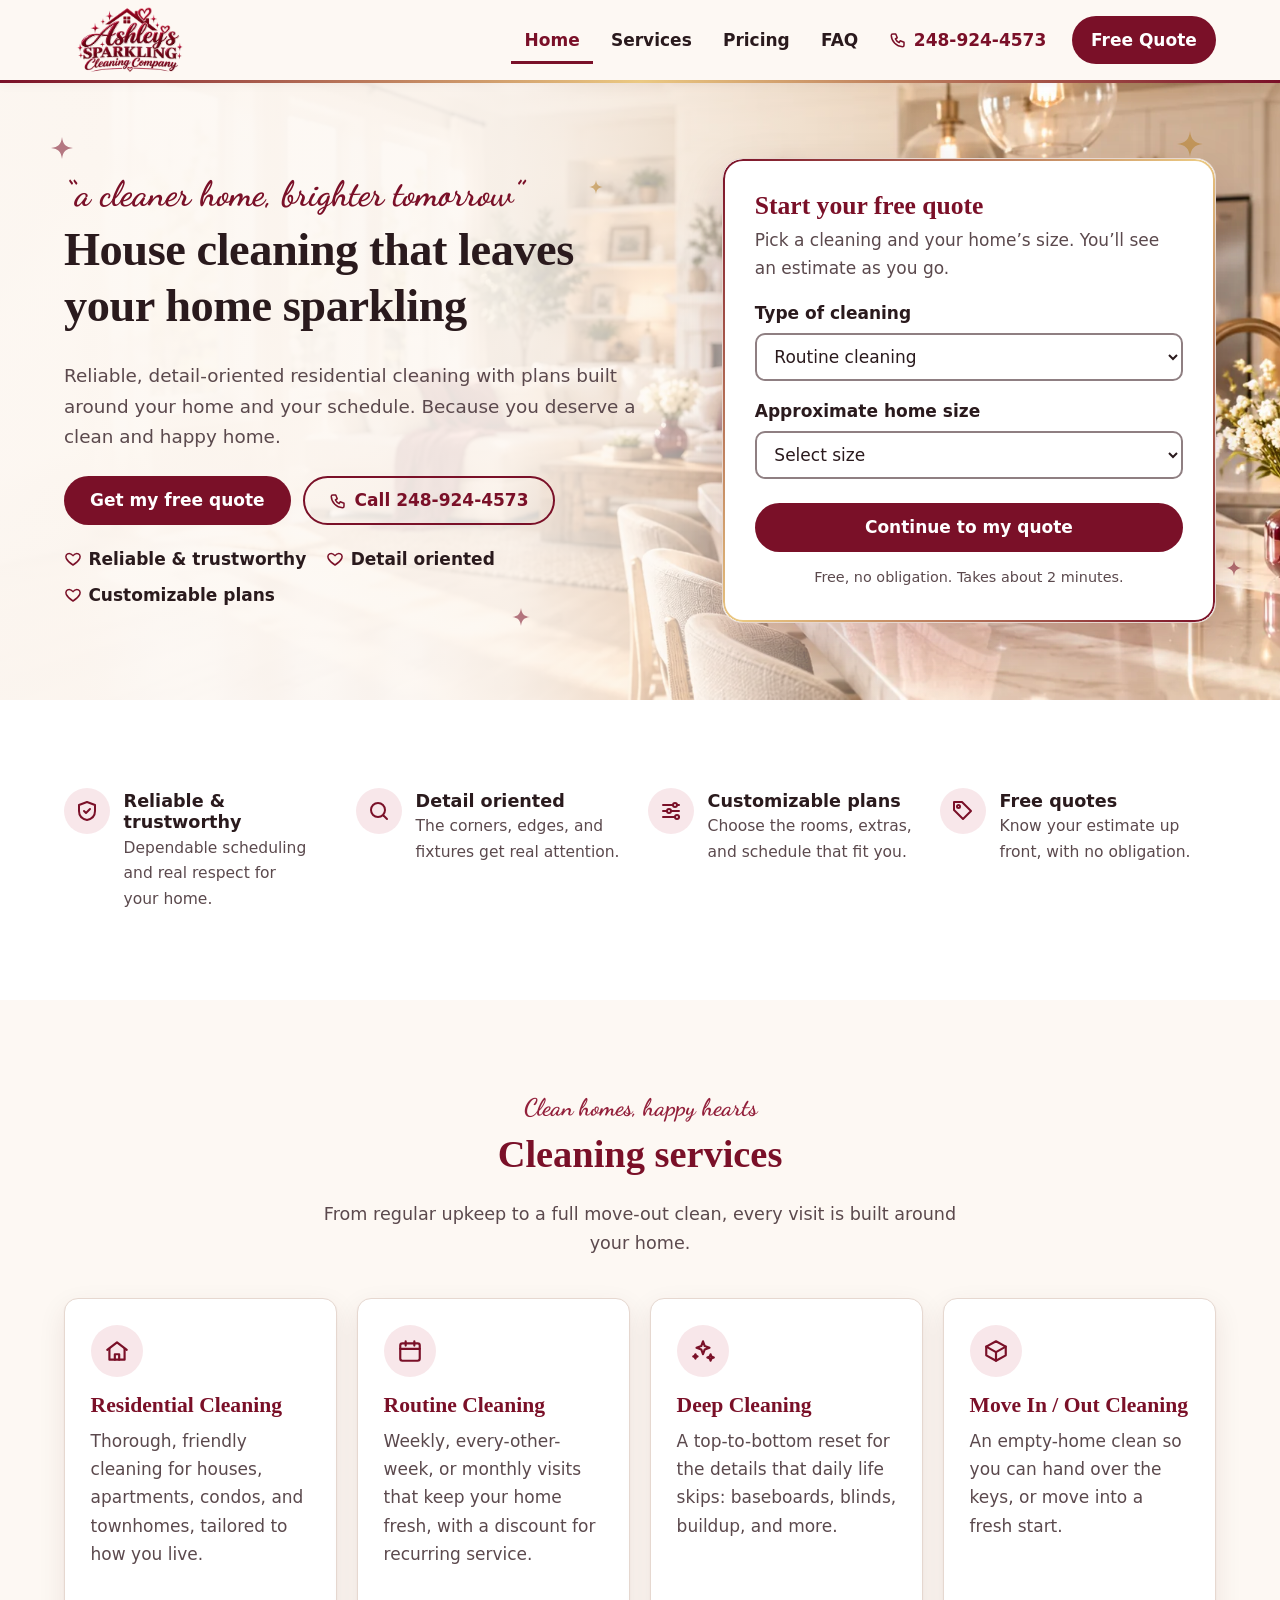
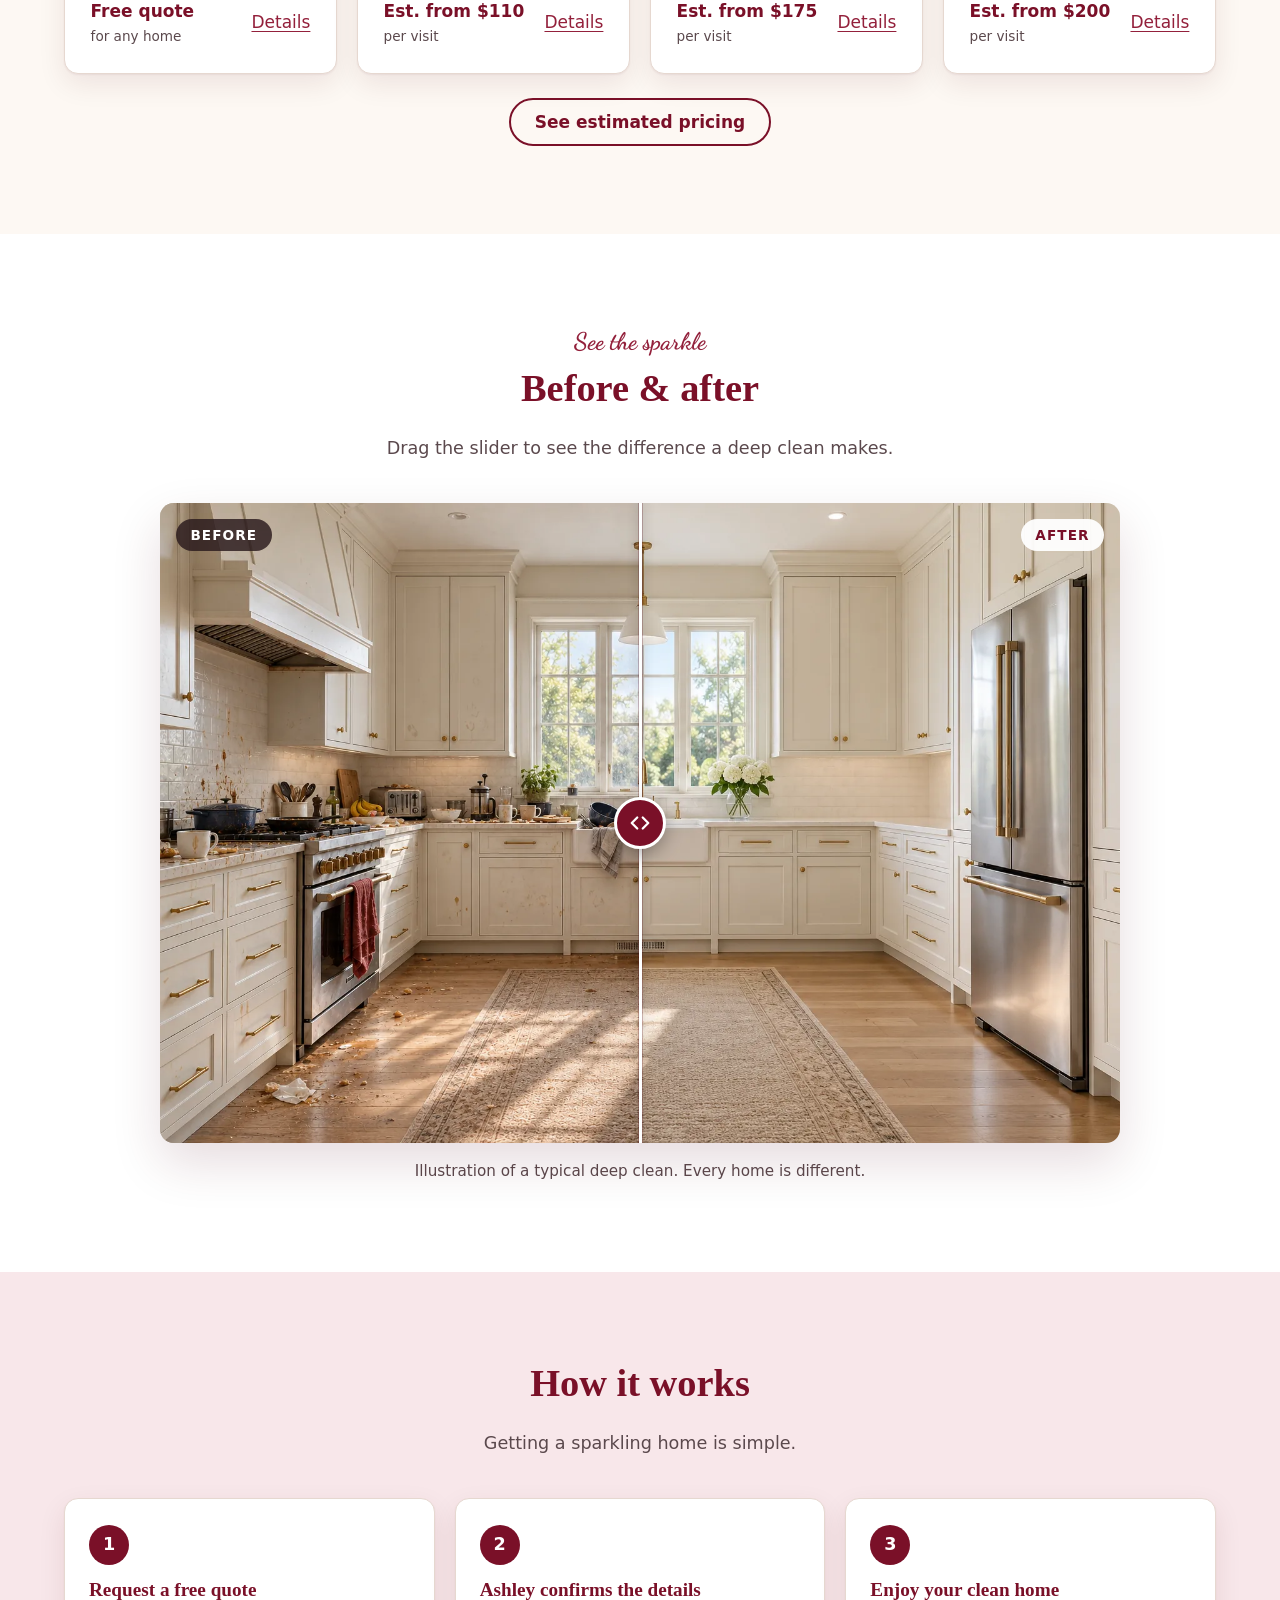
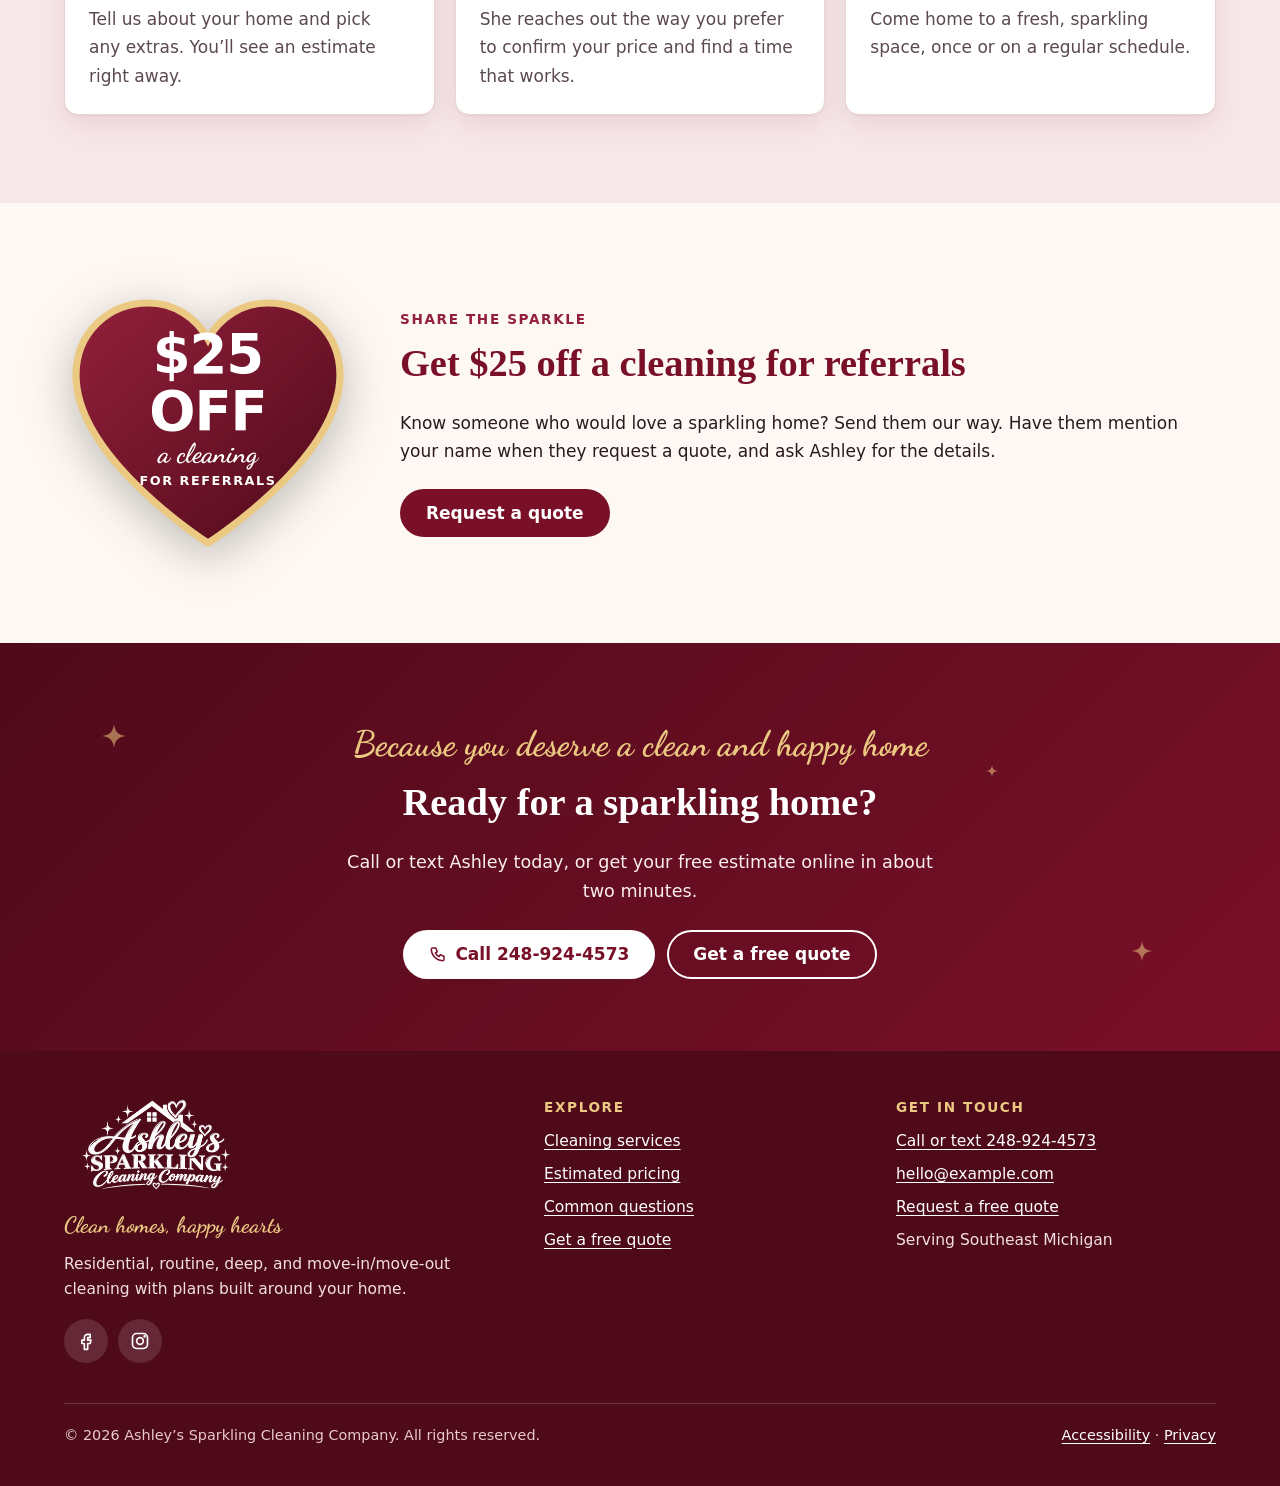
<file: index.html>
<!doctype html>
<html lang="en-US" class="no-js">
<head>
<meta charset="utf-8">
<meta name="viewport" content="width=device-width, initial-scale=1">
<title>House Cleaning | Ashley&#x27;s Sparkling Cleaning Company | Free Quotes</title>
<meta name="description" content="Residential, routine, deep, and move-in/move-out house cleaning from Ashley&#x27;s Sparkling Cleaning Company. Reliable, detail oriented, with customizable plans. Call 248-924-4573 or get a free online quote.">
<meta name="robots" content="index, follow">
<link rel="canonical" href="https://www.example.com/">
<meta name="theme-color" content="#7a1028">
<meta name="format-detection" content="telephone=no">
<meta name="geo.region" content="US-MI">
<meta property="og:type" content="website">
<meta property="og:site_name" content="Ashley&#x27;s Sparkling Cleaning Company">
<meta property="og:title" content="House Cleaning | Ashley&#x27;s Sparkling Cleaning Company | Free Quotes">
<meta property="og:description" content="Residential, routine, deep, and move-in/move-out house cleaning from Ashley&#x27;s Sparkling Cleaning Company. Reliable, detail oriented, with customizable plans. Call 248-924-4573 or get a free online quote.">
<meta property="og:url" content="https://www.example.com/">
<meta property="og:image" content="https://www.example.com/assets/img/og-image.jpg">
<meta property="og:image:width" content="1200">
<meta property="og:image:height" content="630">
<meta property="og:image:alt" content="Ashley&#x27;s Sparkling Cleaning Company logo">
<meta property="og:locale" content="en_US">
<meta name="twitter:card" content="summary_large_image">
<meta name="twitter:title" content="House Cleaning | Ashley&#x27;s Sparkling Cleaning Company | Free Quotes">
<meta name="twitter:description" content="Residential, routine, deep, and move-in/move-out house cleaning from Ashley&#x27;s Sparkling Cleaning Company. Reliable, detail oriented, with customizable plans. Call 248-924-4573 or get a free online quote.">
<meta name="twitter:image" content="https://www.example.com/assets/img/og-image.jpg">
<link rel="icon" href="favicon.ico" sizes="48x48">
<link rel="icon" href="assets/img/icon-192.png" type="image/png" sizes="192x192">
<link rel="apple-touch-icon" href="assets/img/apple-touch-icon.png">
<link rel="manifest" href="site.webmanifest">
<link rel="preload" href="assets/fonts/dancing-script-700.woff2" as="font" type="font/woff2" crossorigin>
<link rel="stylesheet" href="assets/css/site.css?v=3">
<script src="assets/js/pricing.js?v=1" defer></script>
<script src="assets/js/site.js?v=2" defer></script>
<script type="application/ld+json">
{
 "@context": "https://schema.org",
 "@graph": [
  {
   "@type": "WebSite",
   "@id": "https://www.example.com/#website",
   "url": "https://www.example.com/",
   "name": "Ashley's Sparkling Cleaning Company",
   "publisher": {
    "@id": "https://www.example.com/#business"
   },
   "inLanguage": "en-US"
  },
  {
   "@type": [
    "LocalBusiness",
    "HomeAndConstructionBusiness"
   ],
   "@id": "https://www.example.com/#business",
   "name": "Ashley's Sparkling Cleaning Company",
   "slogan": "A cleaner home, brighter tomorrow",
   "url": "https://www.example.com/",
   "logo": "https://www.example.com/assets/img/logo.png",
   "image": "https://www.example.com/assets/img/og-image.jpg",
   "telephone": "+12489244573",
   "description": "Residential, routine, deep, and move-in/move-out house cleaning with customizable cleaning plans and free quotes.",
   "areaServed": {
    "@type": "State",
    "name": "Michigan"
   },
   "address": {
    "@type": "PostalAddress",
    "addressRegion": "MI",
    "addressCountry": "US"
   },
   "priceRange": "$$",
   "makesOffer": [
    {
     "@type": "Offer",
     "itemOffered": {
      "@type": "Service",
      "name": "Residential cleaning",
      "url": "https://www.example.com/services/#residential"
     }
    },
    {
     "@type": "Offer",
     "itemOffered": {
      "@type": "Service",
      "name": "Routine cleaning",
      "url": "https://www.example.com/services/#routine"
     }
    },
    {
     "@type": "Offer",
     "itemOffered": {
      "@type": "Service",
      "name": "Deep cleaning",
      "url": "https://www.example.com/services/#deep"
     }
    },
    {
     "@type": "Offer",
     "itemOffered": {
      "@type": "Service",
      "name": "Move-in / move-out cleaning",
      "url": "https://www.example.com/services/#move"
     }
    }
   ],
   "contactPoint": {
    "@type": "ContactPoint",
    "telephone": "+12489244573",
    "contactType": "customer service",
    "areaServed": "US-MI",
    "availableLanguage": "English"
   }
  }
 ]
}
</script>
</head>
<body>
<a class="skip-link" href="#main">Skip to main content</a>
<header class="site-header">
  <div class="wrap">
    <a class="brand" href="./" aria-label="Ashley’s Sparkling Cleaning Company home">
      <picture><source srcset="assets/img/logo-360.webp" type="image/webp"><img src="assets/img/logo-360.png" alt="Ashley’s Sparkling Cleaning Company" width="131" height="66" decoding="async"></picture>
    </a>
    <button class="nav-toggle" type="button" aria-expanded="false" aria-controls="site-nav"><svg aria-hidden="true" focusable="false" width="20" height="20" viewBox="0 0 24 24" fill="none" stroke="currentColor" stroke-width="2" stroke-linecap="round" stroke-linejoin="round"><path d="M3 6h18M3 12h18M3 18h18"/></svg>Menu</button>
    <nav id="site-nav" class="site-nav" aria-label="Main">
      <ul>
        <li><a href="./" aria-current="page">Home</a></li><li><a href="services/">Services</a></li><li><a href="services/#pricing">Pricing</a></li><li><a href="services/#faq">FAQ</a></li><li class="nav-phone"><a href="tel:+12489244573"><svg aria-hidden="true" focusable="false" width="18" height="18" viewBox="0 0 24 24" fill="none" stroke="currentColor" stroke-width="2" stroke-linecap="round" stroke-linejoin="round"><path d="M5 4h4l2 5-2.5 1.5a11 11 0 005 5L15 13l5 2v4a2 2 0 01-2 2A16 16 0 013 6a2 2 0 012-2"/></svg> <span>248-924-4573</span></a></li><li class="nav-cta"><a href="quote/">Free Quote</a></li>
      </ul>
    </nav>
  </div>
</header>
<main id="main" tabindex="-1">
<section class="hero" aria-labelledby="hero-heading">
  <picture class="hero-media">
    <source type="image/webp" srcset="assets/img/hero-960.webp 960w, assets/img/hero-1916.webp 1916w" sizes="100vw">
    <img src="assets/img/hero-1916.jpg" alt="" width="1916" height="821" fetchpriority="high" decoding="async">
  </picture>
  <svg class="sparkle" aria-hidden="true" focusable="false" width="22" height="22" viewBox="0 0 24 24" fill="currentColor" style="top:9%;left:4%"><path d="M12 0C13 8 16 11 24 12 16 13 13 16 12 24 11 16 8 13 0 12 8 11 11 8 12 0Z"/></svg><svg class="sparkle gold" aria-hidden="true" focusable="false" width="14" height="14" viewBox="0 0 24 24" fill="currentColor" style="top:16%;left:46%"><path d="M12 0C13 8 16 11 24 12 16 13 13 16 12 24 11 16 8 13 0 12 8 11 11 8 12 0Z"/></svg><svg class="sparkle" aria-hidden="true" focusable="false" width="18" height="18" viewBox="0 0 24 24" fill="currentColor" style="bottom:12%;left:40%"><path d="M12 0C13 8 16 11 24 12 16 13 13 16 12 24 11 16 8 13 0 12 8 11 11 8 12 0Z"/></svg><svg class="sparkle gold" aria-hidden="true" focusable="false" width="26" height="26" viewBox="0 0 24 24" fill="currentColor" style="top:8%;right:6%"><path d="M12 0C13 8 16 11 24 12 16 13 13 16 12 24 11 16 8 13 0 12 8 11 11 8 12 0Z"/></svg><svg class="sparkle" aria-hidden="true" focusable="false" width="16" height="16" viewBox="0 0 24 24" fill="currentColor" style="bottom:20%;right:3%"><path d="M12 0C13 8 16 11 24 12 16 13 13 16 12 24 11 16 8 13 0 12 8 11 11 8 12 0Z"/></svg>
  <div class="wrap hero-grid">
    <div>
      <p class="tagline script">“a cleaner home, brighter tomorrow”</p>
      <h1 id="hero-heading">House cleaning that leaves your home sparkling</h1>
      <p class="hero-lede">Reliable, detail-oriented residential cleaning with plans built around your home and your schedule. Because you deserve a clean and happy home.</p>
      <div class="btn-row">
        <a class="btn btn-primary" href="quote/">Get my free quote</a>
        <a class="btn btn-outline" href="tel:+12489244573"><svg aria-hidden="true" focusable="false" width="18" height="18" viewBox="0 0 24 24" fill="none" stroke="currentColor" stroke-width="2" stroke-linecap="round" stroke-linejoin="round"><path d="M5 4h4l2 5-2.5 1.5a11 11 0 005 5L15 13l5 2v4a2 2 0 01-2 2A16 16 0 013 6a2 2 0 012-2"/></svg> Call 248-924-4573</a>
      </div>
      <ul class="hero-points">
        <li><svg aria-hidden="true" focusable="false" width="18" height="18" viewBox="0 0 24 24" fill="none" stroke="currentColor" stroke-width="2" stroke-linecap="round" stroke-linejoin="round"><path d="M12 20s-7-4.4-9-8.8C1.6 8 3.6 4.5 7 4.5c2 0 3.4 1.1 5 3 1.6-1.9 3-3 5-3 3.4 0 5.4 3.5 4 6.7C19 15.6 12 20 12 20z"/></svg> Reliable &amp; trustworthy</li>
        <li><svg aria-hidden="true" focusable="false" width="18" height="18" viewBox="0 0 24 24" fill="none" stroke="currentColor" stroke-width="2" stroke-linecap="round" stroke-linejoin="round"><path d="M12 20s-7-4.4-9-8.8C1.6 8 3.6 4.5 7 4.5c2 0 3.4 1.1 5 3 1.6-1.9 3-3 5-3 3.4 0 5.4 3.5 4 6.7C19 15.6 12 20 12 20z"/></svg> Detail oriented</li>
        <li><svg aria-hidden="true" focusable="false" width="18" height="18" viewBox="0 0 24 24" fill="none" stroke="currentColor" stroke-width="2" stroke-linecap="round" stroke-linejoin="round"><path d="M12 20s-7-4.4-9-8.8C1.6 8 3.6 4.5 7 4.5c2 0 3.4 1.1 5 3 1.6-1.9 3-3 5-3 3.4 0 5.4 3.5 4 6.7C19 15.6 12 20 12 20z"/></svg> Customizable plans</li>
      </ul>
    </div>
    <form class="quick-card" action="quote/" method="get" aria-labelledby="quick-heading">
      <h2 id="quick-heading">Start your free quote</h2>
      <p>Pick a cleaning and your home’s size. You’ll see an estimate as you go.</p>
      <div class="field">
        <label for="quick-service">Type of cleaning</label>
        <select id="quick-service" name="service"><option value="Routine cleaning">Routine cleaning</option><option value="Deep cleaning">Deep cleaning</option><option value="Move-in / move-out cleaning">Move-in / move-out cleaning</option><option value="Not sure, help me choose">Not sure, help me choose</option></select>
      </div>
      <div class="field">
        <label for="quick-size">Approximate home size</label>
        <select id="quick-size" name="size"><option value="">Select size</option><option value="Under 1,000 sq ft">Under 1,000 sq ft</option><option value="1,000–1,499 sq ft">1,000–1,499 sq ft</option><option value="1,500–1,999 sq ft">1,500–1,999 sq ft</option><option value="2,000–2,499 sq ft">2,000–2,499 sq ft</option><option value="2,500–2,999 sq ft">2,500–2,999 sq ft</option><option value="3,000–3,999 sq ft">3,000–3,999 sq ft</option><option value="4,000+ sq ft">4,000+ sq ft</option><option value="Not sure">Not sure</option></select>
      </div>
      <div class="btn-row"><button class="btn btn-primary btn-block" type="submit">Continue to my quote</button></div>
      <p class="small-note">Free, no obligation. Takes about 2 minutes.</p>
    </form>
  </div>
</section>

<section class="section section-alt" aria-labelledby="why-heading">
  <div class="wrap">
    <h2 id="why-heading" class="visually-hidden">Why choose Ashley’s</h2>
    <div class="trust">
      <div class="trust-item"><div class="card-icon"><svg aria-hidden="true" focusable="false" width="24" height="24" viewBox="0 0 24 24" fill="none" stroke="currentColor" stroke-width="2" stroke-linecap="round" stroke-linejoin="round"><path d="M12 3l8 3v6c0 5-3.5 8-8 9-4.5-1-8-4-8-9V6z"/><path d="M9 12l2 2 4-4"/></svg></div><div><h3>Reliable &amp; trustworthy</h3><p>Dependable scheduling and real respect for your home.</p></div></div>
      <div class="trust-item"><div class="card-icon"><svg aria-hidden="true" focusable="false" width="24" height="24" viewBox="0 0 24 24" fill="none" stroke="currentColor" stroke-width="2" stroke-linecap="round" stroke-linejoin="round"><circle cx="11" cy="11" r="7"/><path d="M20 20l-3.5-3.5"/></svg></div><div><h3>Detail oriented</h3><p>The corners, edges, and fixtures get real attention.</p></div></div>
      <div class="trust-item"><div class="card-icon"><svg aria-hidden="true" focusable="false" width="24" height="24" viewBox="0 0 24 24" fill="none" stroke="currentColor" stroke-width="2" stroke-linecap="round" stroke-linejoin="round"><path d="M4 6h10M18 6h2M4 12h4M12 12h8M4 18h12M20 18h0"/><circle cx="16" cy="6" r="2"/><circle cx="10" cy="12" r="2"/><circle cx="18" cy="18" r="2"/></svg></div><div><h3>Customizable plans</h3><p>Choose the rooms, extras, and schedule that fit you.</p></div></div>
      <div class="trust-item"><div class="card-icon"><svg aria-hidden="true" focusable="false" width="24" height="24" viewBox="0 0 24 24" fill="none" stroke="currentColor" stroke-width="2" stroke-linecap="round" stroke-linejoin="round"><path d="M20 12l-8 8-9-9V3h8z"/><circle cx="7.5" cy="7.5" r="1.5"/></svg></div><div><h3>Free quotes</h3><p>Know your estimate up front, with no obligation.</p></div></div>
    </div>
  </div>
</section>

<section class="section" aria-labelledby="services-heading">
  <div class="wrap">
    <div class="section-head center">
      <span class="script" aria-hidden="true">Clean homes, happy hearts</span>
      <h2 id="services-heading">Cleaning services</h2>
      <p>From regular upkeep to a full move-out clean, every visit is built around your home.</p>
    </div>
    <div class="grid grid-4">
      <article class="card">
        <div class="card-icon"><svg aria-hidden="true" focusable="false" width="26" height="26" viewBox="0 0 24 24" fill="none" stroke="currentColor" stroke-width="2" stroke-linecap="round" stroke-linejoin="round"><path d="M3 11l9-7 9 7"/><path d="M5 10v10h14V10"/><path d="M10 20v-5h4v5"/></svg></div>
        <h3>Residential Cleaning</h3>
        <p>Thorough, friendly cleaning for houses, apartments, condos, and townhomes, tailored to how you live.</p>
        <div class="card-foot"><span class="price-tag">Free quote<small>for any home</small></span><a href="services/#residential">Details<span class="visually-hidden"> about residential cleaning</span></a></div>
      </article><article class="card">
        <div class="card-icon"><svg aria-hidden="true" focusable="false" width="26" height="26" viewBox="0 0 24 24" fill="none" stroke="currentColor" stroke-width="2" stroke-linecap="round" stroke-linejoin="round"><rect x="3" y="5" width="18" height="16" rx="2"/><path d="M16 3v4M8 3v4M3 10h18"/></svg></div>
        <h3>Routine Cleaning</h3>
        <p>Weekly, every-other-week, or monthly visits that keep your home fresh, with a discount for recurring service.</p>
        <div class="card-foot"><span class="price-tag">Est. from <span data-price-from="Routine cleaning">$110</span><small>per visit</small></span><a href="services/#routine">Details<span class="visually-hidden"> about routine cleaning</span></a></div>
      </article><article class="card">
        <div class="card-icon"><svg aria-hidden="true" focusable="false" width="26" height="26" viewBox="0 0 24 24" fill="none" stroke="currentColor" stroke-width="2" stroke-linecap="round" stroke-linejoin="round"><path d="M12 3l1.6 4.4L18 9l-4.4 1.6L12 15l-1.6-4.4L6 9l4.4-1.6z"/><path d="M19 15l.8 2.2L22 18l-2.2.8L19 21l-.8-2.2L16 18l2.2-.8z"/><path d="M5 15l.6 1.4L7 17l-1.4.6L5 19l-.6-1.4L3 17l1.4-.6z"/></svg></div>
        <h3>Deep Cleaning</h3>
        <p>A top-to-bottom reset for the details that daily life skips: baseboards, blinds, buildup, and more.</p>
        <div class="card-foot"><span class="price-tag">Est. from <span data-price-from="Deep cleaning">$175</span><small>per visit</small></span><a href="services/#deep">Details<span class="visually-hidden"> about deep cleaning</span></a></div>
      </article><article class="card">
        <div class="card-icon"><svg aria-hidden="true" focusable="false" width="26" height="26" viewBox="0 0 24 24" fill="none" stroke="currentColor" stroke-width="2" stroke-linecap="round" stroke-linejoin="round"><path d="M21 8l-9-5-9 5 9 5 9-5z"/><path d="M3 8v8l9 5 9-5V8"/><path d="M12 13v8"/></svg></div>
        <h3>Move In / Out Cleaning</h3>
        <p>An empty-home clean so you can hand over the keys, or move into a fresh start.</p>
        <div class="card-foot"><span class="price-tag">Est. from <span data-price-from="Move-in / move-out cleaning">$200</span><small>per visit</small></span><a href="services/#move">Details<span class="visually-hidden"> about move in / out cleaning</span></a></div>
      </article>
    </div>
    <div class="btn-row" style="justify-content:center"><a class="btn btn-outline" href="services/#pricing">See estimated pricing</a></div>
  </div>
</section>

<section class="section section-alt" aria-labelledby="ba-heading">
  <div class="wrap">
    <div class="section-head center">
      <span class="script" aria-hidden="true">See the sparkle</span>
      <h2 id="ba-heading">Before &amp; after</h2>
      <p>Drag the slider to see the difference a deep clean makes.</p>
    </div>
    <div class="ba" data-ba>
      <picture>
        <source type="image/webp" srcset="assets/img/ba-after-800.webp 800w, assets/img/ba-after-1536.webp 1536w" sizes="(min-width: 64rem) 60rem, calc(100vw - 2rem)">
        <img class="ba-after" src="assets/img/ba-after-1536.jpg" alt="After: the same kitchen, spotless, with clear countertops, an empty sink, a shining refrigerator, and clean floors." width="1536" height="1024" loading="lazy" decoding="async" draggable="false">
      </picture>
      <picture>
        <source type="image/webp" srcset="assets/img/ba-before-800.webp 800w, assets/img/ba-before-1536.webp 1536w" sizes="(min-width: 64rem) 60rem, calc(100vw - 2rem)">
        <img class="ba-before" src="assets/img/ba-before-1536.jpg" alt="Before: a messy kitchen with dirty dishes piled in the sink, cluttered countertops covered in crumbs and spills, a splattered backsplash, a smudged refrigerator, and crumbs on the floor." width="1536" height="1024" loading="lazy" decoding="async" draggable="false">
      </picture>
      <span class="ba-label ba-label-before" aria-hidden="true">Before</span>
      <span class="ba-label ba-label-after" aria-hidden="true">After</span>
      <div class="ba-handle" aria-hidden="true"><span class="ba-knob"><svg aria-hidden="true" focusable="false" width="22" height="22" viewBox="0 0 24 24" fill="none" stroke="currentColor" stroke-width="2.5" stroke-linecap="round" stroke-linejoin="round"><path d="M9 6l-6 6 6 6M15 6l6 6-6 6"/></svg></span></div>
      <input class="ba-range" type="range" min="0" max="100" step="1" value="50" aria-label="Before and after comparison. Higher values show more of the before photo.">
    </div>
    <p class="ba-caption">Illustration of a typical deep clean. Every home is different.</p>
  </div>
</section>

<section class="section section-blush" aria-labelledby="how-heading">
  <div class="wrap">
    <div class="section-head center">
      <h2 id="how-heading">How it works</h2>
      <p>Getting a sparkling home is simple.</p>
    </div>
    <ol class="steps">
      <li><h3>Request a free quote</h3><p>Tell us about your home and pick any extras. You’ll see an estimate right away.</p></li>
      <li><h3>Ashley confirms the details</h3><p>She reaches out the way you prefer to confirm your price and find a time that works.</p></li>
      <li><h3>Enjoy your clean home</h3><p>Come home to a fresh, sparkling space, once or on a regular schedule.</p></li>
    </ol>
  </div>
</section>

<section class="section" aria-labelledby="referral-heading">
  <div class="wrap referral">
    <div class="heart-badge">
      <svg viewBox="0 0 240 220" aria-hidden="true" focusable="false"><defs><linearGradient id="hg" x1="0" y1="0" x2="1" y2="1"><stop offset="0" stop-color="#93203b"/><stop offset="1" stop-color="#4f0a1a"/></linearGradient></defs><path d="M120 210S10 140 10 70C10 35 37 10 70 10c22 0 40 12 50 30 10-18 28-30 50-30 33 0 60 25 60 60 0 70-110 140-110 140z" fill="url(#hg)" stroke="#ebc982" stroke-width="6"/></svg>
      <div class="badge-text"><span class="amt">$25 OFF</span><span class="sub">a cleaning</span><span class="tiny">for referrals</span></div>
    </div>
    <div>
      <span class="eyebrow">Share the sparkle</span>
      <h2 id="referral-heading">Get $25 off a cleaning for referrals</h2>
      <p>Know someone who would love a sparkling home? Send them our way. Have them mention your name when they request a quote, and ask Ashley for the details.</p>
      <div class="btn-row"><a class="btn btn-primary" href="quote/">Request a quote</a></div>
    </div>
  </div>
</section>

<section class="cta-band" aria-labelledby="cta-heading">
  <svg class="sparkle gold" aria-hidden="true" focusable="false" width="24" height="24" viewBox="0 0 24 24" fill="currentColor" style="top:20%;left:8%"><path d="M12 0C13 8 16 11 24 12 16 13 13 16 12 24 11 16 8 13 0 12 8 11 11 8 12 0Z"/></svg><svg class="sparkle gold" aria-hidden="true" focusable="false" width="20" height="20" viewBox="0 0 24 24" fill="currentColor" style="bottom:22%;right:10%"><path d="M12 0C13 8 16 11 24 12 16 13 13 16 12 24 11 16 8 13 0 12 8 11 11 8 12 0Z"/></svg><svg class="sparkle gold" aria-hidden="true" focusable="false" width="12" height="12" viewBox="0 0 24 24" fill="currentColor" style="top:30%;right:22%"><path d="M12 0C13 8 16 11 24 12 16 13 13 16 12 24 11 16 8 13 0 12 8 11 11 8 12 0Z"/></svg>
  <div class="wrap">
    <span class="script" aria-hidden="true">Because you deserve a clean and happy home</span>
    <h2 id="cta-heading">Ready for a sparkling home?</h2>
    <p>Call or text Ashley today, or get your free estimate online in about two minutes.</p>
    <div class="btn-row">
      <a class="btn btn-light" href="tel:+12489244573"><svg aria-hidden="true" focusable="false" width="18" height="18" viewBox="0 0 24 24" fill="none" stroke="currentColor" stroke-width="2" stroke-linecap="round" stroke-linejoin="round"><path d="M5 4h4l2 5-2.5 1.5a11 11 0 005 5L15 13l5 2v4a2 2 0 01-2 2A16 16 0 013 6a2 2 0 012-2"/></svg> Call 248-924-4573</a>
      <a class="btn btn-ghost" href="quote/">Get a free quote</a>
    </div>
  </div>
</section>
</main>
<footer class="site-footer">
  <div class="wrap">
    <div class="footer-grid">
      <div>
        <picture><source srcset="assets/img/logo-white-360.webp" type="image/webp"><img class="footer-logo" src="assets/img/logo-white-360.png" alt="Ashley’s Sparkling Cleaning Company" width="183" height="92" loading="lazy" decoding="async"></picture>
        <p class="script">Clean homes, happy hearts</p>
        <p>Residential, routine, deep, and move-in/move-out cleaning with plans built around your home.</p>
        <div class="social">
          <a href="https://www.facebook.com/" rel="noopener"><svg aria-hidden="true" focusable="false" width="20" height="20" viewBox="0 0 24 24" fill="none" stroke="currentColor" stroke-width="2" stroke-linecap="round" stroke-linejoin="round"><path d="M14 8h3V4h-3a4 4 0 00-4 4v3H7v4h3v7h4v-7h3l1-4h-4V8a0 0 0 010 0z"/></svg><span class="visually-hidden">Ashley’s Sparkling Cleaning Company on Facebook</span></a>
          <a href="https://www.instagram.com/" rel="noopener"><svg aria-hidden="true" focusable="false" width="20" height="20" viewBox="0 0 24 24" fill="none" stroke="currentColor" stroke-width="2" stroke-linecap="round" stroke-linejoin="round"><rect x="3" y="3" width="18" height="18" rx="5"/><circle cx="12" cy="12" r="4"/><circle cx="17.5" cy="6.5" r="0.6" fill="currentColor"/></svg><span class="visually-hidden">Ashley’s Sparkling Cleaning Company on Instagram</span></a>
        </div>
      </div>
      <div>
        <h2>Explore</h2>
        <ul>
          <li><a href="services/">Cleaning services</a></li>
          <li><a href="services/#pricing">Estimated pricing</a></li>
          <li><a href="services/#faq">Common questions</a></li>
          <li><a href="quote/">Get a free quote</a></li>
        </ul>
      </div>
      <div>
        <h2>Get in touch</h2>
        <ul>
          <li><a href="tel:+12489244573">Call or text 248-924-4573</a></li>
          <li><a href="mailto:hello@example.com">hello@example.com</a></li>
          <li><a href="quote/">Request a free quote</a></li>
          <li>Serving Southeast Michigan</li>
        </ul>
      </div>
    </div>
    <div class="footer-bottom">
      <p>&copy; <span data-year>2026</span> Ashley’s Sparkling Cleaning Company. All rights reserved.</p>
      <p><a href="accessibility/">Accessibility</a> · <a href="privacy/">Privacy</a></p>
    </div>
  </div>
</footer>
<nav class="call-bar" aria-label="Quick contact">
  <a class="call" href="tel:+12489244573"><svg aria-hidden="true" focusable="false" width="18" height="18" viewBox="0 0 24 24" fill="none" stroke="currentColor" stroke-width="2" stroke-linecap="round" stroke-linejoin="round"><path d="M5 4h4l2 5-2.5 1.5a11 11 0 005 5L15 13l5 2v4a2 2 0 01-2 2A16 16 0 013 6a2 2 0 012-2"/></svg> Call Ashley</a>
  <a class="book" href="quote/"><svg aria-hidden="true" focusable="false" width="18" height="18" viewBox="0 0 24 24" fill="none" stroke="currentColor" stroke-width="2" stroke-linecap="round" stroke-linejoin="round"><path d="M20 12l-8 8-9-9V3h8z"/><circle cx="7.5" cy="7.5" r="1.5"/></svg> Free quote</a>
</nav>
</body>
</html>
</file>
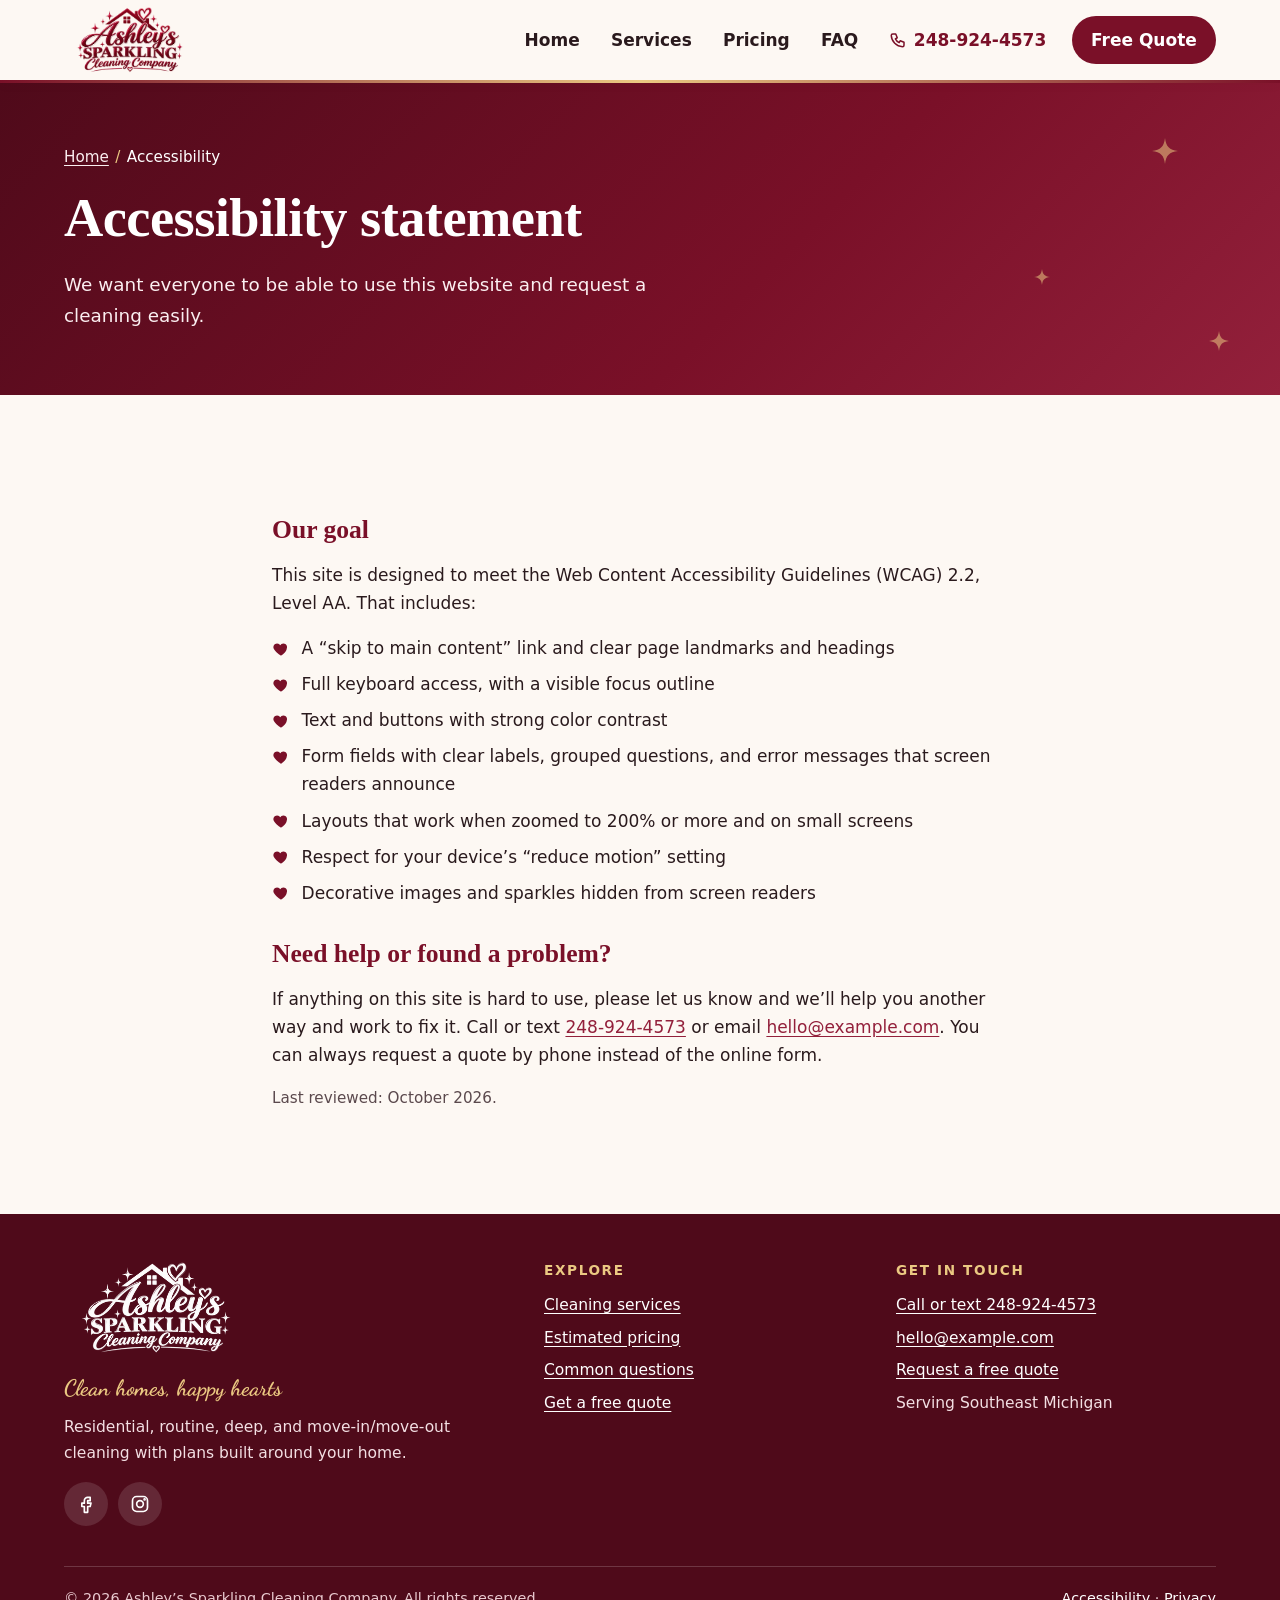
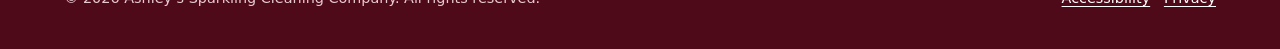
<file: accessibility/index.html>
<!doctype html>
<html lang="en-US" class="no-js">
<head>
<meta charset="utf-8">
<meta name="viewport" content="width=device-width, initial-scale=1">
<title>Accessibility | Ashley&#x27;s Sparkling Cleaning Company</title>
<meta name="description" content="Accessibility statement for the Ashley&#x27;s Sparkling Cleaning Company website.">
<meta name="robots" content="index, follow">
<link rel="canonical" href="https://www.example.com/accessibility/">
<meta name="theme-color" content="#7a1028">
<meta name="format-detection" content="telephone=no">
<meta name="geo.region" content="US-MI">
<meta property="og:type" content="website">
<meta property="og:site_name" content="Ashley&#x27;s Sparkling Cleaning Company">
<meta property="og:title" content="Accessibility | Ashley&#x27;s Sparkling Cleaning Company">
<meta property="og:description" content="Accessibility statement for the Ashley&#x27;s Sparkling Cleaning Company website.">
<meta property="og:url" content="https://www.example.com/accessibility/">
<meta property="og:image" content="https://www.example.com/assets/img/og-image.jpg">
<meta property="og:image:width" content="1200">
<meta property="og:image:height" content="630">
<meta property="og:image:alt" content="Ashley&#x27;s Sparkling Cleaning Company logo">
<meta property="og:locale" content="en_US">
<meta name="twitter:card" content="summary_large_image">
<meta name="twitter:title" content="Accessibility | Ashley&#x27;s Sparkling Cleaning Company">
<meta name="twitter:description" content="Accessibility statement for the Ashley&#x27;s Sparkling Cleaning Company website.">
<meta name="twitter:image" content="https://www.example.com/assets/img/og-image.jpg">
<link rel="icon" href="../favicon.ico" sizes="48x48">
<link rel="icon" href="../assets/img/icon-192.png" type="image/png" sizes="192x192">
<link rel="apple-touch-icon" href="../assets/img/apple-touch-icon.png">
<link rel="manifest" href="../site.webmanifest">
<link rel="preload" href="../assets/fonts/dancing-script-700.woff2" as="font" type="font/woff2" crossorigin>
<link rel="stylesheet" href="../assets/css/site.css?v=3">
<script src="../assets/js/site.js?v=2" defer></script>
<script type="application/ld+json">
{
 "@context": "https://schema.org",
 "@graph": [
  {
   "@type": "WebSite",
   "@id": "https://www.example.com/#website",
   "url": "https://www.example.com/",
   "name": "Ashley's Sparkling Cleaning Company",
   "publisher": {
    "@id": "https://www.example.com/#business"
   },
   "inLanguage": "en-US"
  },
  {
   "@type": [
    "LocalBusiness",
    "HomeAndConstructionBusiness"
   ],
   "@id": "https://www.example.com/#business",
   "name": "Ashley's Sparkling Cleaning Company",
   "slogan": "A cleaner home, brighter tomorrow",
   "url": "https://www.example.com/",
   "logo": "https://www.example.com/assets/img/logo.png",
   "image": "https://www.example.com/assets/img/og-image.jpg",
   "telephone": "+12489244573",
   "description": "Residential, routine, deep, and move-in/move-out house cleaning with customizable cleaning plans and free quotes.",
   "areaServed": {
    "@type": "State",
    "name": "Michigan"
   },
   "address": {
    "@type": "PostalAddress",
    "addressRegion": "MI",
    "addressCountry": "US"
   },
   "priceRange": "$$",
   "makesOffer": [
    {
     "@type": "Offer",
     "itemOffered": {
      "@type": "Service",
      "name": "Residential cleaning",
      "url": "https://www.example.com/services/#residential"
     }
    },
    {
     "@type": "Offer",
     "itemOffered": {
      "@type": "Service",
      "name": "Routine cleaning",
      "url": "https://www.example.com/services/#routine"
     }
    },
    {
     "@type": "Offer",
     "itemOffered": {
      "@type": "Service",
      "name": "Deep cleaning",
      "url": "https://www.example.com/services/#deep"
     }
    },
    {
     "@type": "Offer",
     "itemOffered": {
      "@type": "Service",
      "name": "Move-in / move-out cleaning",
      "url": "https://www.example.com/services/#move"
     }
    }
   ],
   "contactPoint": {
    "@type": "ContactPoint",
    "telephone": "+12489244573",
    "contactType": "customer service",
    "areaServed": "US-MI",
    "availableLanguage": "English"
   }
  },
  {
   "@type": "BreadcrumbList",
   "itemListElement": [
    {
     "@type": "ListItem",
     "position": 1,
     "name": "Home",
     "item": "https://www.example.com/"
    },
    {
     "@type": "ListItem",
     "position": 2,
     "name": "Accessibility",
     "item": "https://www.example.com/accessibility/"
    }
   ]
  }
 ]
}
</script>
</head>
<body>
<a class="skip-link" href="#main">Skip to main content</a>
<header class="site-header">
  <div class="wrap">
    <a class="brand" href="../" aria-label="Ashley’s Sparkling Cleaning Company home">
      <picture><source srcset="../assets/img/logo-360.webp" type="image/webp"><img src="../assets/img/logo-360.png" alt="Ashley’s Sparkling Cleaning Company" width="131" height="66" decoding="async"></picture>
    </a>
    <button class="nav-toggle" type="button" aria-expanded="false" aria-controls="site-nav"><svg aria-hidden="true" focusable="false" width="20" height="20" viewBox="0 0 24 24" fill="none" stroke="currentColor" stroke-width="2" stroke-linecap="round" stroke-linejoin="round"><path d="M3 6h18M3 12h18M3 18h18"/></svg>Menu</button>
    <nav id="site-nav" class="site-nav" aria-label="Main">
      <ul>
        <li><a href="../">Home</a></li><li><a href="../services/">Services</a></li><li><a href="../services/#pricing">Pricing</a></li><li><a href="../services/#faq">FAQ</a></li><li class="nav-phone"><a href="tel:+12489244573"><svg aria-hidden="true" focusable="false" width="18" height="18" viewBox="0 0 24 24" fill="none" stroke="currentColor" stroke-width="2" stroke-linecap="round" stroke-linejoin="round"><path d="M5 4h4l2 5-2.5 1.5a11 11 0 005 5L15 13l5 2v4a2 2 0 01-2 2A16 16 0 013 6a2 2 0 012-2"/></svg> <span>248-924-4573</span></a></li><li class="nav-cta"><a href="../quote/">Free Quote</a></li>
      </ul>
    </nav>
  </div>
</header>
<main id="main" tabindex="-1">
<section class="page-hero" aria-labelledby="acc-heading">
  <svg class="sparkle gold" aria-hidden="true" focusable="false" width="26" height="26" viewBox="0 0 24 24" fill="currentColor" style="top:18%;right:8%"><path d="M12 0C13 8 16 11 24 12 16 13 13 16 12 24 11 16 8 13 0 12 8 11 11 8 12 0Z"/></svg><svg class="sparkle gold" aria-hidden="true" focusable="false" width="16" height="16" viewBox="0 0 24 24" fill="currentColor" style="top:60%;right:18%"><path d="M12 0C13 8 16 11 24 12 16 13 13 16 12 24 11 16 8 13 0 12 8 11 11 8 12 0Z"/></svg><svg class="sparkle gold" aria-hidden="true" focusable="false" width="20" height="20" viewBox="0 0 24 24" fill="currentColor" style="bottom:14%;right:4%"><path d="M12 0C13 8 16 11 24 12 16 13 13 16 12 24 11 16 8 13 0 12 8 11 11 8 12 0Z"/></svg>
  <div class="wrap">
    <nav class="breadcrumb" aria-label="Breadcrumb"><ol><li><a href="../">Home</a></li><li><span aria-current="page">Accessibility</span></li></ol></nav>
    
    <h1 id="acc-heading">Accessibility statement</h1>
    <p>We want everyone to be able to use this website and request a cleaning easily.</p>
  </div>
</section>

<section class="section">
  <div class="wrap prose">
    <h2>Our goal</h2>
    <p>This site is designed to meet the Web Content Accessibility Guidelines (WCAG) 2.2, Level AA. That includes:</p>
    <ul class="heart-list">
      <li>A “skip to main content” link and clear page landmarks and headings</li>
      <li>Full keyboard access, with a visible focus outline</li>
      <li>Text and buttons with strong color contrast</li>
      <li>Form fields with clear labels, grouped questions, and error messages that screen readers announce</li>
      <li>Layouts that work when zoomed to 200% or more and on small screens</li>
      <li>Respect for your device’s “reduce motion” setting</li>
      <li>Decorative images and sparkles hidden from screen readers</li>
    </ul>
    <h2>Need help or found a problem?</h2>
    <p>If anything on this site is hard to use, please let us know and we’ll help you another way and work to fix it. Call or text <a href="tel:+12489244573">248-924-4573</a> or email <a href="mailto:hello@example.com">hello@example.com</a>. You can always request a quote by phone instead of the online form.</p>
    <p class="fine-print">Last reviewed: October 2026.</p>
  </div>
</section>
</main>
<footer class="site-footer">
  <div class="wrap">
    <div class="footer-grid">
      <div>
        <picture><source srcset="../assets/img/logo-white-360.webp" type="image/webp"><img class="footer-logo" src="../assets/img/logo-white-360.png" alt="Ashley’s Sparkling Cleaning Company" width="183" height="92" loading="lazy" decoding="async"></picture>
        <p class="script">Clean homes, happy hearts</p>
        <p>Residential, routine, deep, and move-in/move-out cleaning with plans built around your home.</p>
        <div class="social">
          <a href="https://www.facebook.com/" rel="noopener"><svg aria-hidden="true" focusable="false" width="20" height="20" viewBox="0 0 24 24" fill="none" stroke="currentColor" stroke-width="2" stroke-linecap="round" stroke-linejoin="round"><path d="M14 8h3V4h-3a4 4 0 00-4 4v3H7v4h3v7h4v-7h3l1-4h-4V8a0 0 0 010 0z"/></svg><span class="visually-hidden">Ashley’s Sparkling Cleaning Company on Facebook</span></a>
          <a href="https://www.instagram.com/" rel="noopener"><svg aria-hidden="true" focusable="false" width="20" height="20" viewBox="0 0 24 24" fill="none" stroke="currentColor" stroke-width="2" stroke-linecap="round" stroke-linejoin="round"><rect x="3" y="3" width="18" height="18" rx="5"/><circle cx="12" cy="12" r="4"/><circle cx="17.5" cy="6.5" r="0.6" fill="currentColor"/></svg><span class="visually-hidden">Ashley’s Sparkling Cleaning Company on Instagram</span></a>
        </div>
      </div>
      <div>
        <h2>Explore</h2>
        <ul>
          <li><a href="../services/">Cleaning services</a></li>
          <li><a href="../services/#pricing">Estimated pricing</a></li>
          <li><a href="../services/#faq">Common questions</a></li>
          <li><a href="../quote/">Get a free quote</a></li>
        </ul>
      </div>
      <div>
        <h2>Get in touch</h2>
        <ul>
          <li><a href="tel:+12489244573">Call or text 248-924-4573</a></li>
          <li><a href="mailto:hello@example.com">hello@example.com</a></li>
          <li><a href="../quote/">Request a free quote</a></li>
          <li>Serving Southeast Michigan</li>
        </ul>
      </div>
    </div>
    <div class="footer-bottom">
      <p>&copy; <span data-year>2026</span> Ashley’s Sparkling Cleaning Company. All rights reserved.</p>
      <p><a href="../accessibility/">Accessibility</a> · <a href="../privacy/">Privacy</a></p>
    </div>
  </div>
</footer>
<nav class="call-bar" aria-label="Quick contact">
  <a class="call" href="tel:+12489244573"><svg aria-hidden="true" focusable="false" width="18" height="18" viewBox="0 0 24 24" fill="none" stroke="currentColor" stroke-width="2" stroke-linecap="round" stroke-linejoin="round"><path d="M5 4h4l2 5-2.5 1.5a11 11 0 005 5L15 13l5 2v4a2 2 0 01-2 2A16 16 0 013 6a2 2 0 012-2"/></svg> Call Ashley</a>
  <a class="book" href="../quote/"><svg aria-hidden="true" focusable="false" width="18" height="18" viewBox="0 0 24 24" fill="none" stroke="currentColor" stroke-width="2" stroke-linecap="round" stroke-linejoin="round"><path d="M20 12l-8 8-9-9V3h8z"/><circle cx="7.5" cy="7.5" r="1.5"/></svg> Free quote</a>
</nav>
</body>
</html>
</file>
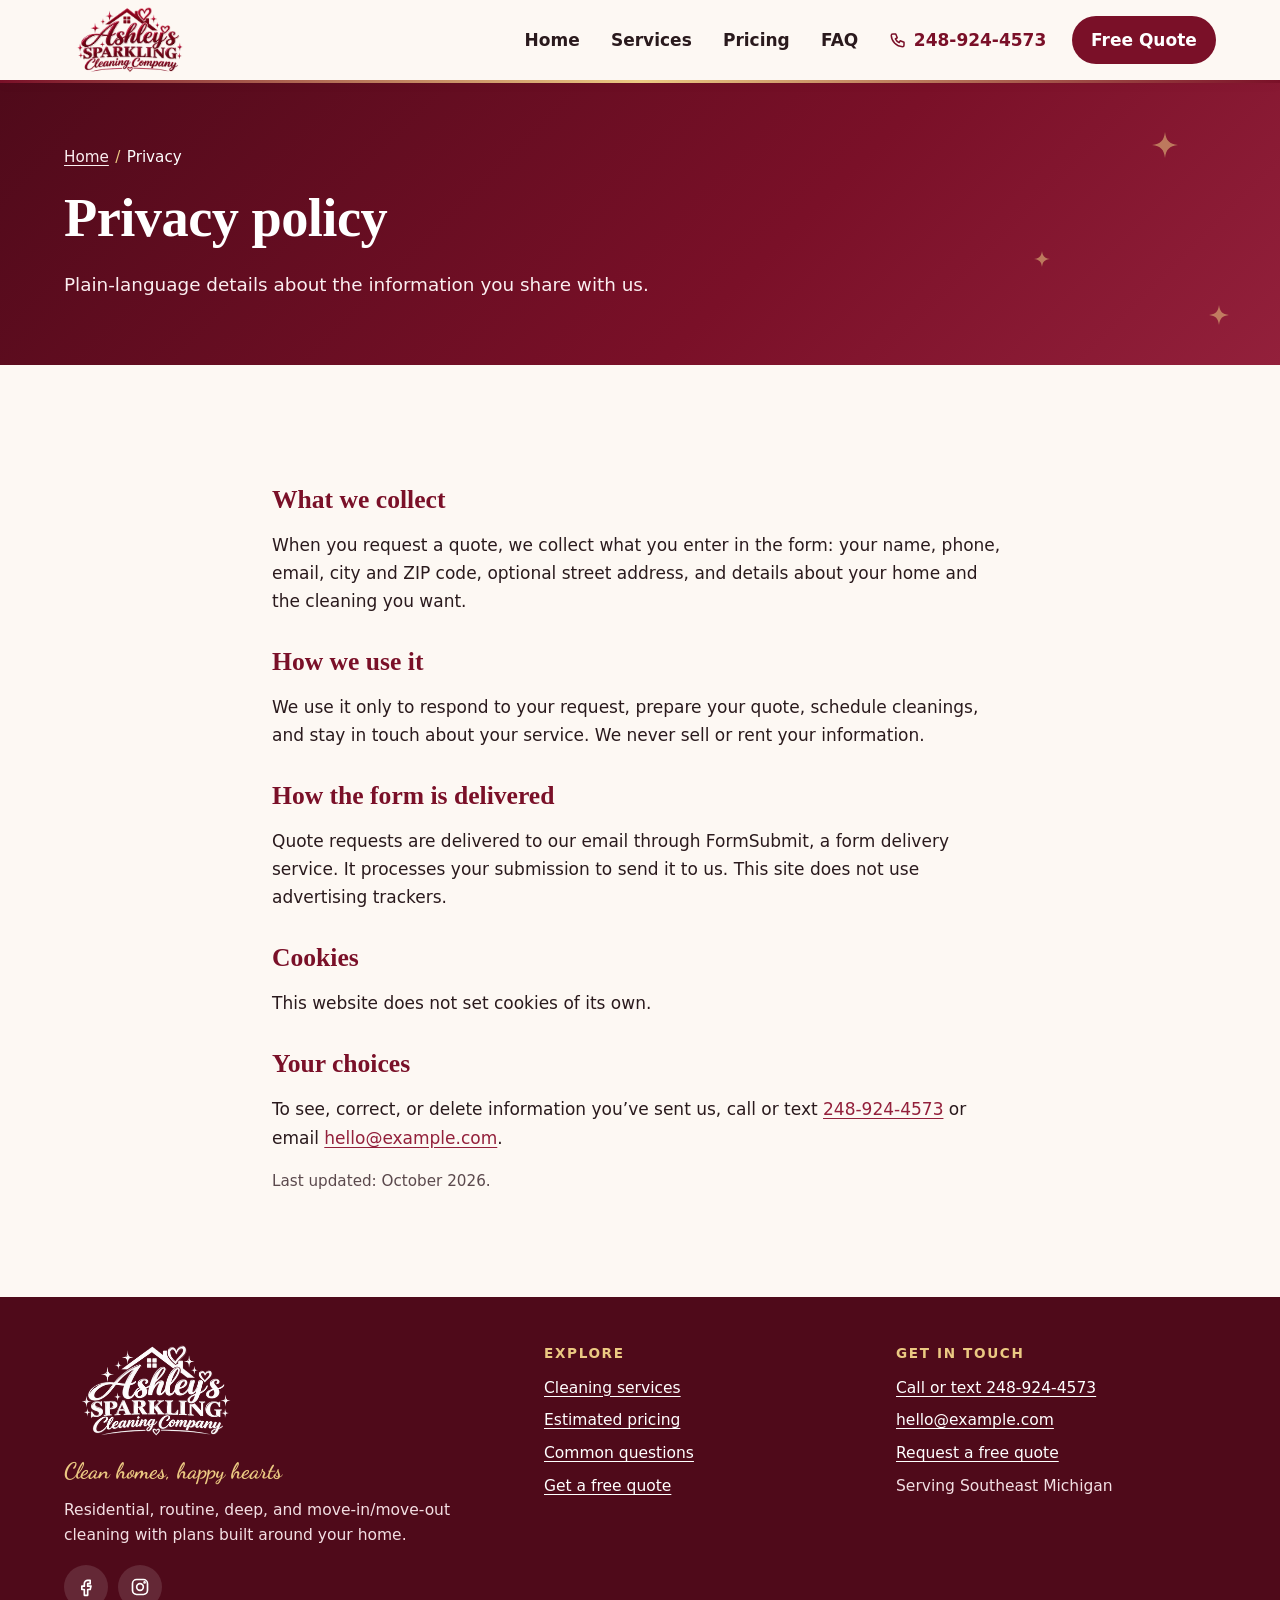
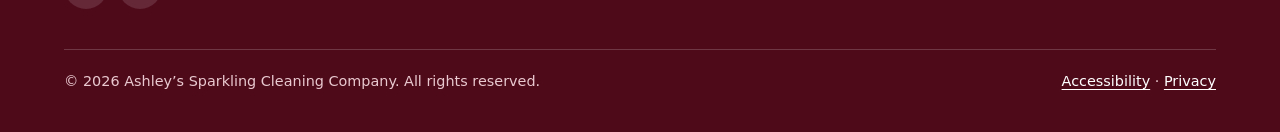
<file: privacy/index.html>
<!doctype html>
<html lang="en-US" class="no-js">
<head>
<meta charset="utf-8">
<meta name="viewport" content="width=device-width, initial-scale=1">
<title>Privacy Policy | Ashley&#x27;s Sparkling Cleaning Company</title>
<meta name="description" content="How Ashley&#x27;s Sparkling Cleaning Company handles the information you share through this website.">
<meta name="robots" content="index, follow">
<link rel="canonical" href="https://www.example.com/privacy/">
<meta name="theme-color" content="#7a1028">
<meta name="format-detection" content="telephone=no">
<meta name="geo.region" content="US-MI">
<meta property="og:type" content="website">
<meta property="og:site_name" content="Ashley&#x27;s Sparkling Cleaning Company">
<meta property="og:title" content="Privacy Policy | Ashley&#x27;s Sparkling Cleaning Company">
<meta property="og:description" content="How Ashley&#x27;s Sparkling Cleaning Company handles the information you share through this website.">
<meta property="og:url" content="https://www.example.com/privacy/">
<meta property="og:image" content="https://www.example.com/assets/img/og-image.jpg">
<meta property="og:image:width" content="1200">
<meta property="og:image:height" content="630">
<meta property="og:image:alt" content="Ashley&#x27;s Sparkling Cleaning Company logo">
<meta property="og:locale" content="en_US">
<meta name="twitter:card" content="summary_large_image">
<meta name="twitter:title" content="Privacy Policy | Ashley&#x27;s Sparkling Cleaning Company">
<meta name="twitter:description" content="How Ashley&#x27;s Sparkling Cleaning Company handles the information you share through this website.">
<meta name="twitter:image" content="https://www.example.com/assets/img/og-image.jpg">
<link rel="icon" href="../favicon.ico" sizes="48x48">
<link rel="icon" href="../assets/img/icon-192.png" type="image/png" sizes="192x192">
<link rel="apple-touch-icon" href="../assets/img/apple-touch-icon.png">
<link rel="manifest" href="../site.webmanifest">
<link rel="preload" href="../assets/fonts/dancing-script-700.woff2" as="font" type="font/woff2" crossorigin>
<link rel="stylesheet" href="../assets/css/site.css?v=3">
<script src="../assets/js/site.js?v=2" defer></script>
<script type="application/ld+json">
{
 "@context": "https://schema.org",
 "@graph": [
  {
   "@type": "WebSite",
   "@id": "https://www.example.com/#website",
   "url": "https://www.example.com/",
   "name": "Ashley's Sparkling Cleaning Company",
   "publisher": {
    "@id": "https://www.example.com/#business"
   },
   "inLanguage": "en-US"
  },
  {
   "@type": [
    "LocalBusiness",
    "HomeAndConstructionBusiness"
   ],
   "@id": "https://www.example.com/#business",
   "name": "Ashley's Sparkling Cleaning Company",
   "slogan": "A cleaner home, brighter tomorrow",
   "url": "https://www.example.com/",
   "logo": "https://www.example.com/assets/img/logo.png",
   "image": "https://www.example.com/assets/img/og-image.jpg",
   "telephone": "+12489244573",
   "description": "Residential, routine, deep, and move-in/move-out house cleaning with customizable cleaning plans and free quotes.",
   "areaServed": {
    "@type": "State",
    "name": "Michigan"
   },
   "address": {
    "@type": "PostalAddress",
    "addressRegion": "MI",
    "addressCountry": "US"
   },
   "priceRange": "$$",
   "makesOffer": [
    {
     "@type": "Offer",
     "itemOffered": {
      "@type": "Service",
      "name": "Residential cleaning",
      "url": "https://www.example.com/services/#residential"
     }
    },
    {
     "@type": "Offer",
     "itemOffered": {
      "@type": "Service",
      "name": "Routine cleaning",
      "url": "https://www.example.com/services/#routine"
     }
    },
    {
     "@type": "Offer",
     "itemOffered": {
      "@type": "Service",
      "name": "Deep cleaning",
      "url": "https://www.example.com/services/#deep"
     }
    },
    {
     "@type": "Offer",
     "itemOffered": {
      "@type": "Service",
      "name": "Move-in / move-out cleaning",
      "url": "https://www.example.com/services/#move"
     }
    }
   ],
   "contactPoint": {
    "@type": "ContactPoint",
    "telephone": "+12489244573",
    "contactType": "customer service",
    "areaServed": "US-MI",
    "availableLanguage": "English"
   }
  },
  {
   "@type": "BreadcrumbList",
   "itemListElement": [
    {
     "@type": "ListItem",
     "position": 1,
     "name": "Home",
     "item": "https://www.example.com/"
    },
    {
     "@type": "ListItem",
     "position": 2,
     "name": "Privacy",
     "item": "https://www.example.com/privacy/"
    }
   ]
  }
 ]
}
</script>
</head>
<body>
<a class="skip-link" href="#main">Skip to main content</a>
<header class="site-header">
  <div class="wrap">
    <a class="brand" href="../" aria-label="Ashley’s Sparkling Cleaning Company home">
      <picture><source srcset="../assets/img/logo-360.webp" type="image/webp"><img src="../assets/img/logo-360.png" alt="Ashley’s Sparkling Cleaning Company" width="131" height="66" decoding="async"></picture>
    </a>
    <button class="nav-toggle" type="button" aria-expanded="false" aria-controls="site-nav"><svg aria-hidden="true" focusable="false" width="20" height="20" viewBox="0 0 24 24" fill="none" stroke="currentColor" stroke-width="2" stroke-linecap="round" stroke-linejoin="round"><path d="M3 6h18M3 12h18M3 18h18"/></svg>Menu</button>
    <nav id="site-nav" class="site-nav" aria-label="Main">
      <ul>
        <li><a href="../">Home</a></li><li><a href="../services/">Services</a></li><li><a href="../services/#pricing">Pricing</a></li><li><a href="../services/#faq">FAQ</a></li><li class="nav-phone"><a href="tel:+12489244573"><svg aria-hidden="true" focusable="false" width="18" height="18" viewBox="0 0 24 24" fill="none" stroke="currentColor" stroke-width="2" stroke-linecap="round" stroke-linejoin="round"><path d="M5 4h4l2 5-2.5 1.5a11 11 0 005 5L15 13l5 2v4a2 2 0 01-2 2A16 16 0 013 6a2 2 0 012-2"/></svg> <span>248-924-4573</span></a></li><li class="nav-cta"><a href="../quote/">Free Quote</a></li>
      </ul>
    </nav>
  </div>
</header>
<main id="main" tabindex="-1">
<section class="page-hero" aria-labelledby="privacy-heading">
  <svg class="sparkle gold" aria-hidden="true" focusable="false" width="26" height="26" viewBox="0 0 24 24" fill="currentColor" style="top:18%;right:8%"><path d="M12 0C13 8 16 11 24 12 16 13 13 16 12 24 11 16 8 13 0 12 8 11 11 8 12 0Z"/></svg><svg class="sparkle gold" aria-hidden="true" focusable="false" width="16" height="16" viewBox="0 0 24 24" fill="currentColor" style="top:60%;right:18%"><path d="M12 0C13 8 16 11 24 12 16 13 13 16 12 24 11 16 8 13 0 12 8 11 11 8 12 0Z"/></svg><svg class="sparkle gold" aria-hidden="true" focusable="false" width="20" height="20" viewBox="0 0 24 24" fill="currentColor" style="bottom:14%;right:4%"><path d="M12 0C13 8 16 11 24 12 16 13 13 16 12 24 11 16 8 13 0 12 8 11 11 8 12 0Z"/></svg>
  <div class="wrap">
    <nav class="breadcrumb" aria-label="Breadcrumb"><ol><li><a href="../">Home</a></li><li><span aria-current="page">Privacy</span></li></ol></nav>
    
    <h1 id="privacy-heading">Privacy policy</h1>
    <p>Plain-language details about the information you share with us.</p>
  </div>
</section>

<section class="section">
  <div class="wrap prose">
    <h2>What we collect</h2>
    <p>When you request a quote, we collect what you enter in the form: your name, phone, email, city and ZIP code, optional street address, and details about your home and the cleaning you want.</p>
    <h2>How we use it</h2>
    <p>We use it only to respond to your request, prepare your quote, schedule cleanings, and stay in touch about your service. We never sell or rent your information.</p>
    <h2>How the form is delivered</h2>
    <p>Quote requests are delivered to our email through FormSubmit, a form delivery service. It processes your submission to send it to us. This site does not use advertising trackers.</p>
    <h2>Cookies</h2>
    <p>This website does not set cookies of its own.</p>
    <h2>Your choices</h2>
    <p>To see, correct, or delete information you’ve sent us, call or text <a href="tel:+12489244573">248-924-4573</a> or email <a href="mailto:hello@example.com">hello@example.com</a>.</p>
    <p class="fine-print">Last updated: October 2026.</p>
  </div>
</section>
</main>
<footer class="site-footer">
  <div class="wrap">
    <div class="footer-grid">
      <div>
        <picture><source srcset="../assets/img/logo-white-360.webp" type="image/webp"><img class="footer-logo" src="../assets/img/logo-white-360.png" alt="Ashley’s Sparkling Cleaning Company" width="183" height="92" loading="lazy" decoding="async"></picture>
        <p class="script">Clean homes, happy hearts</p>
        <p>Residential, routine, deep, and move-in/move-out cleaning with plans built around your home.</p>
        <div class="social">
          <a href="https://www.facebook.com/" rel="noopener"><svg aria-hidden="true" focusable="false" width="20" height="20" viewBox="0 0 24 24" fill="none" stroke="currentColor" stroke-width="2" stroke-linecap="round" stroke-linejoin="round"><path d="M14 8h3V4h-3a4 4 0 00-4 4v3H7v4h3v7h4v-7h3l1-4h-4V8a0 0 0 010 0z"/></svg><span class="visually-hidden">Ashley’s Sparkling Cleaning Company on Facebook</span></a>
          <a href="https://www.instagram.com/" rel="noopener"><svg aria-hidden="true" focusable="false" width="20" height="20" viewBox="0 0 24 24" fill="none" stroke="currentColor" stroke-width="2" stroke-linecap="round" stroke-linejoin="round"><rect x="3" y="3" width="18" height="18" rx="5"/><circle cx="12" cy="12" r="4"/><circle cx="17.5" cy="6.5" r="0.6" fill="currentColor"/></svg><span class="visually-hidden">Ashley’s Sparkling Cleaning Company on Instagram</span></a>
        </div>
      </div>
      <div>
        <h2>Explore</h2>
        <ul>
          <li><a href="../services/">Cleaning services</a></li>
          <li><a href="../services/#pricing">Estimated pricing</a></li>
          <li><a href="../services/#faq">Common questions</a></li>
          <li><a href="../quote/">Get a free quote</a></li>
        </ul>
      </div>
      <div>
        <h2>Get in touch</h2>
        <ul>
          <li><a href="tel:+12489244573">Call or text 248-924-4573</a></li>
          <li><a href="mailto:hello@example.com">hello@example.com</a></li>
          <li><a href="../quote/">Request a free quote</a></li>
          <li>Serving Southeast Michigan</li>
        </ul>
      </div>
    </div>
    <div class="footer-bottom">
      <p>&copy; <span data-year>2026</span> Ashley’s Sparkling Cleaning Company. All rights reserved.</p>
      <p><a href="../accessibility/">Accessibility</a> · <a href="../privacy/">Privacy</a></p>
    </div>
  </div>
</footer>
<nav class="call-bar" aria-label="Quick contact">
  <a class="call" href="tel:+12489244573"><svg aria-hidden="true" focusable="false" width="18" height="18" viewBox="0 0 24 24" fill="none" stroke="currentColor" stroke-width="2" stroke-linecap="round" stroke-linejoin="round"><path d="M5 4h4l2 5-2.5 1.5a11 11 0 005 5L15 13l5 2v4a2 2 0 01-2 2A16 16 0 013 6a2 2 0 012-2"/></svg> Call Ashley</a>
  <a class="book" href="../quote/"><svg aria-hidden="true" focusable="false" width="18" height="18" viewBox="0 0 24 24" fill="none" stroke="currentColor" stroke-width="2" stroke-linecap="round" stroke-linejoin="round"><path d="M20 12l-8 8-9-9V3h8z"/><circle cx="7.5" cy="7.5" r="1.5"/></svg> Free quote</a>
</nav>
</body>
</html>
</file>
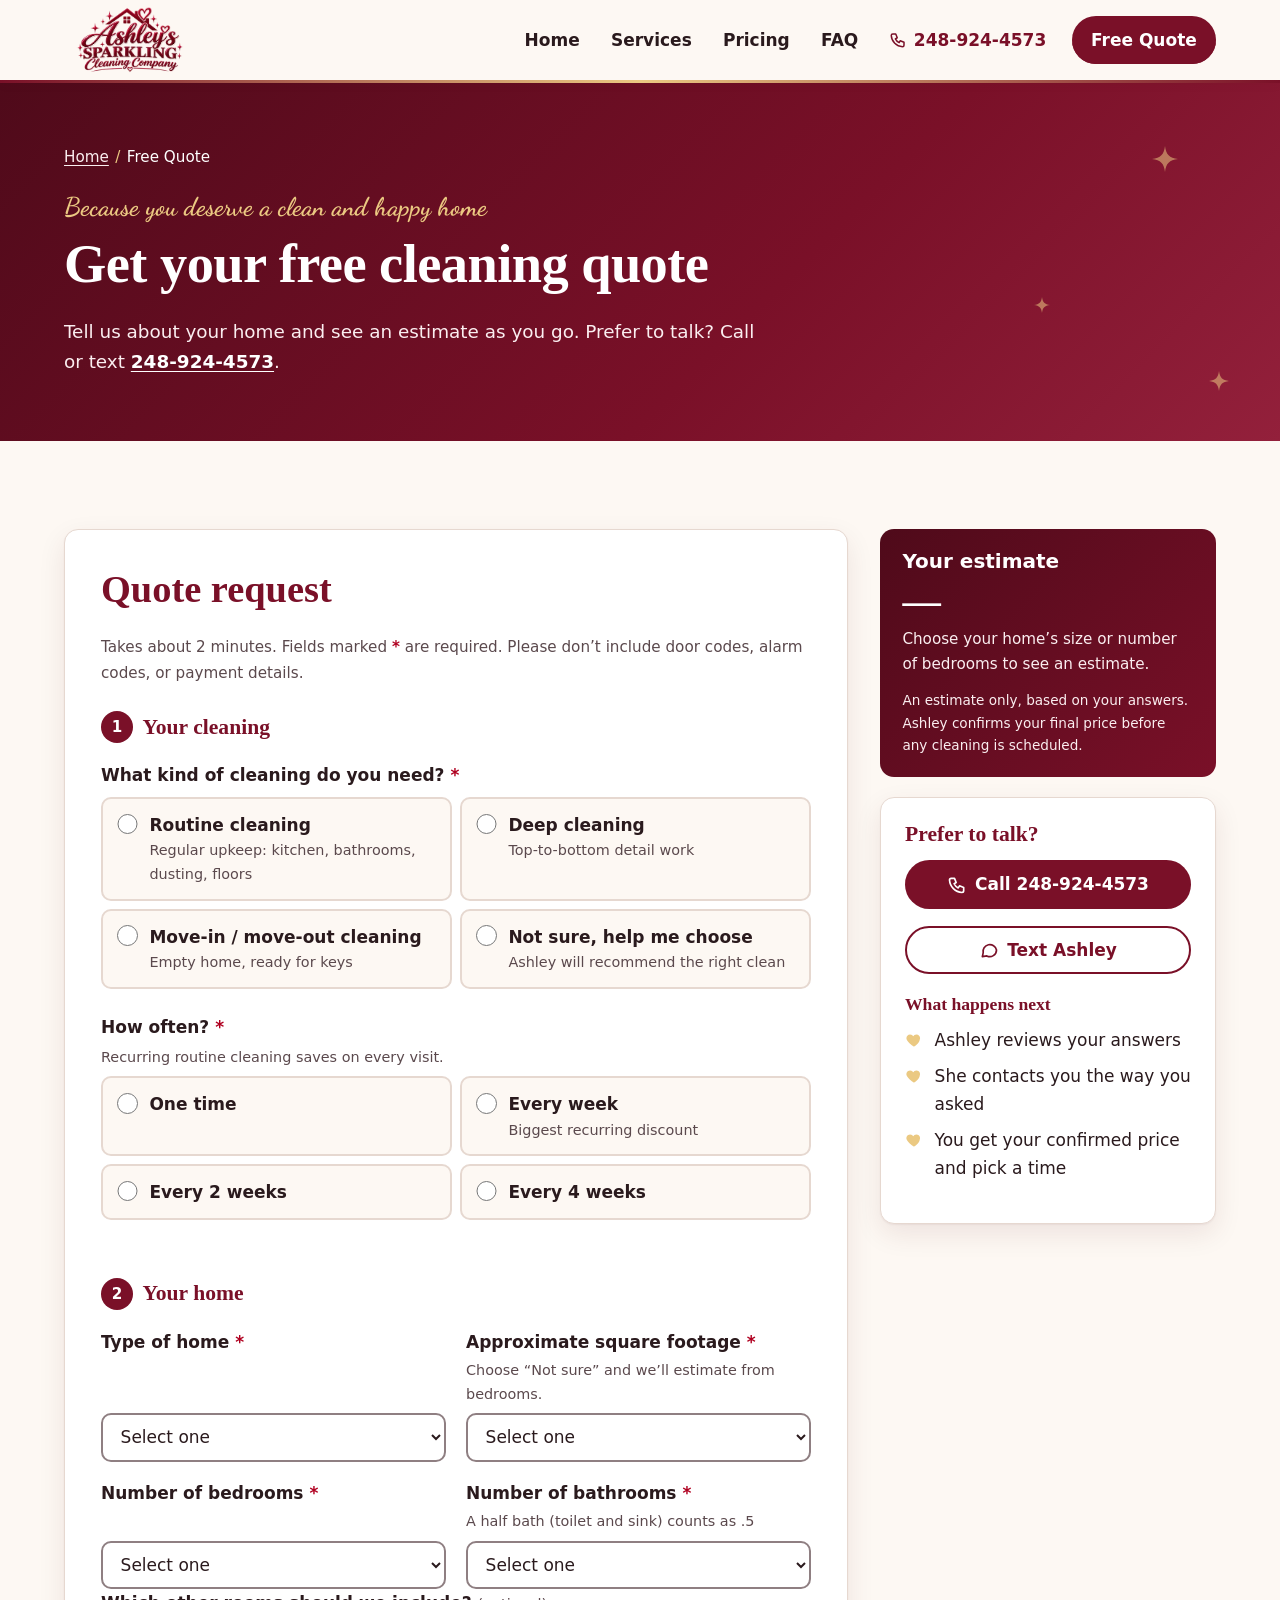
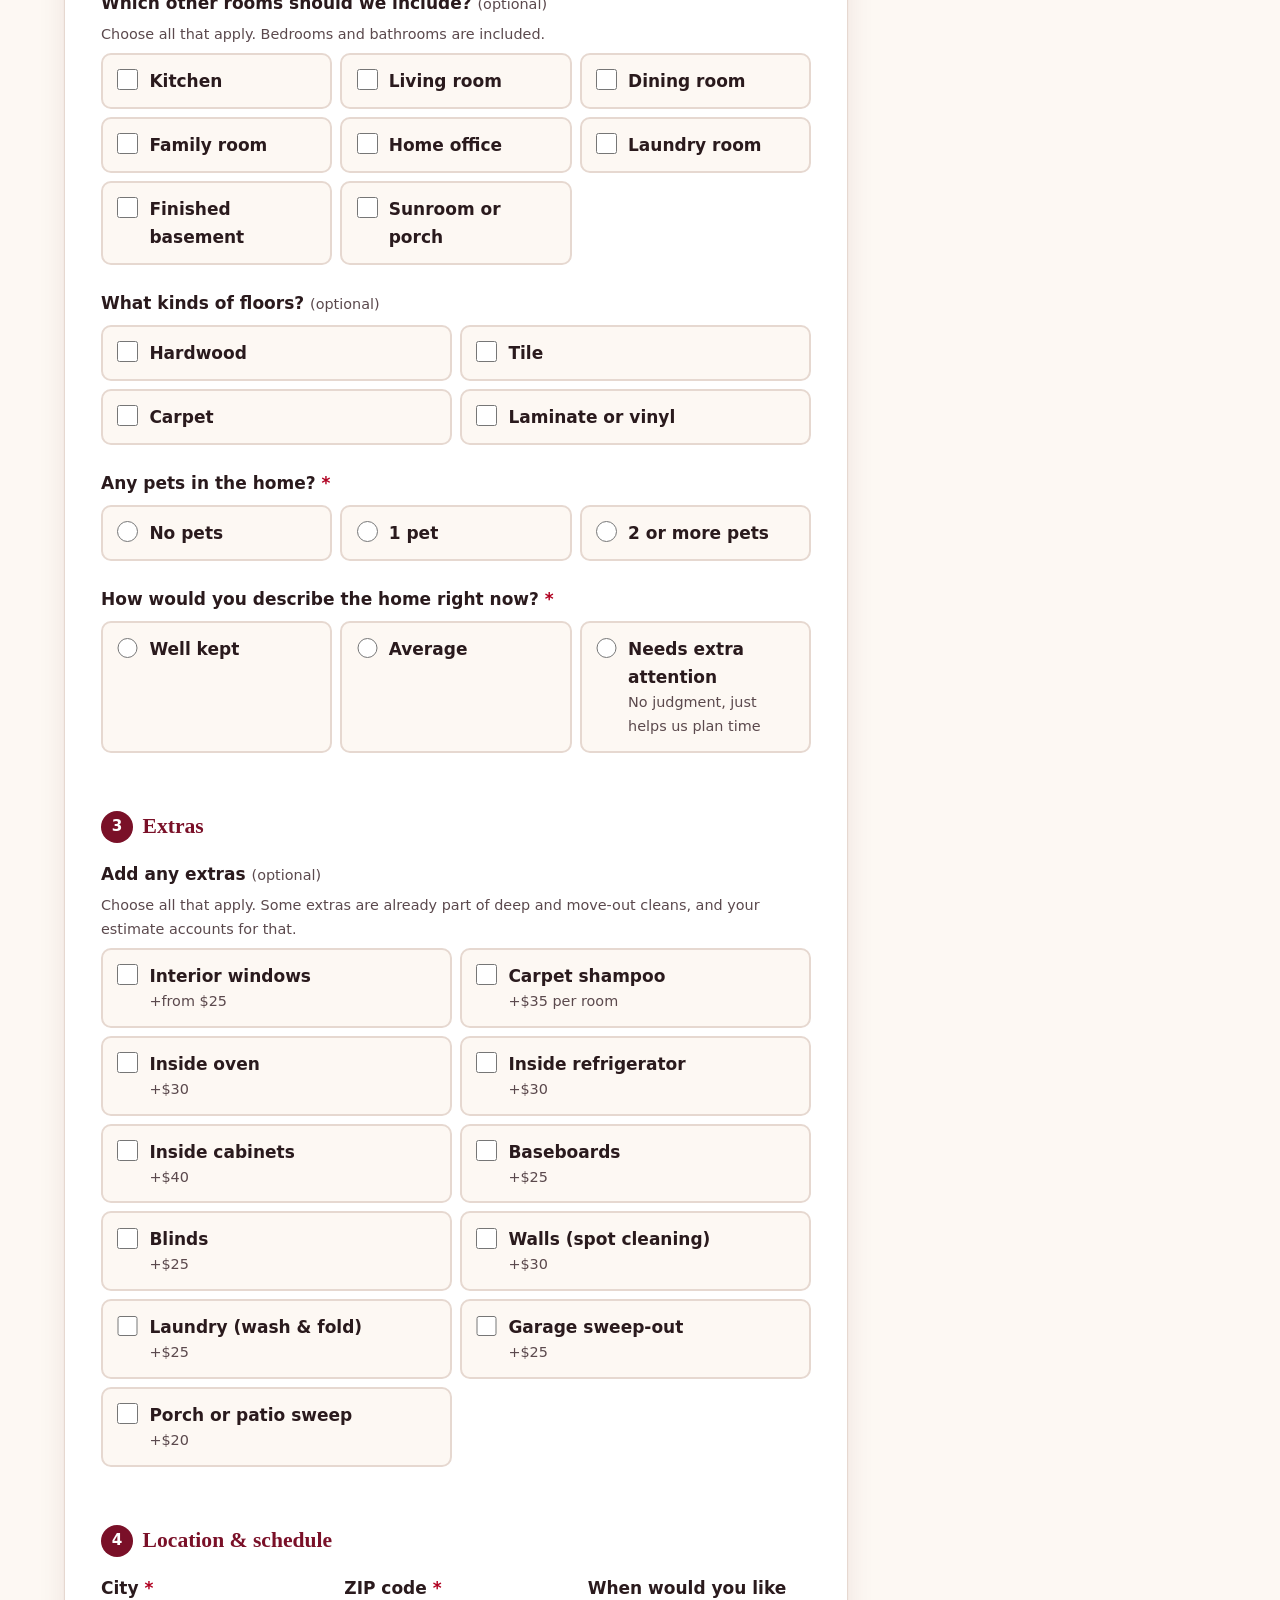
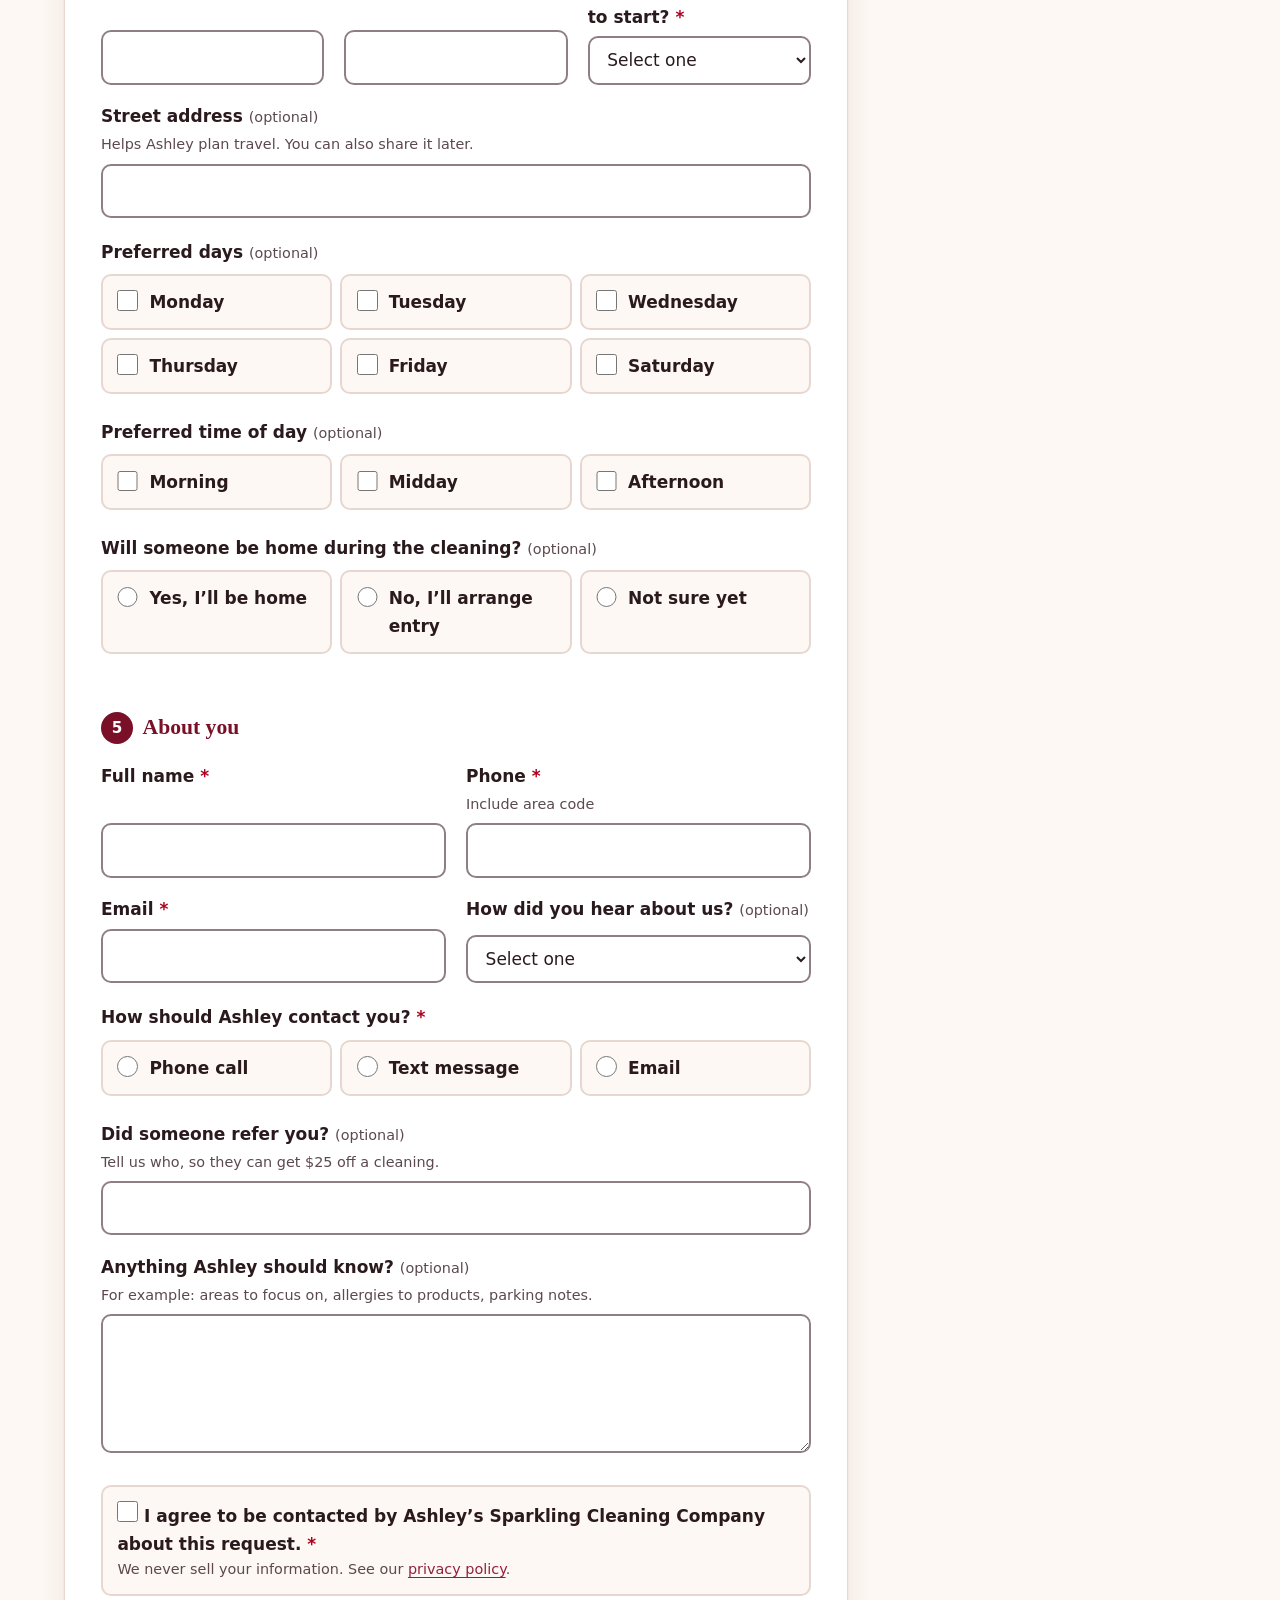
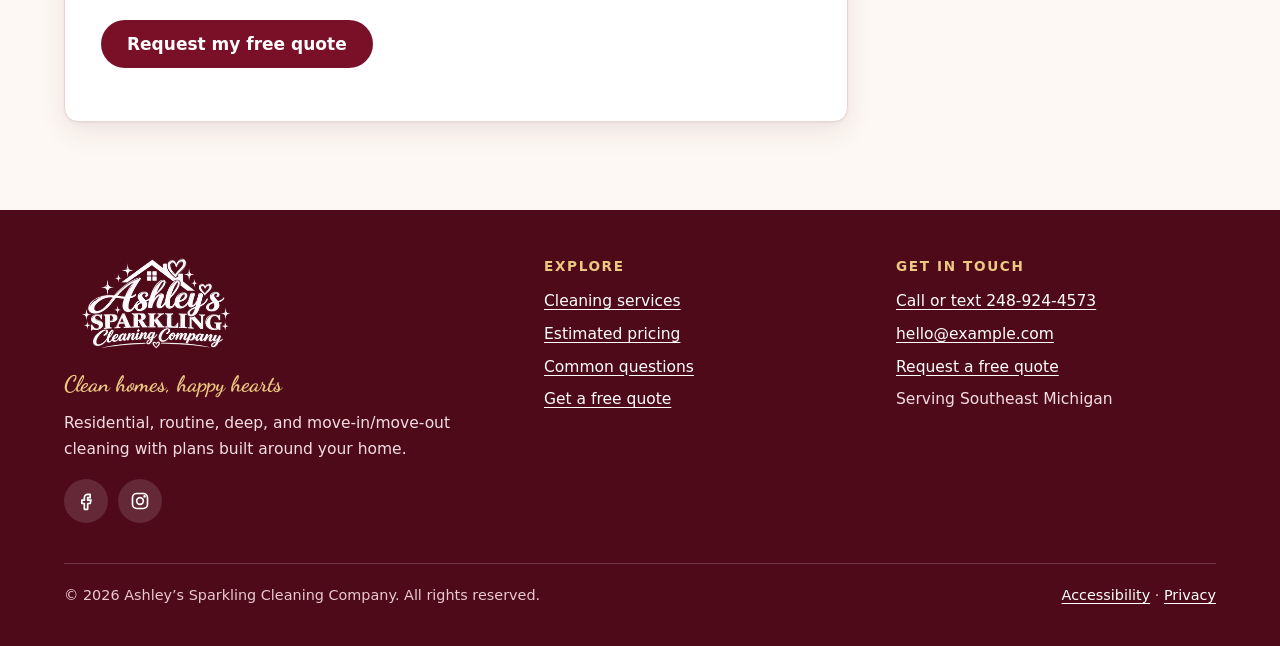
<file: quote/index.html>
<!doctype html>
<html lang="en-US" class="no-js">
<head>
<meta charset="utf-8">
<meta name="viewport" content="width=device-width, initial-scale=1">
<title>Free House Cleaning Quote | Ashley&#x27;s Sparkling Cleaning Company</title>
<meta name="description" content="Get a free house cleaning quote from Ashley&#x27;s Sparkling Cleaning Company. Choose your rooms, square footage, and extras like windows or carpets to see an instant estimate.">
<meta name="robots" content="index, follow">
<link rel="canonical" href="https://www.example.com/quote/">
<meta name="theme-color" content="#7a1028">
<meta name="format-detection" content="telephone=no">
<meta name="geo.region" content="US-MI">
<meta property="og:type" content="website">
<meta property="og:site_name" content="Ashley&#x27;s Sparkling Cleaning Company">
<meta property="og:title" content="Free House Cleaning Quote | Ashley&#x27;s Sparkling Cleaning Company">
<meta property="og:description" content="Get a free house cleaning quote from Ashley&#x27;s Sparkling Cleaning Company. Choose your rooms, square footage, and extras like windows or carpets to see an instant estimate.">
<meta property="og:url" content="https://www.example.com/quote/">
<meta property="og:image" content="https://www.example.com/assets/img/og-image.jpg">
<meta property="og:image:width" content="1200">
<meta property="og:image:height" content="630">
<meta property="og:image:alt" content="Ashley&#x27;s Sparkling Cleaning Company logo">
<meta property="og:locale" content="en_US">
<meta name="twitter:card" content="summary_large_image">
<meta name="twitter:title" content="Free House Cleaning Quote | Ashley&#x27;s Sparkling Cleaning Company">
<meta name="twitter:description" content="Get a free house cleaning quote from Ashley&#x27;s Sparkling Cleaning Company. Choose your rooms, square footage, and extras like windows or carpets to see an instant estimate.">
<meta name="twitter:image" content="https://www.example.com/assets/img/og-image.jpg">
<link rel="icon" href="../favicon.ico" sizes="48x48">
<link rel="icon" href="../assets/img/icon-192.png" type="image/png" sizes="192x192">
<link rel="apple-touch-icon" href="../assets/img/apple-touch-icon.png">
<link rel="manifest" href="../site.webmanifest">
<link rel="preload" href="../assets/fonts/dancing-script-700.woff2" as="font" type="font/woff2" crossorigin>
<link rel="stylesheet" href="../assets/css/site.css?v=3">
<script src="../assets/js/pricing.js?v=1" defer></script>
<script src="../assets/js/site.js?v=2" defer></script>
<script type="application/ld+json">
{
 "@context": "https://schema.org",
 "@graph": [
  {
   "@type": "WebSite",
   "@id": "https://www.example.com/#website",
   "url": "https://www.example.com/",
   "name": "Ashley's Sparkling Cleaning Company",
   "publisher": {
    "@id": "https://www.example.com/#business"
   },
   "inLanguage": "en-US"
  },
  {
   "@type": [
    "LocalBusiness",
    "HomeAndConstructionBusiness"
   ],
   "@id": "https://www.example.com/#business",
   "name": "Ashley's Sparkling Cleaning Company",
   "slogan": "A cleaner home, brighter tomorrow",
   "url": "https://www.example.com/",
   "logo": "https://www.example.com/assets/img/logo.png",
   "image": "https://www.example.com/assets/img/og-image.jpg",
   "telephone": "+12489244573",
   "description": "Residential, routine, deep, and move-in/move-out house cleaning with customizable cleaning plans and free quotes.",
   "areaServed": {
    "@type": "State",
    "name": "Michigan"
   },
   "address": {
    "@type": "PostalAddress",
    "addressRegion": "MI",
    "addressCountry": "US"
   },
   "priceRange": "$$",
   "makesOffer": [
    {
     "@type": "Offer",
     "itemOffered": {
      "@type": "Service",
      "name": "Residential cleaning",
      "url": "https://www.example.com/services/#residential"
     }
    },
    {
     "@type": "Offer",
     "itemOffered": {
      "@type": "Service",
      "name": "Routine cleaning",
      "url": "https://www.example.com/services/#routine"
     }
    },
    {
     "@type": "Offer",
     "itemOffered": {
      "@type": "Service",
      "name": "Deep cleaning",
      "url": "https://www.example.com/services/#deep"
     }
    },
    {
     "@type": "Offer",
     "itemOffered": {
      "@type": "Service",
      "name": "Move-in / move-out cleaning",
      "url": "https://www.example.com/services/#move"
     }
    }
   ],
   "contactPoint": {
    "@type": "ContactPoint",
    "telephone": "+12489244573",
    "contactType": "customer service",
    "areaServed": "US-MI",
    "availableLanguage": "English"
   }
  },
  {
   "@type": "BreadcrumbList",
   "itemListElement": [
    {
     "@type": "ListItem",
     "position": 1,
     "name": "Home",
     "item": "https://www.example.com/"
    },
    {
     "@type": "ListItem",
     "position": 2,
     "name": "Free Quote",
     "item": "https://www.example.com/quote/"
    }
   ]
  },
  {
   "@type": "ContactPage",
   "url": "https://www.example.com/quote/",
   "name": "Free cleaning quote",
   "isPartOf": {
    "@id": "https://www.example.com/#website"
   },
   "about": {
    "@id": "https://www.example.com/#business"
   },
   "dateModified": "2026-10-19"
  }
 ]
}
</script>
</head>
<body>
<a class="skip-link" href="#main">Skip to main content</a>
<header class="site-header">
  <div class="wrap">
    <a class="brand" href="../" aria-label="Ashley’s Sparkling Cleaning Company home">
      <picture><source srcset="../assets/img/logo-360.webp" type="image/webp"><img src="../assets/img/logo-360.png" alt="Ashley’s Sparkling Cleaning Company" width="131" height="66" decoding="async"></picture>
    </a>
    <button class="nav-toggle" type="button" aria-expanded="false" aria-controls="site-nav"><svg aria-hidden="true" focusable="false" width="20" height="20" viewBox="0 0 24 24" fill="none" stroke="currentColor" stroke-width="2" stroke-linecap="round" stroke-linejoin="round"><path d="M3 6h18M3 12h18M3 18h18"/></svg>Menu</button>
    <nav id="site-nav" class="site-nav" aria-label="Main">
      <ul>
        <li><a href="../">Home</a></li><li><a href="../services/">Services</a></li><li><a href="../services/#pricing">Pricing</a></li><li><a href="../services/#faq">FAQ</a></li><li class="nav-phone"><a href="tel:+12489244573"><svg aria-hidden="true" focusable="false" width="18" height="18" viewBox="0 0 24 24" fill="none" stroke="currentColor" stroke-width="2" stroke-linecap="round" stroke-linejoin="round"><path d="M5 4h4l2 5-2.5 1.5a11 11 0 005 5L15 13l5 2v4a2 2 0 01-2 2A16 16 0 013 6a2 2 0 012-2"/></svg> <span>248-924-4573</span></a></li><li class="nav-cta"><a href="../quote/" aria-current="page">Free Quote</a></li>
      </ul>
    </nav>
  </div>
</header>
<main id="main" tabindex="-1">
<section class="page-hero" aria-labelledby="quote-heading">
  <svg class="sparkle gold" aria-hidden="true" focusable="false" width="26" height="26" viewBox="0 0 24 24" fill="currentColor" style="top:18%;right:8%"><path d="M12 0C13 8 16 11 24 12 16 13 13 16 12 24 11 16 8 13 0 12 8 11 11 8 12 0Z"/></svg><svg class="sparkle gold" aria-hidden="true" focusable="false" width="16" height="16" viewBox="0 0 24 24" fill="currentColor" style="top:60%;right:18%"><path d="M12 0C13 8 16 11 24 12 16 13 13 16 12 24 11 16 8 13 0 12 8 11 11 8 12 0Z"/></svg><svg class="sparkle gold" aria-hidden="true" focusable="false" width="20" height="20" viewBox="0 0 24 24" fill="currentColor" style="bottom:14%;right:4%"><path d="M12 0C13 8 16 11 24 12 16 13 13 16 12 24 11 16 8 13 0 12 8 11 11 8 12 0Z"/></svg>
  <div class="wrap">
    <nav class="breadcrumb" aria-label="Breadcrumb"><ol><li><a href="../">Home</a></li><li><span aria-current="page">Free Quote</span></li></ol></nav>
    <span class="script" aria-hidden="true">Because you deserve a clean and happy home</span>
    <h1 id="quote-heading">Get your free cleaning quote</h1>
    <p>Tell us about your home and see an estimate as you go. Prefer to talk? Call or text <a href="tel:+12489244573">248-924-4573</a>.</p>
  </div>
</section>

<section class="section" aria-label="Quote request form">
  <div class="wrap form-shell">
    <form id="quote-form" class="intake" action="https://formsubmit.co/hello@example.com" method="POST" data-thanks="../thank-you/" data-phone="248-924-4573" aria-labelledby="form-title" novalidate>
      <h2 id="form-title">Quote request</h2>
      <p class="req-note">Takes about 2 minutes. Fields marked <span class="req" aria-hidden="true">*</span><span class="visually-hidden">with an asterisk</span> are required. Please don’t include door codes, alarm codes, or payment details.</p>

      <div id="error-summary" class="error-summary" role="alert" tabindex="-1" hidden>
        <h2>There is a problem with your form</h2>
        <ul></ul>
      </div>

      <input type="hidden" name="_subject" value="New cleaning quote request — Ashley's Sparkling Cleaning Company">
      <input type="hidden" name="_template" value="table">
      <input type="hidden" name="_next" value="https://www.example.com/thank-you/">
      <input type="hidden" name="Online estimate" value="">
      <div class="hp" aria-hidden="true"><label for="hp-field">Leave this empty</label><input type="text" id="hp-field" name="_honey" tabindex="-1" autocomplete="off"></div>

      <fieldset>
        <legend class="step-legend"><span class="num" aria-hidden="true">1</span>Your cleaning</legend>
        <fieldset data-group="service" data-required data-group-msg="Please choose a type of cleaning." data-prefill="service" aria-describedby="service-error">
  <legend class="group-legend">What kind of cleaning do you need? <span class="req" aria-hidden="true">*</span><span class="visually-hidden">(required)</span></legend>
  <div class="choices cols-2"><label class="choice" for="service-routine-cleaning"><input type="radio" id="service-routine-cleaning" name="Service type" value="Routine cleaning"><span>Routine cleaning<small>Regular upkeep: kitchen, bathrooms, dusting, floors</small></span></label><label class="choice" for="service-deep-cleaning"><input type="radio" id="service-deep-cleaning" name="Service type" value="Deep cleaning"><span>Deep cleaning<small>Top-to-bottom detail work</small></span></label><label class="choice" for="service-move-in-move-out-cleaning"><input type="radio" id="service-move-in-move-out-cleaning" name="Service type" value="Move-in / move-out cleaning"><span>Move-in / move-out cleaning<small>Empty home, ready for keys</small></span></label><label class="choice" for="service-not-sure-help-me-choose"><input type="radio" id="service-not-sure-help-me-choose" name="Service type" value="Not sure, help me choose"><span>Not sure, help me choose<small>Ashley will recommend the right clean</small></span></label></div>
  <span class="error-msg" id="service-error" aria-live="polite"></span>
</fieldset>
        <fieldset data-group="frequency" data-required data-group-msg="Please choose how often you’d like cleaning." aria-describedby="frequency-error frequency-hint">
  <legend class="group-legend">How often? <span class="req" aria-hidden="true">*</span><span class="visually-hidden">(required)</span></legend><span class="hint" id="frequency-hint">Recurring routine cleaning saves on every visit.</span>
  <div class="choices cols-2"><label class="choice" for="frequency-one-time"><input type="radio" id="frequency-one-time" name="How often" value="One time"><span>One time</span></label><label class="choice" for="frequency-every-week"><input type="radio" id="frequency-every-week" name="How often" value="Every week"><span>Every week<small>Biggest recurring discount</small></span></label><label class="choice" for="frequency-every-2-weeks"><input type="radio" id="frequency-every-2-weeks" name="How often" value="Every 2 weeks"><span>Every 2 weeks</span></label><label class="choice" for="frequency-every-4-weeks"><input type="radio" id="frequency-every-4-weeks" name="How often" value="Every 4 weeks"><span>Every 4 weeks</span></label></div>
  <span class="error-msg" id="frequency-error" aria-live="polite"></span>
</fieldset>
      </fieldset>

      <fieldset>
        <legend class="step-legend"><span class="num" aria-hidden="true">2</span>Your home</legend>
        <div class="form-grid cols-2">
          <div class="field">
  <label for="home_type">Type of home <span class="req" aria-hidden="true">*</span></label>
  <select id="home_type" name="Home type" required aria-describedby="home_type-error"><option value="">Select one</option><option>House</option><option>Apartment</option><option>Condo</option><option>Townhome</option><option>Mobile home</option><option>Other</option></select>
  <span class="error-msg" id="home_type-error" aria-live="polite"></span>
</div>
          <div class="field">
  <label for="sqft">Approximate square footage <span class="req" aria-hidden="true">*</span></label><span class="hint" id="sqft-hint">Choose “Not sure” and we’ll estimate from bedrooms.</span>
  <select id="sqft" name="Square footage" required data-prefill="size" aria-describedby="sqft-error sqft-hint"><option value="">Select one</option><option>Under 1,000 sq ft</option><option>1,000–1,499 sq ft</option><option>1,500–1,999 sq ft</option><option>2,000–2,499 sq ft</option><option>2,500–2,999 sq ft</option><option>3,000–3,999 sq ft</option><option>4,000+ sq ft</option><option>Not sure</option></select>
  <span class="error-msg" id="sqft-error" aria-live="polite"></span>
</div>
          <div class="field">
  <label for="bedrooms">Number of bedrooms <span class="req" aria-hidden="true">*</span></label>
  <select id="bedrooms" name="Bedrooms" required data-prefill="bedrooms" aria-describedby="bedrooms-error"><option value="">Select one</option><option>Studio</option><option>1 bedroom</option><option>2 bedrooms</option><option>3 bedrooms</option><option>4 bedrooms</option><option>5+ bedrooms</option></select>
  <span class="error-msg" id="bedrooms-error" aria-live="polite"></span>
</div>
          <div class="field">
  <label for="bathrooms">Number of bathrooms <span class="req" aria-hidden="true">*</span></label><span class="hint" id="bathrooms-hint">A half bath (toilet and sink) counts as .5</span>
  <select id="bathrooms" name="Bathrooms" required aria-describedby="bathrooms-error bathrooms-hint"><option value="">Select one</option><option>1</option><option>1.5</option><option>2</option><option>2.5</option><option>3</option><option>3.5</option><option>4+</option></select>
  <span class="error-msg" id="bathrooms-error" aria-live="polite"></span>
</div>
        </div>
        <fieldset data-group="rooms" aria-describedby="rooms-error rooms-hint">
  <legend class="group-legend">Which other rooms should we include?  <span class="opt">(optional)</span></legend><span class="hint" id="rooms-hint">Choose all that apply. Bedrooms and bathrooms are included.</span>
  <div class="choices cols-3"><label class="choice" for="rooms-kitchen"><input type="checkbox" id="rooms-kitchen" name="Rooms to include[]" value="Kitchen"><span>Kitchen</span></label><label class="choice" for="rooms-living-room"><input type="checkbox" id="rooms-living-room" name="Rooms to include[]" value="Living room"><span>Living room</span></label><label class="choice" for="rooms-dining-room"><input type="checkbox" id="rooms-dining-room" name="Rooms to include[]" value="Dining room"><span>Dining room</span></label><label class="choice" for="rooms-family-room"><input type="checkbox" id="rooms-family-room" name="Rooms to include[]" value="Family room"><span>Family room</span></label><label class="choice" for="rooms-home-office"><input type="checkbox" id="rooms-home-office" name="Rooms to include[]" value="Home office"><span>Home office</span></label><label class="choice" for="rooms-laundry-room"><input type="checkbox" id="rooms-laundry-room" name="Rooms to include[]" value="Laundry room"><span>Laundry room</span></label><label class="choice" for="rooms-finished-basement"><input type="checkbox" id="rooms-finished-basement" name="Rooms to include[]" value="Finished basement"><span>Finished basement</span></label><label class="choice" for="rooms-sunroom-or-porch"><input type="checkbox" id="rooms-sunroom-or-porch" name="Rooms to include[]" value="Sunroom or porch"><span>Sunroom or porch</span></label></div>
  <span class="error-msg" id="rooms-error" aria-live="polite"></span>
</fieldset>
        <fieldset data-group="floors" aria-describedby="floors-error">
  <legend class="group-legend">What kinds of floors?  <span class="opt">(optional)</span></legend>
  <div class="choices cols-2"><label class="choice" for="floors-hardwood"><input type="checkbox" id="floors-hardwood" name="Floor types[]" value="Hardwood"><span>Hardwood</span></label><label class="choice" for="floors-tile"><input type="checkbox" id="floors-tile" name="Floor types[]" value="Tile"><span>Tile</span></label><label class="choice" for="floors-carpet"><input type="checkbox" id="floors-carpet" name="Floor types[]" value="Carpet"><span>Carpet</span></label><label class="choice" for="floors-laminate-or-vinyl"><input type="checkbox" id="floors-laminate-or-vinyl" name="Floor types[]" value="Laminate or vinyl"><span>Laminate or vinyl</span></label></div>
  <span class="error-msg" id="floors-error" aria-live="polite"></span>
</fieldset>
        <fieldset data-group="pets" data-required data-group-msg="Please tell us about pets." aria-describedby="pets-error">
  <legend class="group-legend">Any pets in the home? <span class="req" aria-hidden="true">*</span><span class="visually-hidden">(required)</span></legend>
  <div class="choices cols-3"><label class="choice" for="pets-no-pets"><input type="radio" id="pets-no-pets" name="Pets" value="No pets"><span>No pets</span></label><label class="choice" for="pets-1-pet"><input type="radio" id="pets-1-pet" name="Pets" value="1 pet"><span>1 pet</span></label><label class="choice" for="pets-2-or-more-pets"><input type="radio" id="pets-2-or-more-pets" name="Pets" value="2 or more pets"><span>2 or more pets</span></label></div>
  <span class="error-msg" id="pets-error" aria-live="polite"></span>
</fieldset>
        <fieldset data-group="condition" data-required data-group-msg="Please choose the home’s condition." aria-describedby="condition-error">
  <legend class="group-legend">How would you describe the home right now? <span class="req" aria-hidden="true">*</span><span class="visually-hidden">(required)</span></legend>
  <div class="choices cols-3"><label class="choice" for="condition-well-kept"><input type="radio" id="condition-well-kept" name="Home condition" value="Well kept"><span>Well kept</span></label><label class="choice" for="condition-average"><input type="radio" id="condition-average" name="Home condition" value="Average"><span>Average</span></label><label class="choice" for="condition-needs-extra-attention"><input type="radio" id="condition-needs-extra-attention" name="Home condition" value="Needs extra attention"><span>Needs extra attention<small>No judgment, just helps us plan time</small></span></label></div>
  <span class="error-msg" id="condition-error" aria-live="polite"></span>
</fieldset>
      </fieldset>

      <fieldset>
        <legend class="step-legend"><span class="num" aria-hidden="true">3</span>Extras</legend>
        <fieldset data-group="addons" aria-describedby="addons-hint">
          <legend class="group-legend">Add any extras <span class="opt">(optional)</span></legend>
          <span class="hint" id="addons-hint">Choose all that apply. Some extras are already part of deep and move-out cleans, and your estimate accounts for that.</span>
          <div class="choices cols-2"><div><label class="choice" for="addons-interior-windows"><input type="checkbox" id="addons-interior-windows" name="Add-ons[]" value="Interior windows" data-reveal="windows-more"><span>Interior windows<small data-addon-price="Interior windows">+from $25</small></span></label><div class="reveal" id="windows-more"><div class="field">
  <label for="windows_count">About how many windows? <span class="opt">(optional)</span></label><span class="hint" id="windows_count-hint">Interior glass and sills</span>
  <select id="windows_count" name="Number of windows" aria-describedby="windows_count-error windows_count-hint"><option value="">Select one</option><option>1–5 windows</option><option>6–10 windows</option><option>11–20 windows</option><option>21+ windows</option></select>
  <span class="error-msg" id="windows_count-error" aria-live="polite"></span>
</div></div></div><div><label class="choice" for="addons-carpet-shampoo"><input type="checkbox" id="addons-carpet-shampoo" name="Add-ons[]" value="Carpet shampoo" data-reveal="carpet-more"><span>Carpet shampoo<small data-addon-price="Carpet shampoo">+$35 per room</small></span></label><div class="reveal" id="carpet-more"><div class="field">
  <label for="carpet_rooms">How many carpeted rooms? <span class="opt">(optional)</span></label>
  <select id="carpet_rooms" name="Carpeted rooms" aria-describedby="carpet_rooms-error"><option value="">Select one</option><option>1 room</option><option>2 rooms</option><option>3 rooms</option><option>4 rooms</option><option>5+ rooms</option></select>
  <span class="error-msg" id="carpet_rooms-error" aria-live="polite"></span>
</div></div></div><div><label class="choice" for="addons-inside-oven"><input type="checkbox" id="addons-inside-oven" name="Add-ons[]" value="Inside oven"><span>Inside oven<small data-addon-price="Inside oven">+$30</small></span></label></div><div><label class="choice" for="addons-inside-refrigerator"><input type="checkbox" id="addons-inside-refrigerator" name="Add-ons[]" value="Inside refrigerator"><span>Inside refrigerator<small data-addon-price="Inside refrigerator">+$30</small></span></label></div><div><label class="choice" for="addons-inside-cabinets"><input type="checkbox" id="addons-inside-cabinets" name="Add-ons[]" value="Inside cabinets"><span>Inside cabinets<small data-addon-price="Inside cabinets">+$40</small></span></label></div><div><label class="choice" for="addons-baseboards"><input type="checkbox" id="addons-baseboards" name="Add-ons[]" value="Baseboards"><span>Baseboards<small data-addon-price="Baseboards">+$25</small></span></label></div><div><label class="choice" for="addons-blinds"><input type="checkbox" id="addons-blinds" name="Add-ons[]" value="Blinds"><span>Blinds<small data-addon-price="Blinds">+$25</small></span></label></div><div><label class="choice" for="addons-walls-spot-cleaning"><input type="checkbox" id="addons-walls-spot-cleaning" name="Add-ons[]" value="Walls (spot cleaning)"><span>Walls (spot cleaning)<small data-addon-price="Walls (spot cleaning)">+$30</small></span></label></div><div><label class="choice" for="addons-laundry-wash-fold"><input type="checkbox" id="addons-laundry-wash-fold" name="Add-ons[]" value="Laundry (wash &amp; fold)"><span>Laundry (wash &amp; fold)<small data-addon-price="Laundry (wash &amp; fold)">+$25</small></span></label></div><div><label class="choice" for="addons-garage-sweep-out"><input type="checkbox" id="addons-garage-sweep-out" name="Add-ons[]" value="Garage sweep-out"><span>Garage sweep-out<small data-addon-price="Garage sweep-out">+$25</small></span></label></div><div><label class="choice" for="addons-porch-or-patio-sweep"><input type="checkbox" id="addons-porch-or-patio-sweep" name="Add-ons[]" value="Porch or patio sweep"><span>Porch or patio sweep<small data-addon-price="Porch or patio sweep">+$20</small></span></label></div></div>
        </fieldset>
      </fieldset>

      <div class="estimate estimate-inline" data-estimate>
  <h2 class="est-title">Your estimate</h2>
  <div aria-live="polite" aria-atomic="true">
    <p class="est-range">—</p>
    <p class="est-unit">Choose your home’s size or number of bedrooms to see an estimate.</p>
  </div>
  <ul class="est-detail" hidden></ul>
  <p class="est-note">An estimate only, based on your answers. Ashley confirms your final price before any cleaning is scheduled.</p>
</div>

      <fieldset>
        <legend class="step-legend"><span class="num" aria-hidden="true">4</span>Location &amp; schedule</legend>
        <div class="form-grid cols-3">
          <div class="field">
  <label for="city">City <span class="req" aria-hidden="true">*</span></label>
  <input type="text" id="city" name="City" required autocomplete="address-level2" aria-describedby="city-error">
  <span class="error-msg" id="city-error" aria-live="polite"></span>
</div>
          <div class="field">
  <label for="zip">ZIP code <span class="req" aria-hidden="true">*</span></label>
  <input type="text" id="zip" name="ZIP code" required autocomplete="postal-code" aria-describedby="zip-error" inputmode="numeric" maxlength="10" data-zip>
  <span class="error-msg" id="zip-error" aria-live="polite"></span>
</div>
          <div class="field">
  <label for="start">When would you like to start? <span class="req" aria-hidden="true">*</span></label>
  <select id="start" name="Start" required aria-describedby="start-error"><option value="">Select one</option><option>As soon as possible</option><option>Within a week</option><option>Within 2 weeks</option><option>This month</option><option>Just getting prices</option></select>
  <span class="error-msg" id="start-error" aria-live="polite"></span>
</div>
        </div>
        <div class="form-grid" style="margin-top:1.1rem">
          <div class="field">
  <label for="address">Street address <span class="opt">(optional)</span></label><span class="hint" id="address-hint">Helps Ashley plan travel. You can also share it later.</span>
  <input type="text" id="address" name="Street address" autocomplete="street-address" aria-describedby="address-error address-hint">
  <span class="error-msg" id="address-error" aria-live="polite"></span>
</div>
        </div>
        <div style="margin-top:1.25rem">
        <fieldset data-group="days" aria-describedby="days-error">
  <legend class="group-legend">Preferred days  <span class="opt">(optional)</span></legend>
  <div class="choices cols-3"><label class="choice" for="days-monday"><input type="checkbox" id="days-monday" name="Preferred days[]" value="Monday"><span>Monday</span></label><label class="choice" for="days-tuesday"><input type="checkbox" id="days-tuesday" name="Preferred days[]" value="Tuesday"><span>Tuesday</span></label><label class="choice" for="days-wednesday"><input type="checkbox" id="days-wednesday" name="Preferred days[]" value="Wednesday"><span>Wednesday</span></label><label class="choice" for="days-thursday"><input type="checkbox" id="days-thursday" name="Preferred days[]" value="Thursday"><span>Thursday</span></label><label class="choice" for="days-friday"><input type="checkbox" id="days-friday" name="Preferred days[]" value="Friday"><span>Friday</span></label><label class="choice" for="days-saturday"><input type="checkbox" id="days-saturday" name="Preferred days[]" value="Saturday"><span>Saturday</span></label></div>
  <span class="error-msg" id="days-error" aria-live="polite"></span>
</fieldset>
        <fieldset data-group="times" aria-describedby="times-error">
  <legend class="group-legend">Preferred time of day  <span class="opt">(optional)</span></legend>
  <div class="choices cols-3"><label class="choice" for="times-morning"><input type="checkbox" id="times-morning" name="Preferred time[]" value="Morning"><span>Morning</span></label><label class="choice" for="times-midday"><input type="checkbox" id="times-midday" name="Preferred time[]" value="Midday"><span>Midday</span></label><label class="choice" for="times-afternoon"><input type="checkbox" id="times-afternoon" name="Preferred time[]" value="Afternoon"><span>Afternoon</span></label></div>
  <span class="error-msg" id="times-error" aria-live="polite"></span>
</fieldset>
        <fieldset data-group="access" aria-describedby="access-error">
  <legend class="group-legend">Will someone be home during the cleaning?  <span class="opt">(optional)</span></legend>
  <div class="choices cols-3"><label class="choice" for="access-yes-i-ll-be-home"><input type="radio" id="access-yes-i-ll-be-home" name="Access" value="Yes, I’ll be home"><span>Yes, I’ll be home</span></label><label class="choice" for="access-no-i-ll-arrange-entry"><input type="radio" id="access-no-i-ll-arrange-entry" name="Access" value="No, I’ll arrange entry"><span>No, I’ll arrange entry</span></label><label class="choice" for="access-not-sure-yet"><input type="radio" id="access-not-sure-yet" name="Access" value="Not sure yet"><span>Not sure yet</span></label></div>
  <span class="error-msg" id="access-error" aria-live="polite"></span>
</fieldset>
        </div>
      </fieldset>

      <fieldset>
        <legend class="step-legend"><span class="num" aria-hidden="true">5</span>About you</legend>
        <div class="form-grid cols-2">
          <div class="field">
  <label for="name">Full name <span class="req" aria-hidden="true">*</span></label>
  <input type="text" id="name" name="Name" required autocomplete="name" aria-describedby="name-error">
  <span class="error-msg" id="name-error" aria-live="polite"></span>
</div>
          <div class="field">
  <label for="phone">Phone <span class="req" aria-hidden="true">*</span></label><span class="hint" id="phone-hint">Include area code</span>
  <input type="tel" id="phone" name="Phone" required autocomplete="tel" aria-describedby="phone-error phone-hint" inputmode="tel">
  <span class="error-msg" id="phone-error" aria-live="polite"></span>
</div>
          <div class="field">
  <label for="email">Email <span class="req" aria-hidden="true">*</span></label>
  <input type="email" id="email" name="Email" required autocomplete="email" aria-describedby="email-error" inputmode="email" spellcheck="false">
  <span class="error-msg" id="email-error" aria-live="polite"></span>
</div>
          <div class="field">
  <label for="heard">How did you hear about us? <span class="opt">(optional)</span></label>
  <select id="heard" name="How did you hear about us" aria-describedby="heard-error"><option value="">Select one</option><option>Referral from a friend or family member</option><option>Facebook</option><option>Instagram</option><option>Google</option><option>Flyer</option><option>Other</option></select>
  <span class="error-msg" id="heard-error" aria-live="polite"></span>
</div>
        </div>
        <div style="margin-top:1.25rem">
        <fieldset data-group="contact" data-required data-group-msg="Please choose how you’d like to be contacted." aria-describedby="contact-error">
  <legend class="group-legend">How should Ashley contact you? <span class="req" aria-hidden="true">*</span><span class="visually-hidden">(required)</span></legend>
  <div class="choices cols-3"><label class="choice" for="contact-phone-call"><input type="radio" id="contact-phone-call" name="Preferred contact" value="Phone call"><span>Phone call</span></label><label class="choice" for="contact-text-message"><input type="radio" id="contact-text-message" name="Preferred contact" value="Text message"><span>Text message</span></label><label class="choice" for="contact-email"><input type="radio" id="contact-email" name="Preferred contact" value="Email"><span>Email</span></label></div>
  <span class="error-msg" id="contact-error" aria-live="polite"></span>
</fieldset>
        </div>
        <div class="form-grid">
          <div class="field">
  <label for="referred_by">Did someone refer you? <span class="opt">(optional)</span></label><span class="hint" id="referred_by-hint">Tell us who, so they can get $25 off a cleaning.</span>
  <input type="text" id="referred_by" name="Referred by" autocomplete="off" aria-describedby="referred_by-error referred_by-hint">
  <span class="error-msg" id="referred_by-error" aria-live="polite"></span>
</div>
          <div class="field">
  <label for="message">Anything Ashley should know? <span class="opt">(optional)</span></label><span class="hint" id="message-hint">For example: areas to focus on, allergies to products, parking notes.</span>
  <textarea id="message" name="Message" rows="4" aria-describedby="message-error message-hint"></textarea>
  <span class="error-msg" id="message-error" aria-live="polite"></span>
</div>
        </div>
      </fieldset>

      <div class="field">
        <label class="choice" for="consent">
          <input type="checkbox" id="consent" name="Consent to contact" value="Yes" required aria-describedby="consent-error">
          <span>I agree to be contacted by Ashley’s Sparkling Cleaning Company about this request. <span class="req" aria-hidden="true">*</span><small>We never sell your information. See our <a href="../privacy/">privacy policy</a>.</small></span>
        </label>
        <span class="error-msg" id="consent-error" aria-live="polite"></span>
      </div>

      <div class="btn-row">
        <button class="btn btn-primary" type="submit">Request my free quote</button>
      </div>
      <p id="form-status" class="form-status" role="status" aria-live="polite"></p>
    </form>

    <aside class="aside-sticky" aria-label="Estimate and contact details">
      <div class="estimate estimate-aside" data-estimate>
  <h2 class="est-title">Your estimate</h2>
  <div aria-live="polite" aria-atomic="true">
    <p class="est-range">—</p>
    <p class="est-unit">Choose your home’s size or number of bedrooms to see an estimate.</p>
  </div>
  <ul class="est-detail" hidden></ul>
  <p class="est-note">An estimate only, based on your answers. Ashley confirms your final price before any cleaning is scheduled.</p>
</div>
      <div class="aside-card">
        <h2>Prefer to talk?</h2>
        <p><a class="btn btn-primary btn-block" href="tel:+12489244573"><svg aria-hidden="true" focusable="false" width="20" height="20" viewBox="0 0 24 24" fill="none" stroke="currentColor" stroke-width="2" stroke-linecap="round" stroke-linejoin="round"><path d="M5 4h4l2 5-2.5 1.5a11 11 0 005 5L15 13l5 2v4a2 2 0 01-2 2A16 16 0 013 6a2 2 0 012-2"/></svg> Call 248-924-4573</a></p>
        <p><a class="btn btn-outline btn-block" href="sms:+12489244573"><svg aria-hidden="true" focusable="false" width="20" height="20" viewBox="0 0 24 24" fill="none" stroke="currentColor" stroke-width="2" stroke-linecap="round" stroke-linejoin="round"><path d="M21 12a8 8 0 01-11.6 7.1L4 20l1-4.6A8 8 0 1121 12z"/></svg> Text Ashley</a></p>
        <h3 style="font-size:1.1rem;margin-top:1.25rem">What happens next</h3>
        <ul class="heart-list">
          <li>Ashley reviews your answers</li>
          <li>She contacts you the way you asked</li>
          <li>You get your confirmed price and pick a time</li>
        </ul>
      </div>
    </aside>
  </div>
</section>
</main>
<footer class="site-footer">
  <div class="wrap">
    <div class="footer-grid">
      <div>
        <picture><source srcset="../assets/img/logo-white-360.webp" type="image/webp"><img class="footer-logo" src="../assets/img/logo-white-360.png" alt="Ashley’s Sparkling Cleaning Company" width="183" height="92" loading="lazy" decoding="async"></picture>
        <p class="script">Clean homes, happy hearts</p>
        <p>Residential, routine, deep, and move-in/move-out cleaning with plans built around your home.</p>
        <div class="social">
          <a href="https://www.facebook.com/" rel="noopener"><svg aria-hidden="true" focusable="false" width="20" height="20" viewBox="0 0 24 24" fill="none" stroke="currentColor" stroke-width="2" stroke-linecap="round" stroke-linejoin="round"><path d="M14 8h3V4h-3a4 4 0 00-4 4v3H7v4h3v7h4v-7h3l1-4h-4V8a0 0 0 010 0z"/></svg><span class="visually-hidden">Ashley’s Sparkling Cleaning Company on Facebook</span></a>
          <a href="https://www.instagram.com/" rel="noopener"><svg aria-hidden="true" focusable="false" width="20" height="20" viewBox="0 0 24 24" fill="none" stroke="currentColor" stroke-width="2" stroke-linecap="round" stroke-linejoin="round"><rect x="3" y="3" width="18" height="18" rx="5"/><circle cx="12" cy="12" r="4"/><circle cx="17.5" cy="6.5" r="0.6" fill="currentColor"/></svg><span class="visually-hidden">Ashley’s Sparkling Cleaning Company on Instagram</span></a>
        </div>
      </div>
      <div>
        <h2>Explore</h2>
        <ul>
          <li><a href="../services/">Cleaning services</a></li>
          <li><a href="../services/#pricing">Estimated pricing</a></li>
          <li><a href="../services/#faq">Common questions</a></li>
          <li><a href="../quote/">Get a free quote</a></li>
        </ul>
      </div>
      <div>
        <h2>Get in touch</h2>
        <ul>
          <li><a href="tel:+12489244573">Call or text 248-924-4573</a></li>
          <li><a href="mailto:hello@example.com">hello@example.com</a></li>
          <li><a href="../quote/">Request a free quote</a></li>
          <li>Serving Southeast Michigan</li>
        </ul>
      </div>
    </div>
    <div class="footer-bottom">
      <p>&copy; <span data-year>2026</span> Ashley’s Sparkling Cleaning Company. All rights reserved.</p>
      <p><a href="../accessibility/">Accessibility</a> · <a href="../privacy/">Privacy</a></p>
    </div>
  </div>
</footer>
<nav class="call-bar" aria-label="Quick contact">
  <a class="call" href="tel:+12489244573"><svg aria-hidden="true" focusable="false" width="18" height="18" viewBox="0 0 24 24" fill="none" stroke="currentColor" stroke-width="2" stroke-linecap="round" stroke-linejoin="round"><path d="M5 4h4l2 5-2.5 1.5a11 11 0 005 5L15 13l5 2v4a2 2 0 01-2 2A16 16 0 013 6a2 2 0 012-2"/></svg> Call Ashley</a>
  <a class="book" href="../quote/"><svg aria-hidden="true" focusable="false" width="18" height="18" viewBox="0 0 24 24" fill="none" stroke="currentColor" stroke-width="2" stroke-linecap="round" stroke-linejoin="round"><path d="M20 12l-8 8-9-9V3h8z"/><circle cx="7.5" cy="7.5" r="1.5"/></svg> Free quote</a>
</nav>
</body>
</html>
</file>
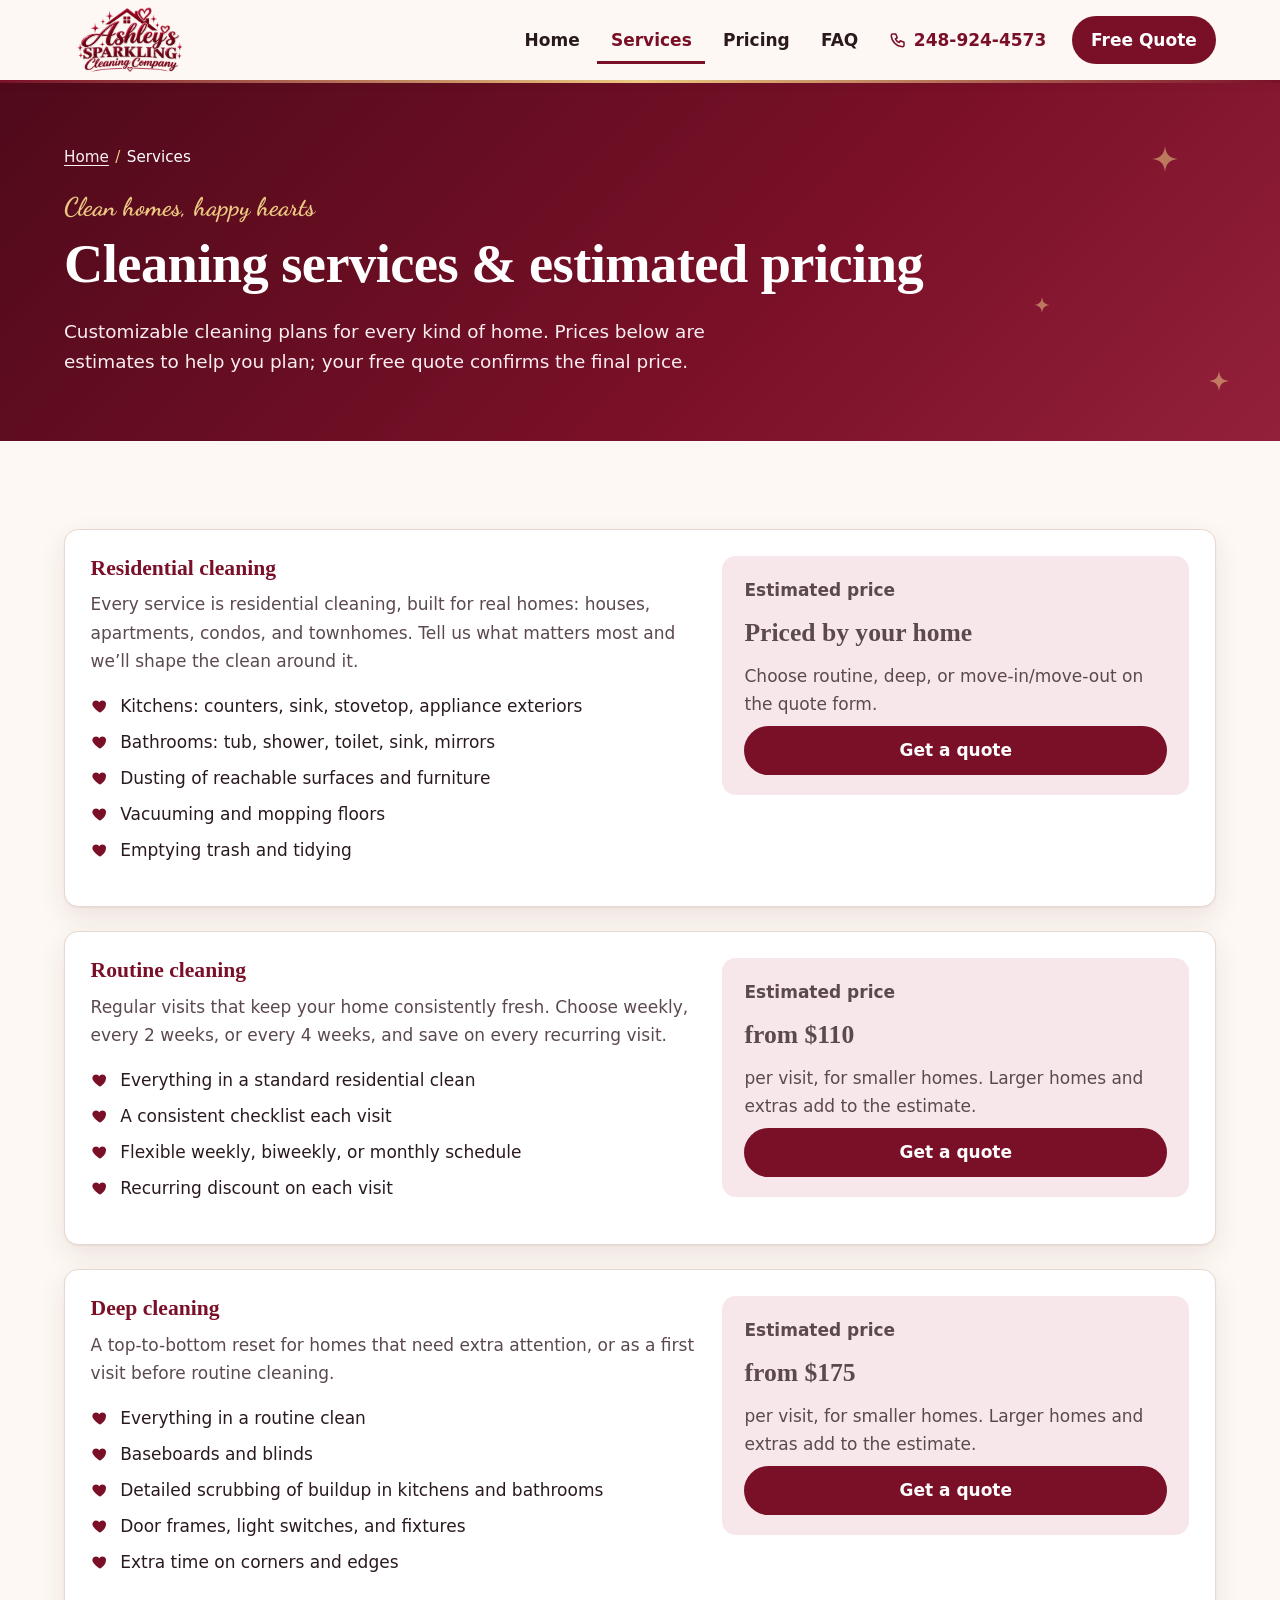
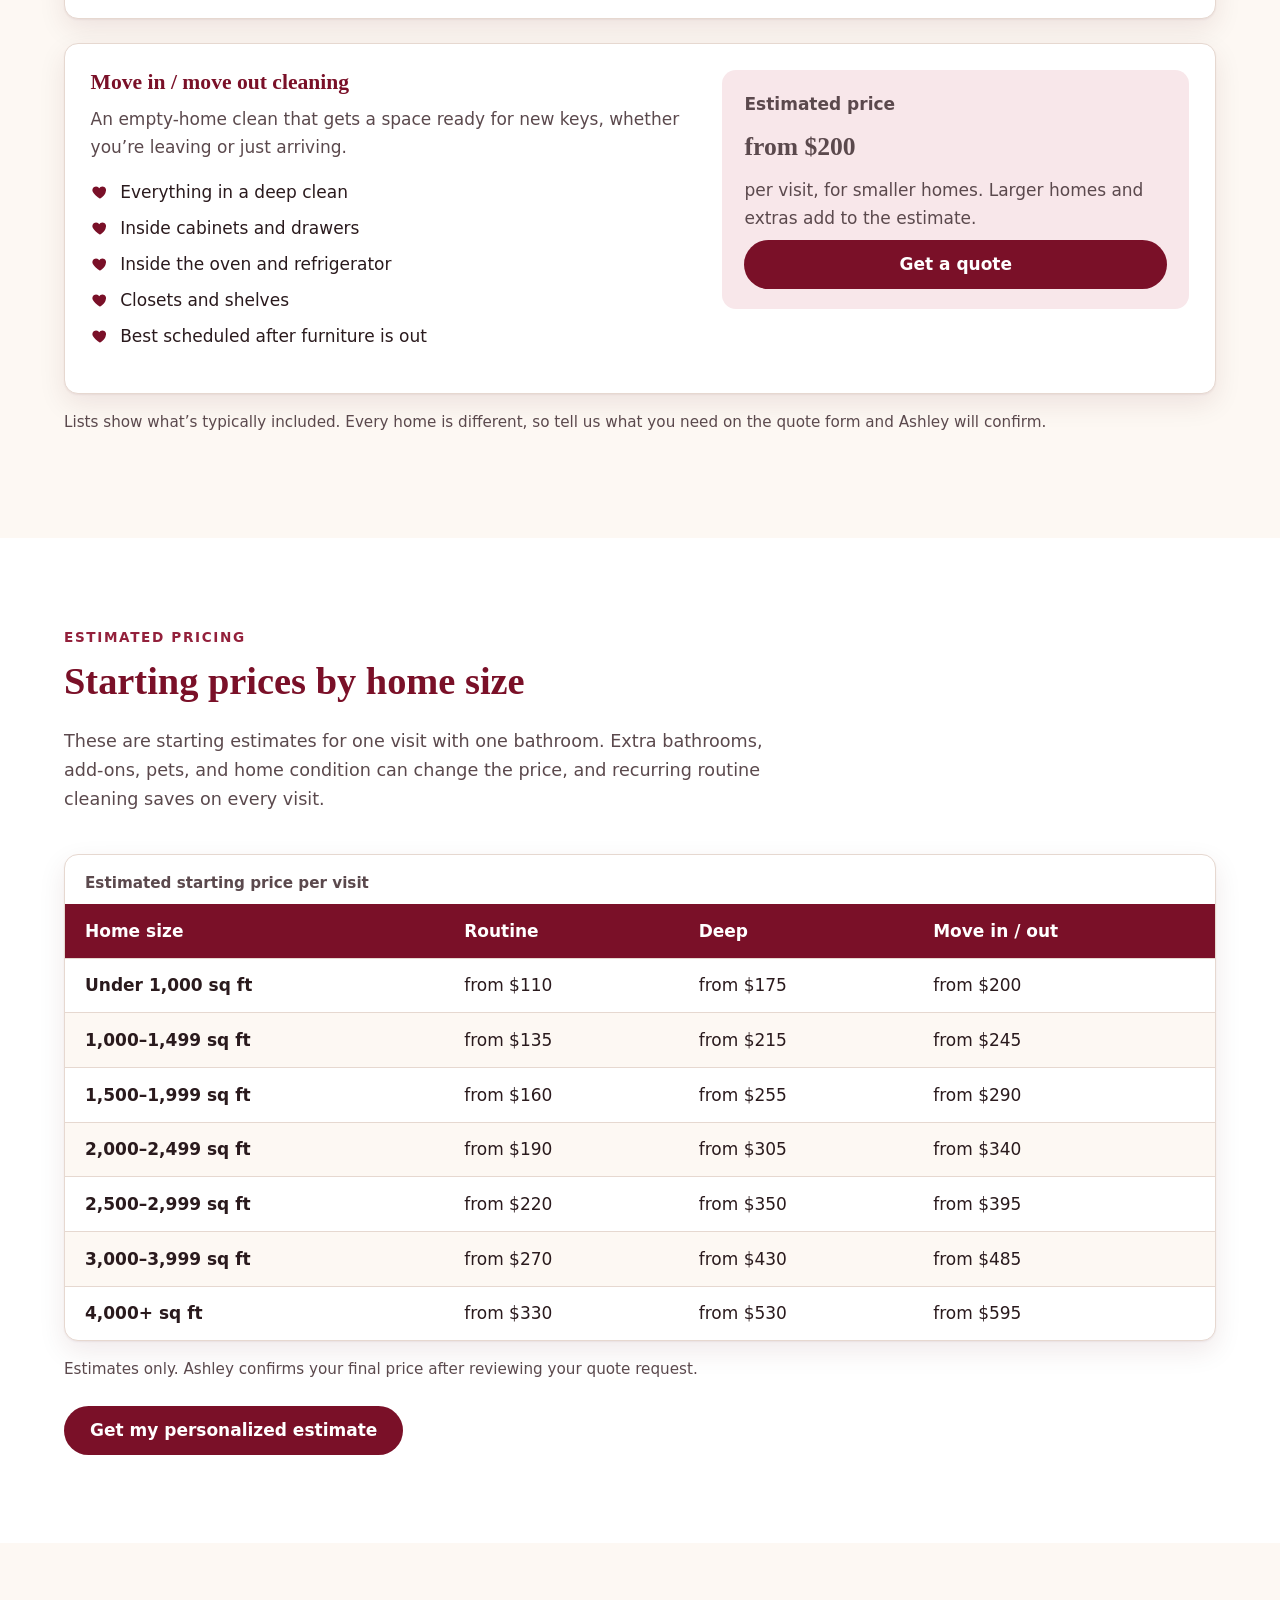
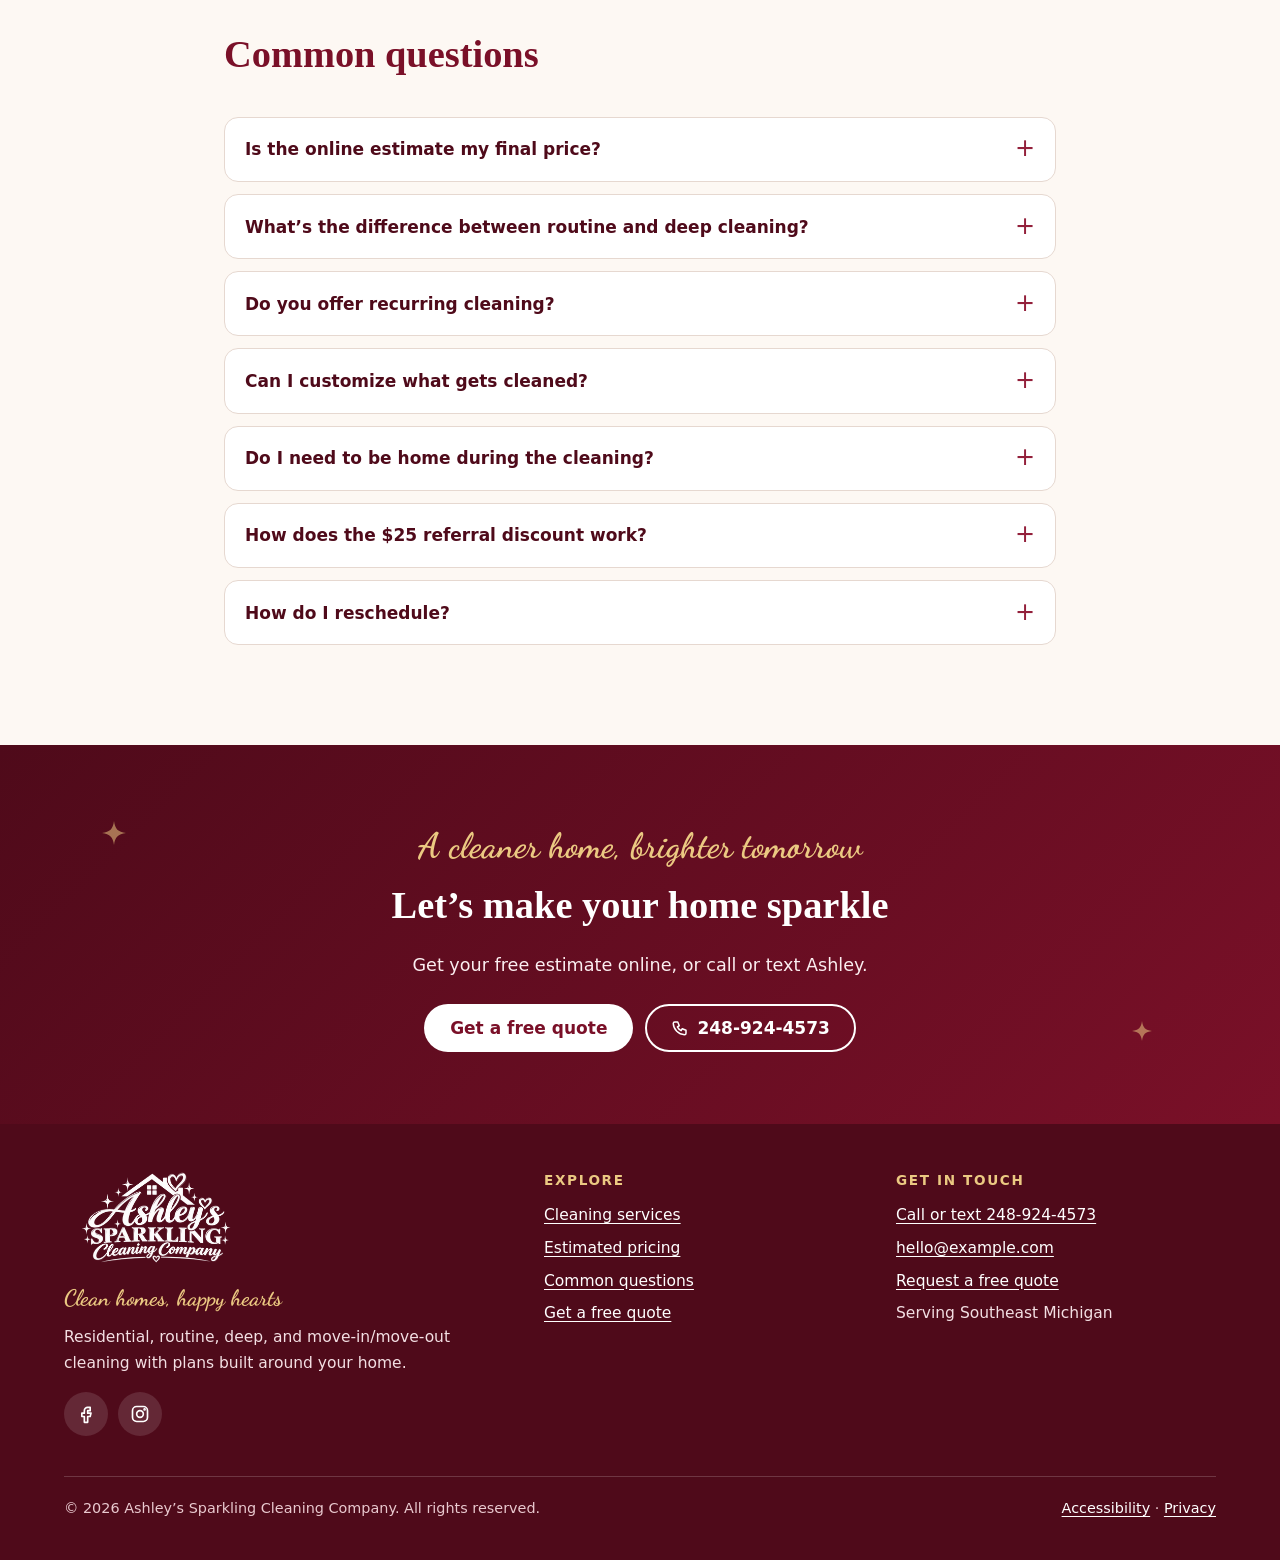
<file: services/index.html>
<!doctype html>
<html lang="en-US" class="no-js">
<head>
<meta charset="utf-8">
<meta name="viewport" content="width=device-width, initial-scale=1">
<title>Cleaning Services &amp; Estimated Pricing | Ashley&#x27;s Sparkling Cleaning Company</title>
<meta name="description" content="Residential, routine, deep, and move-in/move-out cleaning with estimated pricing by home size. Get a free quote from Ashley&#x27;s Sparkling Cleaning Company or call 248-924-4573.">
<meta name="robots" content="index, follow">
<link rel="canonical" href="https://www.example.com/services/">
<meta name="theme-color" content="#7a1028">
<meta name="format-detection" content="telephone=no">
<meta name="geo.region" content="US-MI">
<meta property="og:type" content="website">
<meta property="og:site_name" content="Ashley&#x27;s Sparkling Cleaning Company">
<meta property="og:title" content="Cleaning Services &amp; Estimated Pricing | Ashley&#x27;s Sparkling Cleaning Company">
<meta property="og:description" content="Residential, routine, deep, and move-in/move-out cleaning with estimated pricing by home size. Get a free quote from Ashley&#x27;s Sparkling Cleaning Company or call 248-924-4573.">
<meta property="og:url" content="https://www.example.com/services/">
<meta property="og:image" content="https://www.example.com/assets/img/og-image.jpg">
<meta property="og:image:width" content="1200">
<meta property="og:image:height" content="630">
<meta property="og:image:alt" content="Ashley&#x27;s Sparkling Cleaning Company logo">
<meta property="og:locale" content="en_US">
<meta name="twitter:card" content="summary_large_image">
<meta name="twitter:title" content="Cleaning Services &amp; Estimated Pricing | Ashley&#x27;s Sparkling Cleaning Company">
<meta name="twitter:description" content="Residential, routine, deep, and move-in/move-out cleaning with estimated pricing by home size. Get a free quote from Ashley&#x27;s Sparkling Cleaning Company or call 248-924-4573.">
<meta name="twitter:image" content="https://www.example.com/assets/img/og-image.jpg">
<link rel="icon" href="../favicon.ico" sizes="48x48">
<link rel="icon" href="../assets/img/icon-192.png" type="image/png" sizes="192x192">
<link rel="apple-touch-icon" href="../assets/img/apple-touch-icon.png">
<link rel="manifest" href="../site.webmanifest">
<link rel="preload" href="../assets/fonts/dancing-script-700.woff2" as="font" type="font/woff2" crossorigin>
<link rel="stylesheet" href="../assets/css/site.css?v=3">
<script src="../assets/js/pricing.js?v=1" defer></script>
<script src="../assets/js/site.js?v=2" defer></script>
<script type="application/ld+json">
{
 "@context": "https://schema.org",
 "@graph": [
  {
   "@type": "WebSite",
   "@id": "https://www.example.com/#website",
   "url": "https://www.example.com/",
   "name": "Ashley's Sparkling Cleaning Company",
   "publisher": {
    "@id": "https://www.example.com/#business"
   },
   "inLanguage": "en-US"
  },
  {
   "@type": [
    "LocalBusiness",
    "HomeAndConstructionBusiness"
   ],
   "@id": "https://www.example.com/#business",
   "name": "Ashley's Sparkling Cleaning Company",
   "slogan": "A cleaner home, brighter tomorrow",
   "url": "https://www.example.com/",
   "logo": "https://www.example.com/assets/img/logo.png",
   "image": "https://www.example.com/assets/img/og-image.jpg",
   "telephone": "+12489244573",
   "description": "Residential, routine, deep, and move-in/move-out house cleaning with customizable cleaning plans and free quotes.",
   "areaServed": {
    "@type": "State",
    "name": "Michigan"
   },
   "address": {
    "@type": "PostalAddress",
    "addressRegion": "MI",
    "addressCountry": "US"
   },
   "priceRange": "$$",
   "makesOffer": [
    {
     "@type": "Offer",
     "itemOffered": {
      "@type": "Service",
      "name": "Residential cleaning",
      "url": "https://www.example.com/services/#residential"
     }
    },
    {
     "@type": "Offer",
     "itemOffered": {
      "@type": "Service",
      "name": "Routine cleaning",
      "url": "https://www.example.com/services/#routine"
     }
    },
    {
     "@type": "Offer",
     "itemOffered": {
      "@type": "Service",
      "name": "Deep cleaning",
      "url": "https://www.example.com/services/#deep"
     }
    },
    {
     "@type": "Offer",
     "itemOffered": {
      "@type": "Service",
      "name": "Move-in / move-out cleaning",
      "url": "https://www.example.com/services/#move"
     }
    }
   ],
   "contactPoint": {
    "@type": "ContactPoint",
    "telephone": "+12489244573",
    "contactType": "customer service",
    "areaServed": "US-MI",
    "availableLanguage": "English"
   }
  },
  {
   "@type": "BreadcrumbList",
   "itemListElement": [
    {
     "@type": "ListItem",
     "position": 1,
     "name": "Home",
     "item": "https://www.example.com/"
    },
    {
     "@type": "ListItem",
     "position": 2,
     "name": "Services",
     "item": "https://www.example.com/services/"
    }
   ]
  },
  {
   "@type": "FAQPage",
   "mainEntity": [
    {
     "@type": "Question",
     "name": "Is the online estimate my final price?",
     "acceptedAnswer": {
      "@type": "Answer",
      "text": "No. The estimate is a starting point based on your answers. Every home is different, so Ashley confirms your final price with you before any cleaning is scheduled."
     }
    },
    {
     "@type": "Question",
     "name": "What’s the difference between routine and deep cleaning?",
     "acceptedAnswer": {
      "@type": "Answer",
      "text": "Routine cleaning keeps a home fresh with regular upkeep: kitchen, bathrooms, dusting, and floors. Deep cleaning goes further into the details, like baseboards, blinds, and built-up grime. Many homes start with a deep clean and then move to routine visits."
     }
    },
    {
     "@type": "Question",
     "name": "Do you offer recurring cleaning?",
     "acceptedAnswer": {
      "@type": "Answer",
      "text": "Yes. You can choose weekly, every 2 weeks, or every 4 weeks. Recurring routine cleaning comes with a discount on each visit."
     }
    },
    {
     "@type": "Question",
     "name": "Can I customize what gets cleaned?",
     "acceptedAnswer": {
      "@type": "Answer",
      "text": "Absolutely. Choose the rooms you want included and add extras like inside the oven or refrigerator, interior windows, or carpet shampoo. Tell Ashley about any areas you want extra focus on."
     }
    },
    {
     "@type": "Question",
     "name": "Do I need to be home during the cleaning?",
     "acceptedAnswer": {
      "@type": "Answer",
      "text": "It’s up to you. Let us know on the quote form whether you’ll be home, and Ashley will work out the details with you directly. Please don’t send door or alarm codes through the website."
     }
    },
    {
     "@type": "Question",
     "name": "How does the $25 referral discount work?",
     "acceptedAnswer": {
      "@type": "Answer",
      "text": "When someone you referred requests a quote, have them mention your name. Ask Ashley for the details on how the $25 off a cleaning is applied."
     }
    },
    {
     "@type": "Question",
     "name": "How do I reschedule?",
     "acceptedAnswer": {
      "@type": "Answer",
      "text": "Call or text 248-924-4573 as early as you can, and Ashley will help you find a new time."
     }
    }
   ]
  }
 ]
}
</script>
</head>
<body>
<a class="skip-link" href="#main">Skip to main content</a>
<header class="site-header">
  <div class="wrap">
    <a class="brand" href="../" aria-label="Ashley’s Sparkling Cleaning Company home">
      <picture><source srcset="../assets/img/logo-360.webp" type="image/webp"><img src="../assets/img/logo-360.png" alt="Ashley’s Sparkling Cleaning Company" width="131" height="66" decoding="async"></picture>
    </a>
    <button class="nav-toggle" type="button" aria-expanded="false" aria-controls="site-nav"><svg aria-hidden="true" focusable="false" width="20" height="20" viewBox="0 0 24 24" fill="none" stroke="currentColor" stroke-width="2" stroke-linecap="round" stroke-linejoin="round"><path d="M3 6h18M3 12h18M3 18h18"/></svg>Menu</button>
    <nav id="site-nav" class="site-nav" aria-label="Main">
      <ul>
        <li><a href="../">Home</a></li><li><a href="../services/" aria-current="page">Services</a></li><li><a href="../services/#pricing">Pricing</a></li><li><a href="../services/#faq">FAQ</a></li><li class="nav-phone"><a href="tel:+12489244573"><svg aria-hidden="true" focusable="false" width="18" height="18" viewBox="0 0 24 24" fill="none" stroke="currentColor" stroke-width="2" stroke-linecap="round" stroke-linejoin="round"><path d="M5 4h4l2 5-2.5 1.5a11 11 0 005 5L15 13l5 2v4a2 2 0 01-2 2A16 16 0 013 6a2 2 0 012-2"/></svg> <span>248-924-4573</span></a></li><li class="nav-cta"><a href="../quote/">Free Quote</a></li>
      </ul>
    </nav>
  </div>
</header>
<main id="main" tabindex="-1">
<section class="page-hero" aria-labelledby="services-heading">
  <svg class="sparkle gold" aria-hidden="true" focusable="false" width="26" height="26" viewBox="0 0 24 24" fill="currentColor" style="top:18%;right:8%"><path d="M12 0C13 8 16 11 24 12 16 13 13 16 12 24 11 16 8 13 0 12 8 11 11 8 12 0Z"/></svg><svg class="sparkle gold" aria-hidden="true" focusable="false" width="16" height="16" viewBox="0 0 24 24" fill="currentColor" style="top:60%;right:18%"><path d="M12 0C13 8 16 11 24 12 16 13 13 16 12 24 11 16 8 13 0 12 8 11 11 8 12 0Z"/></svg><svg class="sparkle gold" aria-hidden="true" focusable="false" width="20" height="20" viewBox="0 0 24 24" fill="currentColor" style="bottom:14%;right:4%"><path d="M12 0C13 8 16 11 24 12 16 13 13 16 12 24 11 16 8 13 0 12 8 11 11 8 12 0Z"/></svg>
  <div class="wrap">
    <nav class="breadcrumb" aria-label="Breadcrumb"><ol><li><a href="../">Home</a></li><li><span aria-current="page">Services</span></li></ol></nav>
    <span class="script" aria-hidden="true">Clean homes, happy hearts</span>
    <h1 id="services-heading">Cleaning services &amp; estimated pricing</h1>
    <p>Customizable cleaning plans for every kind of home. Prices below are estimates to help you plan; your free quote confirms the final price.</p>
  </div>
</section>

<section class="section" aria-labelledby="list-heading">
  <div class="wrap">
    <h2 id="list-heading" class="visually-hidden">Our services</h2>
    <article class="service card" id="residential" aria-labelledby="residential-h">
      <div>
        <h3 id="residential-h">Residential cleaning</h3>
        <p>Every service is residential cleaning, built for real homes: houses, apartments, condos, and townhomes. Tell us what matters most and we’ll shape the clean around it.</p>
        <h4 class="visually-hidden">What’s typically included</h4>
        <ul class="heart-list"><li>Kitchens: counters, sink, stovetop, appliance exteriors</li><li>Bathrooms: tub, shower, toilet, sink, mirrors</li><li>Dusting of reachable surfaces and furniture</li><li>Vacuuming and mopping floors</li><li>Emptying trash and tidying</li></ul>
        
      </div>
      <div class="price-box">
        <p><strong>Estimated price</strong></p>
        <p class="price-tag">Priced by your home</p><p>Choose routine, deep, or move-in/move-out on the quote form.</p>
        <a class="btn btn-primary btn-block" href="../quote/">Get a quote<span class="visually-hidden"> for residential cleaning</span></a>
      </div>
    </article><article class="service card" id="routine" aria-labelledby="routine-h">
      <div>
        <h3 id="routine-h">Routine cleaning</h3>
        <p>Regular visits that keep your home consistently fresh. Choose weekly, every 2 weeks, or every 4 weeks, and save on every recurring visit.</p>
        <h4 class="visually-hidden">What’s typically included</h4>
        <ul class="heart-list"><li>Everything in a standard residential clean</li><li>A consistent checklist each visit</li><li>Flexible weekly, biweekly, or monthly schedule</li><li>Recurring discount on each visit</li></ul>
        
      </div>
      <div class="price-box">
        <p><strong>Estimated price</strong></p>
        <p class="price-tag">from <span data-price-from="Routine cleaning">$110</span></p><p>per visit, for smaller homes. Larger homes and extras add to the estimate.</p>
        <a class="btn btn-primary btn-block" href="../quote/?service=Routine+cleaning">Get a quote<span class="visually-hidden"> for routine cleaning</span></a>
      </div>
    </article><article class="service card" id="deep" aria-labelledby="deep-h">
      <div>
        <h3 id="deep-h">Deep cleaning</h3>
        <p>A top-to-bottom reset for homes that need extra attention, or as a first visit before routine cleaning.</p>
        <h4 class="visually-hidden">What’s typically included</h4>
        <ul class="heart-list"><li>Everything in a routine clean</li><li>Baseboards and blinds</li><li>Detailed scrubbing of buildup in kitchens and bathrooms</li><li>Door frames, light switches, and fixtures</li><li>Extra time on corners and edges</li></ul>
        
      </div>
      <div class="price-box">
        <p><strong>Estimated price</strong></p>
        <p class="price-tag">from <span data-price-from="Deep cleaning">$175</span></p><p>per visit, for smaller homes. Larger homes and extras add to the estimate.</p>
        <a class="btn btn-primary btn-block" href="../quote/?service=Deep+cleaning">Get a quote<span class="visually-hidden"> for deep cleaning</span></a>
      </div>
    </article><article class="service card" id="move" aria-labelledby="move-h">
      <div>
        <h3 id="move-h">Move in / move out cleaning</h3>
        <p>An empty-home clean that gets a space ready for new keys, whether you’re leaving or just arriving.</p>
        <h4 class="visually-hidden">What’s typically included</h4>
        <ul class="heart-list"><li>Everything in a deep clean</li><li>Inside cabinets and drawers</li><li>Inside the oven and refrigerator</li><li>Closets and shelves</li><li>Best scheduled after furniture is out</li></ul>
        
      </div>
      <div class="price-box">
        <p><strong>Estimated price</strong></p>
        <p class="price-tag">from <span data-price-from="Move-in / move-out cleaning">$200</span></p><p>per visit, for smaller homes. Larger homes and extras add to the estimate.</p>
        <a class="btn btn-primary btn-block" href="../quote/?service=Move-in+%2F+move-out+cleaning">Get a quote<span class="visually-hidden"> for move in / move out cleaning</span></a>
      </div>
    </article>
    <p class="fine-print">Lists show what’s typically included. Every home is different, so tell us what you need on the quote form and Ashley will confirm.</p>
  </div>
</section>

<section class="section section-alt" id="pricing" aria-labelledby="pricing-heading">
  <div class="wrap">
    <div class="section-head">
      <span class="eyebrow">Estimated pricing</span>
      <h2 id="pricing-heading">Starting prices by home size</h2>
      <p>These are starting estimates for one visit with one bathroom. Extra bathrooms, add-ons, pets, and home condition can change the price, and recurring routine cleaning saves on every visit.</p>
    </div>
    <div class="table-wrap">
      <table class="price-table">
        <caption>Estimated starting price per visit</caption>
        <thead><tr><th scope="col">Home size</th><th scope="col">Routine</th><th scope="col">Deep</th><th scope="col">Move in / out</th></tr></thead>
        <tbody data-price-table>
          <tr><th scope="row">Under 1,000 sq ft</th><td>from $110</td><td>from $175</td><td>from $200</td></tr>
          <tr><th scope="row">1,000–1,499 sq ft</th><td>from $135</td><td>from $215</td><td>from $245</td></tr>
          <tr><th scope="row">1,500–1,999 sq ft</th><td>from $160</td><td>from $255</td><td>from $290</td></tr>
          <tr><th scope="row">2,000–2,499 sq ft</th><td>from $190</td><td>from $305</td><td>from $340</td></tr>
          <tr><th scope="row">2,500–2,999 sq ft</th><td>from $220</td><td>from $350</td><td>from $395</td></tr>
          <tr><th scope="row">3,000–3,999 sq ft</th><td>from $270</td><td>from $430</td><td>from $485</td></tr>
          <tr><th scope="row">4,000+ sq ft</th><td>from $330</td><td>from $530</td><td>from $595</td></tr>
        </tbody>
      </table>
    </div>
    <p class="fine-print">Estimates only. Ashley confirms your final price after reviewing your quote request.</p>
    <div class="btn-row"><a class="btn btn-primary" href="../quote/">Get my personalized estimate</a></div>
  </div>
</section>

<section class="section" id="faq" aria-labelledby="faq-heading">
  <div class="wrap" style="max-width:52rem">
    <div class="section-head">
      <h2 id="faq-heading">Common questions</h2>
    </div>
    <div class="faq">
      <details><summary>Is the online estimate my final price?</summary><div><p>No. The estimate is a starting point based on your answers. Every home is different, so Ashley confirms your final price with you before any cleaning is scheduled.</p></div></details><details><summary>What’s the difference between routine and deep cleaning?</summary><div><p>Routine cleaning keeps a home fresh with regular upkeep: kitchen, bathrooms, dusting, and floors. Deep cleaning goes further into the details, like baseboards, blinds, and built-up grime. Many homes start with a deep clean and then move to routine visits.</p></div></details><details><summary>Do you offer recurring cleaning?</summary><div><p>Yes. You can choose weekly, every 2 weeks, or every 4 weeks. Recurring routine cleaning comes with a discount on each visit.</p></div></details><details><summary>Can I customize what gets cleaned?</summary><div><p>Absolutely. Choose the rooms you want included and add extras like inside the oven or refrigerator, interior windows, or carpet shampoo. Tell Ashley about any areas you want extra focus on.</p></div></details><details><summary>Do I need to be home during the cleaning?</summary><div><p>It’s up to you. Let us know on the quote form whether you’ll be home, and Ashley will work out the details with you directly. Please don’t send door or alarm codes through the website.</p></div></details><details><summary>How does the $25 referral discount work?</summary><div><p>When someone you referred requests a quote, have them mention your name. Ask Ashley for the details on how the $25 off a cleaning is applied.</p></div></details><details><summary>How do I reschedule?</summary><div><p>Call or text 248-924-4573 as early as you can, and Ashley will help you find a new time.</p></div></details>
    </div>
  </div>
</section>

<section class="cta-band" aria-labelledby="cta-heading">
  <svg class="sparkle gold" aria-hidden="true" focusable="false" width="24" height="24" viewBox="0 0 24 24" fill="currentColor" style="top:20%;left:8%"><path d="M12 0C13 8 16 11 24 12 16 13 13 16 12 24 11 16 8 13 0 12 8 11 11 8 12 0Z"/></svg><svg class="sparkle gold" aria-hidden="true" focusable="false" width="20" height="20" viewBox="0 0 24 24" fill="currentColor" style="bottom:22%;right:10%"><path d="M12 0C13 8 16 11 24 12 16 13 13 16 12 24 11 16 8 13 0 12 8 11 11 8 12 0Z"/></svg>
  <div class="wrap">
    <span class="script" aria-hidden="true">A cleaner home, brighter tomorrow</span>
    <h2 id="cta-heading">Let’s make your home sparkle</h2>
    <p>Get your free estimate online, or call or text Ashley.</p>
    <div class="btn-row">
      <a class="btn btn-light" href="../quote/">Get a free quote</a>
      <a class="btn btn-ghost" href="tel:+12489244573"><svg aria-hidden="true" focusable="false" width="18" height="18" viewBox="0 0 24 24" fill="none" stroke="currentColor" stroke-width="2" stroke-linecap="round" stroke-linejoin="round"><path d="M5 4h4l2 5-2.5 1.5a11 11 0 005 5L15 13l5 2v4a2 2 0 01-2 2A16 16 0 013 6a2 2 0 012-2"/></svg> 248-924-4573</a>
    </div>
  </div>
</section>
</main>
<footer class="site-footer">
  <div class="wrap">
    <div class="footer-grid">
      <div>
        <picture><source srcset="../assets/img/logo-white-360.webp" type="image/webp"><img class="footer-logo" src="../assets/img/logo-white-360.png" alt="Ashley’s Sparkling Cleaning Company" width="183" height="92" loading="lazy" decoding="async"></picture>
        <p class="script">Clean homes, happy hearts</p>
        <p>Residential, routine, deep, and move-in/move-out cleaning with plans built around your home.</p>
        <div class="social">
          <a href="https://www.facebook.com/" rel="noopener"><svg aria-hidden="true" focusable="false" width="20" height="20" viewBox="0 0 24 24" fill="none" stroke="currentColor" stroke-width="2" stroke-linecap="round" stroke-linejoin="round"><path d="M14 8h3V4h-3a4 4 0 00-4 4v3H7v4h3v7h4v-7h3l1-4h-4V8a0 0 0 010 0z"/></svg><span class="visually-hidden">Ashley’s Sparkling Cleaning Company on Facebook</span></a>
          <a href="https://www.instagram.com/" rel="noopener"><svg aria-hidden="true" focusable="false" width="20" height="20" viewBox="0 0 24 24" fill="none" stroke="currentColor" stroke-width="2" stroke-linecap="round" stroke-linejoin="round"><rect x="3" y="3" width="18" height="18" rx="5"/><circle cx="12" cy="12" r="4"/><circle cx="17.5" cy="6.5" r="0.6" fill="currentColor"/></svg><span class="visually-hidden">Ashley’s Sparkling Cleaning Company on Instagram</span></a>
        </div>
      </div>
      <div>
        <h2>Explore</h2>
        <ul>
          <li><a href="../services/">Cleaning services</a></li>
          <li><a href="../services/#pricing">Estimated pricing</a></li>
          <li><a href="../services/#faq">Common questions</a></li>
          <li><a href="../quote/">Get a free quote</a></li>
        </ul>
      </div>
      <div>
        <h2>Get in touch</h2>
        <ul>
          <li><a href="tel:+12489244573">Call or text 248-924-4573</a></li>
          <li><a href="mailto:hello@example.com">hello@example.com</a></li>
          <li><a href="../quote/">Request a free quote</a></li>
          <li>Serving Southeast Michigan</li>
        </ul>
      </div>
    </div>
    <div class="footer-bottom">
      <p>&copy; <span data-year>2026</span> Ashley’s Sparkling Cleaning Company. All rights reserved.</p>
      <p><a href="../accessibility/">Accessibility</a> · <a href="../privacy/">Privacy</a></p>
    </div>
  </div>
</footer>
<nav class="call-bar" aria-label="Quick contact">
  <a class="call" href="tel:+12489244573"><svg aria-hidden="true" focusable="false" width="18" height="18" viewBox="0 0 24 24" fill="none" stroke="currentColor" stroke-width="2" stroke-linecap="round" stroke-linejoin="round"><path d="M5 4h4l2 5-2.5 1.5a11 11 0 005 5L15 13l5 2v4a2 2 0 01-2 2A16 16 0 013 6a2 2 0 012-2"/></svg> Call Ashley</a>
  <a class="book" href="../quote/"><svg aria-hidden="true" focusable="false" width="18" height="18" viewBox="0 0 24 24" fill="none" stroke="currentColor" stroke-width="2" stroke-linecap="round" stroke-linejoin="round"><path d="M20 12l-8 8-9-9V3h8z"/><circle cx="7.5" cy="7.5" r="1.5"/></svg> Free quote</a>
</nav>
</body>
</html>
</file>
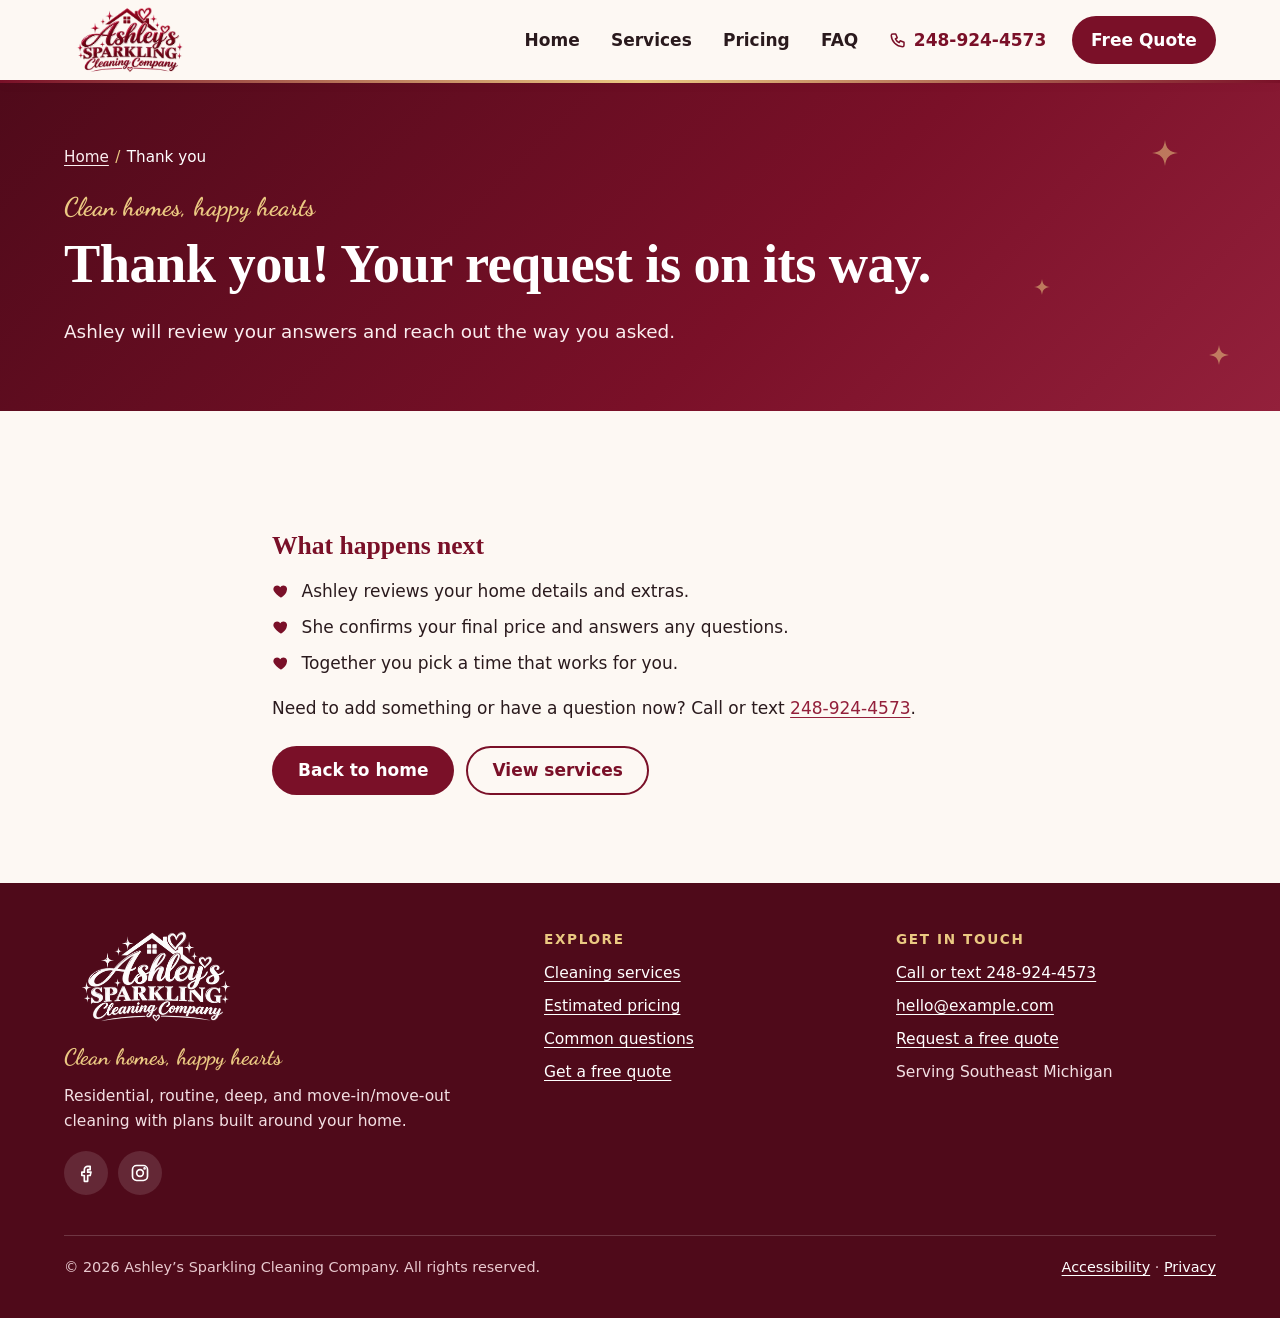
<file: thank-you/index.html>
<!doctype html>
<html lang="en-US" class="no-js">
<head>
<meta charset="utf-8">
<meta name="viewport" content="width=device-width, initial-scale=1">
<title>Thank You | Ashley&#x27;s Sparkling Cleaning Company</title>
<meta name="description" content="Your cleaning quote request was sent.">
<meta name="robots" content="noindex, follow">
<link rel="canonical" href="https://www.example.com/thank-you/">
<meta name="theme-color" content="#7a1028">
<meta name="format-detection" content="telephone=no">
<meta name="geo.region" content="US-MI">
<meta property="og:type" content="website">
<meta property="og:site_name" content="Ashley&#x27;s Sparkling Cleaning Company">
<meta property="og:title" content="Thank You | Ashley&#x27;s Sparkling Cleaning Company">
<meta property="og:description" content="Your cleaning quote request was sent.">
<meta property="og:url" content="https://www.example.com/thank-you/">
<meta property="og:image" content="https://www.example.com/assets/img/og-image.jpg">
<meta property="og:image:width" content="1200">
<meta property="og:image:height" content="630">
<meta property="og:image:alt" content="Ashley&#x27;s Sparkling Cleaning Company logo">
<meta property="og:locale" content="en_US">
<meta name="twitter:card" content="summary_large_image">
<meta name="twitter:title" content="Thank You | Ashley&#x27;s Sparkling Cleaning Company">
<meta name="twitter:description" content="Your cleaning quote request was sent.">
<meta name="twitter:image" content="https://www.example.com/assets/img/og-image.jpg">
<link rel="icon" href="../favicon.ico" sizes="48x48">
<link rel="icon" href="../assets/img/icon-192.png" type="image/png" sizes="192x192">
<link rel="apple-touch-icon" href="../assets/img/apple-touch-icon.png">
<link rel="manifest" href="../site.webmanifest">
<link rel="preload" href="../assets/fonts/dancing-script-700.woff2" as="font" type="font/woff2" crossorigin>
<link rel="stylesheet" href="../assets/css/site.css?v=3">
<script src="../assets/js/site.js?v=2" defer></script>
<script type="application/ld+json">
{
 "@context": "https://schema.org",
 "@graph": [
  {
   "@type": "WebSite",
   "@id": "https://www.example.com/#website",
   "url": "https://www.example.com/",
   "name": "Ashley's Sparkling Cleaning Company",
   "publisher": {
    "@id": "https://www.example.com/#business"
   },
   "inLanguage": "en-US"
  },
  {
   "@type": [
    "LocalBusiness",
    "HomeAndConstructionBusiness"
   ],
   "@id": "https://www.example.com/#business",
   "name": "Ashley's Sparkling Cleaning Company",
   "slogan": "A cleaner home, brighter tomorrow",
   "url": "https://www.example.com/",
   "logo": "https://www.example.com/assets/img/logo.png",
   "image": "https://www.example.com/assets/img/og-image.jpg",
   "telephone": "+12489244573",
   "description": "Residential, routine, deep, and move-in/move-out house cleaning with customizable cleaning plans and free quotes.",
   "areaServed": {
    "@type": "State",
    "name": "Michigan"
   },
   "address": {
    "@type": "PostalAddress",
    "addressRegion": "MI",
    "addressCountry": "US"
   },
   "priceRange": "$$",
   "makesOffer": [
    {
     "@type": "Offer",
     "itemOffered": {
      "@type": "Service",
      "name": "Residential cleaning",
      "url": "https://www.example.com/services/#residential"
     }
    },
    {
     "@type": "Offer",
     "itemOffered": {
      "@type": "Service",
      "name": "Routine cleaning",
      "url": "https://www.example.com/services/#routine"
     }
    },
    {
     "@type": "Offer",
     "itemOffered": {
      "@type": "Service",
      "name": "Deep cleaning",
      "url": "https://www.example.com/services/#deep"
     }
    },
    {
     "@type": "Offer",
     "itemOffered": {
      "@type": "Service",
      "name": "Move-in / move-out cleaning",
      "url": "https://www.example.com/services/#move"
     }
    }
   ],
   "contactPoint": {
    "@type": "ContactPoint",
    "telephone": "+12489244573",
    "contactType": "customer service",
    "areaServed": "US-MI",
    "availableLanguage": "English"
   }
  }
 ]
}
</script>
</head>
<body>
<a class="skip-link" href="#main">Skip to main content</a>
<header class="site-header">
  <div class="wrap">
    <a class="brand" href="../" aria-label="Ashley’s Sparkling Cleaning Company home">
      <picture><source srcset="../assets/img/logo-360.webp" type="image/webp"><img src="../assets/img/logo-360.png" alt="Ashley’s Sparkling Cleaning Company" width="131" height="66" decoding="async"></picture>
    </a>
    <button class="nav-toggle" type="button" aria-expanded="false" aria-controls="site-nav"><svg aria-hidden="true" focusable="false" width="20" height="20" viewBox="0 0 24 24" fill="none" stroke="currentColor" stroke-width="2" stroke-linecap="round" stroke-linejoin="round"><path d="M3 6h18M3 12h18M3 18h18"/></svg>Menu</button>
    <nav id="site-nav" class="site-nav" aria-label="Main">
      <ul>
        <li><a href="../">Home</a></li><li><a href="../services/">Services</a></li><li><a href="../services/#pricing">Pricing</a></li><li><a href="../services/#faq">FAQ</a></li><li class="nav-phone"><a href="tel:+12489244573"><svg aria-hidden="true" focusable="false" width="18" height="18" viewBox="0 0 24 24" fill="none" stroke="currentColor" stroke-width="2" stroke-linecap="round" stroke-linejoin="round"><path d="M5 4h4l2 5-2.5 1.5a11 11 0 005 5L15 13l5 2v4a2 2 0 01-2 2A16 16 0 013 6a2 2 0 012-2"/></svg> <span>248-924-4573</span></a></li><li class="nav-cta"><a href="../quote/">Free Quote</a></li>
      </ul>
    </nav>
  </div>
</header>
<main id="main" tabindex="-1">
<section class="page-hero" aria-labelledby="ty-heading">
  <svg class="sparkle gold" aria-hidden="true" focusable="false" width="26" height="26" viewBox="0 0 24 24" fill="currentColor" style="top:18%;right:8%"><path d="M12 0C13 8 16 11 24 12 16 13 13 16 12 24 11 16 8 13 0 12 8 11 11 8 12 0Z"/></svg><svg class="sparkle gold" aria-hidden="true" focusable="false" width="16" height="16" viewBox="0 0 24 24" fill="currentColor" style="top:60%;right:18%"><path d="M12 0C13 8 16 11 24 12 16 13 13 16 12 24 11 16 8 13 0 12 8 11 11 8 12 0Z"/></svg><svg class="sparkle gold" aria-hidden="true" focusable="false" width="20" height="20" viewBox="0 0 24 24" fill="currentColor" style="bottom:14%;right:4%"><path d="M12 0C13 8 16 11 24 12 16 13 13 16 12 24 11 16 8 13 0 12 8 11 11 8 12 0Z"/></svg>
  <div class="wrap">
    <nav class="breadcrumb" aria-label="Breadcrumb"><ol><li><a href="../">Home</a></li><li><span aria-current="page">Thank you</span></li></ol></nav>
    <span class="script" aria-hidden="true">Clean homes, happy hearts</span>
    <h1 id="ty-heading">Thank you! Your request is on its way.</h1>
    <p>Ashley will review your answers and reach out the way you asked.</p>
  </div>
</section>

<section class="section">
  <div class="wrap prose">
    <h2>What happens next</h2>
    <ul class="heart-list">
      <li>Ashley reviews your home details and extras.</li>
      <li>She confirms your final price and answers any questions.</li>
      <li>Together you pick a time that works for you.</li>
    </ul>
    <p>Need to add something or have a question now? Call or text <a href="tel:+12489244573">248-924-4573</a>.</p>
    <div class="btn-row"><a class="btn btn-primary" href="../">Back to home</a><a class="btn btn-outline" href="../services/">View services</a></div>
  </div>
</section>
</main>
<footer class="site-footer">
  <div class="wrap">
    <div class="footer-grid">
      <div>
        <picture><source srcset="../assets/img/logo-white-360.webp" type="image/webp"><img class="footer-logo" src="../assets/img/logo-white-360.png" alt="Ashley’s Sparkling Cleaning Company" width="183" height="92" loading="lazy" decoding="async"></picture>
        <p class="script">Clean homes, happy hearts</p>
        <p>Residential, routine, deep, and move-in/move-out cleaning with plans built around your home.</p>
        <div class="social">
          <a href="https://www.facebook.com/" rel="noopener"><svg aria-hidden="true" focusable="false" width="20" height="20" viewBox="0 0 24 24" fill="none" stroke="currentColor" stroke-width="2" stroke-linecap="round" stroke-linejoin="round"><path d="M14 8h3V4h-3a4 4 0 00-4 4v3H7v4h3v7h4v-7h3l1-4h-4V8a0 0 0 010 0z"/></svg><span class="visually-hidden">Ashley’s Sparkling Cleaning Company on Facebook</span></a>
          <a href="https://www.instagram.com/" rel="noopener"><svg aria-hidden="true" focusable="false" width="20" height="20" viewBox="0 0 24 24" fill="none" stroke="currentColor" stroke-width="2" stroke-linecap="round" stroke-linejoin="round"><rect x="3" y="3" width="18" height="18" rx="5"/><circle cx="12" cy="12" r="4"/><circle cx="17.5" cy="6.5" r="0.6" fill="currentColor"/></svg><span class="visually-hidden">Ashley’s Sparkling Cleaning Company on Instagram</span></a>
        </div>
      </div>
      <div>
        <h2>Explore</h2>
        <ul>
          <li><a href="../services/">Cleaning services</a></li>
          <li><a href="../services/#pricing">Estimated pricing</a></li>
          <li><a href="../services/#faq">Common questions</a></li>
          <li><a href="../quote/">Get a free quote</a></li>
        </ul>
      </div>
      <div>
        <h2>Get in touch</h2>
        <ul>
          <li><a href="tel:+12489244573">Call or text 248-924-4573</a></li>
          <li><a href="mailto:hello@example.com">hello@example.com</a></li>
          <li><a href="../quote/">Request a free quote</a></li>
          <li>Serving Southeast Michigan</li>
        </ul>
      </div>
    </div>
    <div class="footer-bottom">
      <p>&copy; <span data-year>2026</span> Ashley’s Sparkling Cleaning Company. All rights reserved.</p>
      <p><a href="../accessibility/">Accessibility</a> · <a href="../privacy/">Privacy</a></p>
    </div>
  </div>
</footer>
<nav class="call-bar" aria-label="Quick contact">
  <a class="call" href="tel:+12489244573"><svg aria-hidden="true" focusable="false" width="18" height="18" viewBox="0 0 24 24" fill="none" stroke="currentColor" stroke-width="2" stroke-linecap="round" stroke-linejoin="round"><path d="M5 4h4l2 5-2.5 1.5a11 11 0 005 5L15 13l5 2v4a2 2 0 01-2 2A16 16 0 013 6a2 2 0 012-2"/></svg> Call Ashley</a>
  <a class="book" href="../quote/"><svg aria-hidden="true" focusable="false" width="18" height="18" viewBox="0 0 24 24" fill="none" stroke="currentColor" stroke-width="2" stroke-linecap="round" stroke-linejoin="round"><path d="M20 12l-8 8-9-9V3h8z"/><circle cx="7.5" cy="7.5" r="1.5"/></svg> Free quote</a>
</nav>
</body>
</html>
</file>
<file: assets/css/site.css>
/* Ashley's Sparkling Cleaning Company — site styles
   No frameworks. System fonts for body and headings; one small self-hosted
   script font (Dancing Script, SIL OFL) for short decorative taglines only. */

@font-face {
  font-family: "Dancing Script";
  src: url("../fonts/dancing-script-700.woff2") format("woff2");
  font-weight: 700;
  font-style: normal;
  font-display: swap;
}

:root {
  --burg-900: #4f0a1a;
  --burg-800: #7a1028;
  --burg-700: #93203b;
  --burg-100: #f8e7ea;
  --rose-300: #f4c6ce;
  --gold-500: #b8812a;
  --gold-300: #ebc982;
  --ink: #2a1a1d;
  --ink-soft: #5b494d;
  --cream: #fdf8f3;
  --cream-200: #f5ebe1;
  --white: #ffffff;
  --line: #e6d8d0;
  --error: #b00020;
  --focus: #0b57d0;

  --serif: "Iowan Old Style", "Palatino Linotype", Palatino, Charter, "Bitstream Charter", Georgia, serif;
  --sans: system-ui, -apple-system, "Segoe UI", Roboto, "Helvetica Neue", Arial, sans-serif;
  --script: "Dancing Script", "Brush Script MT", "Segoe Script", cursive;

  --radius: 14px;
  --wrap: 72rem;
  --shadow: 0 1px 2px rgb(79 10 26 / 6%), 0 10px 28px rgb(79 10 26 / 9%);
}

*, *::before, *::after { box-sizing: border-box; }
[hidden] { display: none !important; }

html { -webkit-text-size-adjust: 100%; scroll-behavior: smooth; scroll-padding-top: 7rem; scroll-padding-bottom: 4.5rem; }
@media (prefers-reduced-motion: reduce) {
  html { scroll-behavior: auto; }
  *, *::before, *::after { transition: none !important; animation: none !important; }
}

body {
  margin: 0;
  font-family: var(--sans);
  font-size: 1.0625rem;
  line-height: 1.65;
  color: var(--ink);
  background: var(--cream);
}

img, svg, video, iframe { max-width: 100%; display: block; }
img { height: auto; }

h1, h2, h3, h4 {
  font-family: var(--serif);
  line-height: 1.2;
  color: var(--burg-800);
  margin: 0 0 0.6em;
  text-wrap: balance;
}
h1 { font-size: clamp(2.1rem, 1.4rem + 3vw, 3.4rem); letter-spacing: -0.01em; }
h2 { font-size: clamp(1.7rem, 1.3rem + 1.6vw, 2.4rem); }
h3 { font-size: 1.35rem; }
p { margin: 0 0 1em; text-wrap: pretty; }
ul { padding-left: 1.2em; }

a { color: var(--burg-700); text-underline-offset: 0.18em; }
a:hover { color: var(--burg-900); }

:focus-visible {
  outline: 3px solid var(--focus);
  outline-offset: 3px;
  border-radius: 4px;
}

.wrap { width: min(100% - 2rem, var(--wrap)); margin-inline: auto; }

.visually-hidden {
  position: absolute !important;
  width: 1px; height: 1px;
  padding: 0; margin: -1px;
  overflow: hidden; clip: rect(0 0 0 0);
  white-space: nowrap; border: 0;
}

.skip-link {
  position: absolute; left: 1rem; top: -100px; z-index: 100;
  background: var(--burg-800); color: var(--white);
  padding: 0.75rem 1rem; font-weight: 700; border-radius: 0 0 8px 8px;
}
.skip-link:focus { top: 0; color: var(--white); }

.script { font-family: var(--script); font-weight: 700; letter-spacing: 0; }

/* ---------- Header ---------- */
.site-header {
  background: rgb(253 248 243 / 96%);
  position: sticky; top: 0; z-index: 50;
  border-bottom: 1px solid var(--line);
  box-shadow: 0 2px 12px rgb(79 10 26 / 6%);
}
.site-header::after {
  content: ""; position: absolute; inset: auto 0 -3px; height: 3px;
  background: linear-gradient(90deg, var(--burg-800), var(--gold-300) 50%, var(--burg-800));
}
.site-header .wrap {
  display: flex; align-items: center; justify-content: space-between;
  gap: 1rem; min-height: 5rem;
}
.brand { display: inline-flex; align-items: center; padding-block: 0.35rem; }
.brand img { height: 66px; width: auto; }

.nav-toggle {
  display: none;
  background: transparent; color: var(--burg-800);
  border: 2px solid var(--burg-800); border-radius: 999px;
  min-height: 44px; padding: 0.4rem 1rem; font: inherit; font-weight: 700; cursor: pointer;
}
.nav-toggle svg { display: inline-block; vertical-align: -3px; margin-right: 0.35rem; }

.site-nav ul {
  list-style: none; margin: 0; padding: 0;
  display: flex; align-items: center; gap: 0.25rem;
}
.site-nav a {
  display: block; padding: 0.6rem 0.85rem; border-radius: 8px;
  color: var(--ink); text-decoration: none; font-weight: 600;
}
.site-nav a:hover { background: var(--burg-100); color: var(--burg-900); }
.site-nav a[aria-current="page"] { color: var(--burg-800); box-shadow: inset 0 -3px 0 var(--burg-800); border-radius: 0; }
.site-nav .nav-cta a {
  background: var(--burg-800); color: var(--white); margin-left: 0.5rem; border-radius: 999px; padding-inline: 1.2rem;
}
.site-nav .nav-cta a:hover { background: var(--burg-900); color: var(--white); }
.site-nav .nav-phone a { white-space: nowrap; display: inline-flex; align-items: center; gap: 0.4rem; color: var(--burg-800); }

@media (max-width: 900px) {
  .nav-toggle { display: inline-block; }
  .brand img { height: 56px; }
  .site-nav { display: none; position: absolute; inset: 100% 0 auto; background: var(--cream); border-bottom: 3px solid var(--burg-800); box-shadow: 0 12px 24px rgb(79 10 26 / 12%); }
  .site-nav.is-open { display: block; }
  .site-nav ul { flex-direction: column; align-items: stretch; padding: 0.5rem 1rem 1rem; }
  .site-nav a { padding: 0.85rem 0.75rem; }
  .site-nav .nav-cta a { margin: 0.5rem 0 0; text-align: center; }
  .site-nav a[aria-current="page"] { box-shadow: inset 4px 0 0 var(--burg-800); }
}
.no-js .nav-toggle { display: none; }
.no-js .site-nav { display: block; position: static; box-shadow: none; border: 0; }
.no-js .site-header .wrap { flex-wrap: wrap; }
.no-js .site-nav ul { flex-wrap: wrap; }

/* ---------- Buttons ---------- */
.btn {
  display: inline-flex; align-items: center; justify-content: center; gap: 0.5rem;
  min-height: 48px; padding: 0.75rem 1.5rem;
  font: inherit; font-weight: 700; line-height: 1.2;
  text-decoration: none; border-radius: 999px; border: 2px solid transparent;
  cursor: pointer; transition: background-color .15s, color .15s, border-color .15s, transform .15s;
}
.btn:hover { transform: translateY(-1px); }
.btn-primary { background: var(--burg-800); color: var(--white); }
.btn-primary:hover { background: var(--burg-900); color: var(--white); }
.btn-light { background: var(--white); color: var(--burg-800); }
.btn-light:hover { background: var(--burg-100); color: var(--burg-900); }
.btn-ghost { border-color: currentColor; color: var(--white); background: transparent; }
.btn-ghost:hover { background: rgb(255 255 255 / 14%); color: var(--white); }
.btn-outline { border-color: var(--burg-800); color: var(--burg-800); background: transparent; }
.btn-outline:hover { background: var(--burg-100); color: var(--burg-900); }
.btn-row { display: flex; flex-wrap: wrap; gap: 0.75rem; margin-top: 1.5rem; }
.btn-block { width: 100%; }

/* ---------- Sparkles (decorative only) ---------- */
.sparkle { position: absolute; color: var(--burg-800); opacity: .55; pointer-events: none; animation: twinkle 3.2s ease-in-out infinite; }
.sparkle.gold { color: var(--gold-500); }
.sparkle:nth-of-type(2n) { animation-delay: 1.1s; }
.sparkle:nth-of-type(3n) { animation-delay: 2s; }
@keyframes twinkle { 0%, 100% { opacity: .2; transform: scale(.8); } 50% { opacity: .7; transform: scale(1); } }

/* ---------- Hero ---------- */
.hero {
  position: relative; isolation: isolate; overflow: hidden;
  background:
    radial-gradient(60rem 30rem at 85% -10%, rgb(235 201 130 / 28%), transparent 60%),
    radial-gradient(50rem 30rem at -10% 110%, rgb(244 198 206 / 45%), transparent 60%),
    var(--cream);
}
/* Background photo: decorative. A cream wash keeps hero text at AA contrast. */
.hero-media { position: absolute; inset: 0; z-index: -2; }
.hero-media img { width: 100%; height: 100%; object-fit: cover; object-position: 75% 50%; }
.hero::before {
  content: ""; position: absolute; inset: 0; z-index: -1; pointer-events: none;
  background: linear-gradient(180deg, rgb(253 248 243 / 82%), rgb(253 248 243 / 92%) 60%);
}
/* Sparkles would sit on top of the stacked headline on small screens */
@media (max-width: 979px) { .hero .sparkle { display: none; } }
@media (min-width: 980px) {
  .hero::before {
    background: linear-gradient(90deg, rgb(253 248 243 / 96%) 0%, rgb(253 248 243 / 90%) 40%, rgb(253 248 243 / 45%) 62%, rgb(253 248 243 / 0%) 80%);
  }
}
.hero .wrap { padding-block: clamp(2.5rem, 6vw, 5.5rem); }
.hero-grid { display: grid; gap: 2.5rem; align-items: center; }
@media (min-width: 980px) { .hero-grid { grid-template-columns: minmax(0, 1.25fr) minmax(0, 1fr); } }
.hero-logo { width: min(100%, 30rem); margin: 0 0 1rem -0.5rem; }
.hero .tagline { font-size: clamp(1.6rem, 1.2rem + 1.5vw, 2.2rem); color: var(--burg-800); margin: 0 0 0.4rem; line-height: 1.25; }
.hero h1 { font-size: clamp(1.9rem, 1.3rem + 2.4vw, 2.9rem); color: var(--ink); }
.hero-lede { font-size: 1.15rem; max-width: 36rem; color: var(--ink-soft); }
.hero-points { list-style: none; padding: 0; margin: 1.25rem 0 0; display: flex; flex-wrap: wrap; gap: 0.5rem 1.25rem; font-weight: 600; }
.hero-points li { display: inline-flex; align-items: center; gap: 0.4rem; }
.hero-points svg { color: var(--burg-800); flex: none; }

.quick-card {
  position: relative; background: var(--white); border-radius: 20px; padding: clamp(1.4rem, 3vw, 2rem);
  box-shadow: 0 20px 50px rgb(79 10 26 / 14%); border: 1px solid var(--line);
}
.quick-card::before {
  content: ""; position: absolute; inset: 0; border-radius: inherit; padding: 2px; pointer-events: none;
  background: linear-gradient(135deg, var(--burg-800), var(--gold-300), var(--burg-800));
  -webkit-mask: linear-gradient(#000 0 0) content-box, linear-gradient(#000 0 0);
  -webkit-mask-composite: xor; mask-composite: exclude;
}
.quick-card h2 { font-size: 1.6rem; margin-bottom: 0.3rem; }
.quick-card > p { color: var(--ink-soft); }
.quick-card .field + .field { margin-top: 1rem; }
.quick-card .small-note { font-size: 0.9rem; color: var(--ink-soft); margin: 0.9rem 0 0; text-align: center; }

.page-hero {
  position: relative; overflow: hidden;
  background: linear-gradient(135deg, var(--burg-900), var(--burg-800) 60%, var(--burg-700));
  color: var(--white);
}
.page-hero .wrap { padding-block: clamp(2.25rem, 5vw, 4rem); position: relative; }
.page-hero h1 { color: var(--white); margin-bottom: 0.35em; }
.page-hero p { color: #fbeef0; font-size: 1.15rem; max-width: 44rem; margin: 0; }
.page-hero .script { color: var(--gold-300); font-size: 1.6rem; display: block; margin-bottom: 0.25rem; }
.page-hero .sparkle { color: var(--gold-300); }
.page-hero a:not(.btn) { color: var(--white); font-weight: 700; }

.eyebrow {
  display: block; font-family: var(--sans);
  font-size: 0.85rem; font-weight: 700; letter-spacing: 0.12em; text-transform: uppercase;
  color: var(--burg-700); margin-bottom: 0.6rem;
}

.breadcrumb ol { list-style: none; padding: 0; margin: 0 0 1rem; display: flex; flex-wrap: wrap; gap: 0.4rem; font-size: 0.95rem; }
.breadcrumb li + li::before { content: "/"; margin-right: 0.4rem; color: var(--gold-300); }
.breadcrumb a { color: #fbeef0 !important; font-weight: 400 !important; }
.breadcrumb [aria-current] { color: var(--white); }

/* ---------- Sections ---------- */
.section { padding-block: clamp(3rem, 7vw, 5.5rem); }
.section-alt { background: var(--white); }
.section-blush { background: var(--burg-100); }
.section-dark { background: var(--burg-800); color: var(--white); }
.section-dark h2, .section-dark h3 { color: var(--white); }
.section-dark a:not(.btn) { color: var(--white); }
.section-head { max-width: 46rem; margin-bottom: 2.5rem; }
.section-head.center { text-align: center; margin-inline: auto; }
.section-head p { color: var(--ink-soft); font-size: 1.1rem; }
.section-head .script { font-size: 1.5rem; color: var(--burg-700); display: block; margin-bottom: 0.2rem; }

.grid { display: grid; gap: 1.25rem; }
@media (min-width: 640px) { .grid-2, .grid-4, .grid-3 { grid-template-columns: repeat(2, 1fr); } }
@media (min-width: 960px) { .grid-3 { grid-template-columns: repeat(3, 1fr); } .grid-4 { grid-template-columns: repeat(4, 1fr); } }

.card {
  background: var(--white); border: 1px solid var(--line); border-radius: var(--radius);
  padding: 1.6rem; box-shadow: var(--shadow);
  display: flex; flex-direction: column;
}
.section-alt .card { background: var(--cream); }
.card h3 { margin-bottom: 0.4em; }
.card p { color: var(--ink-soft); }
.card p:last-child { margin-bottom: 0; }
.card .card-foot { margin-top: auto; padding-top: 0.75rem; display: flex; justify-content: space-between; align-items: center; gap: 0.75rem; flex-wrap: wrap; }
.card-icon {
  width: 52px; height: 52px; border-radius: 50%;
  display: grid; place-items: center; margin-bottom: 1rem;
  background: var(--burg-100); color: var(--burg-800);
}
.price-tag { font-weight: 700; color: var(--burg-800); }
.price-tag small { display: block; font-weight: 400; color: var(--ink-soft); font-size: 0.85rem; }

.trust { display: grid; gap: 1rem; }
@media (min-width: 640px) { .trust { grid-template-columns: repeat(2, 1fr); } }
@media (min-width: 960px) { .trust { grid-template-columns: repeat(4, 1fr); } }
.trust-item { display: flex; gap: 0.85rem; align-items: flex-start; }
.trust-item .card-icon { width: 46px; height: 46px; margin: 0; flex: none; }
.trust-item h3 { font-size: 1.1rem; font-family: var(--sans); color: var(--ink); margin: 0.2rem 0 0.15rem; }
.trust-item p { margin: 0; color: var(--ink-soft); font-size: 0.97rem; }

.heart-list { list-style: none; padding: 0; margin: 0 0 1em; }
.heart-list li { position: relative; padding-left: 1.85rem; margin-bottom: 0.5rem; }
.heart-list li::before {
  content: ""; position: absolute; left: 0; top: 0.3em; width: 1.15rem; height: 1.15rem;
  background: url("data:image/svg+xml,%3Csvg xmlns='http://www.w3.org/2000/svg' viewBox='0 0 24 24'%3E%3Cpath fill='%237a1028' d='M12 21s-7.5-4.6-9.6-9.2C.9 8.4 3 4.5 6.7 4.5c2.1 0 3.6 1.2 4.3 2.4.7-1.2 2.2-2.4 4.3-2.4 3.7 0 5.8 3.9 4.3 7.3C19.5 16.4 12 21 12 21z'/%3E%3C/svg%3E") center / contain no-repeat;
}
.section-dark .heart-list li::before, .aside-card .heart-list li::before {
  background-image: url("data:image/svg+xml,%3Csvg xmlns='http://www.w3.org/2000/svg' viewBox='0 0 24 24'%3E%3Cpath fill='%23ebc982' d='M12 21s-7.5-4.6-9.6-9.2C.9 8.4 3 4.5 6.7 4.5c2.1 0 3.6 1.2 4.3 2.4.7-1.2 2.2-2.4 4.3-2.4 3.7 0 5.8 3.9 4.3 7.3C19.5 16.4 12 21 12 21z'/%3E%3C/svg%3E");
}

/* Steps */
.steps { list-style: none; padding: 0; margin: 0; counter-reset: step; display: grid; gap: 1.25rem; }
@media (min-width: 860px) { .steps { grid-template-columns: repeat(3, 1fr); } }
.steps li { counter-increment: step; position: relative; background: var(--white); border-radius: var(--radius); padding: 1.6rem 1.5rem 1.5rem; box-shadow: var(--shadow); border: 1px solid var(--line); }
.steps li::before {
  content: counter(step); display: grid; place-items: center; width: 2.5rem; height: 2.5rem; border-radius: 50%;
  background: var(--burg-800); color: var(--white); font-weight: 700; font-size: 1.1rem; margin-bottom: 0.8rem;
}
.steps h3 { margin-bottom: 0.3rem; font-size: 1.2rem; }
.steps p { margin: 0; color: var(--ink-soft); }

/* Referral */
.referral { display: grid; gap: 2rem; align-items: center; }
@media (min-width: 860px) { .referral { grid-template-columns: auto 1fr; gap: 3rem; } }
.heart-badge { position: relative; width: min(18rem, 70vw); margin-inline: auto; color: var(--white); text-align: center; }
.heart-badge svg { width: 100%; height: auto; filter: drop-shadow(0 12px 24px rgb(0 0 0 / 25%)); }
.heart-badge .badge-text { position: absolute; inset: 18% 10% 30%; display: flex; flex-direction: column; align-items: center; justify-content: center; line-height: 1.05; }
.heart-badge .amt { font-family: var(--sans); font-weight: 800; font-size: clamp(2.4rem, 1.8rem + 2.5vw, 3.4rem); letter-spacing: -0.02em; }
.heart-badge .sub { font-family: var(--script); font-size: clamp(1.3rem, 1rem + 1vw, 1.7rem); }
.heart-badge .tiny { font-size: 0.8rem; font-weight: 700; letter-spacing: 0.12em; text-transform: uppercase; margin-top: 0.3rem; }

/* CTA band */
.cta-band { position: relative; overflow: hidden; background: linear-gradient(135deg, var(--burg-900), var(--burg-800)); color: var(--white); text-align: center; }
.cta-band .wrap { padding-block: clamp(3rem, 6vw, 4.5rem); position: relative; }
.cta-band h2 { color: var(--white); }
.cta-band .script { color: var(--gold-300); font-size: clamp(1.6rem, 1.2rem + 1.5vw, 2.2rem); display: block; margin-bottom: 0.4rem; }
.cta-band p { color: #fbeef0; max-width: 38rem; margin-inline: auto; font-size: 1.1rem; }
.cta-band .btn-row { justify-content: center; }
.cta-band .sparkle { color: var(--gold-300); }

/* Services detail */
.service { scroll-margin-top: 7rem; display: grid; gap: 1.5rem; }
@media (min-width: 860px) { .service { grid-template-columns: 1.3fr 1fr; align-items: start; } }
.service + .service { margin-top: 1.5rem; }
.service .price-box { background: var(--burg-100); border-radius: var(--radius); padding: 1.25rem 1.4rem; }
.service .price-box p { margin: 0 0 0.5rem; }
.service .price-box .price-tag { font-size: 1.6rem; font-family: var(--serif); }

.table-wrap { overflow-x: auto; border-radius: var(--radius); border: 1px solid var(--line); background: var(--white); box-shadow: var(--shadow); }
.price-table { border-collapse: collapse; width: 100%; min-width: 34rem; }
.price-table caption { text-align: left; padding: 1rem 1.25rem 0.5rem; font-weight: 700; color: var(--ink-soft); font-size: 0.95rem; }
.price-table th, .price-table td { padding: 0.8rem 1.25rem; text-align: left; border-top: 1px solid var(--line); }
.price-table thead th { background: var(--burg-800); color: var(--white); border-top: 0; }
.price-table tbody th { font-weight: 600; }
.price-table tbody tr:nth-child(even) { background: var(--cream); }
.fine-print { font-size: 0.95rem; color: var(--ink-soft); margin-top: 1rem; }

/* FAQ */
.faq details {
  background: var(--white); border: 1px solid var(--line); border-radius: var(--radius);
  padding: 0 1.25rem; margin-bottom: 0.75rem;
}
.faq summary {
  cursor: pointer; padding: 1.1rem 2rem 1.1rem 0; position: relative;
  font-weight: 700; color: var(--burg-900); list-style: none;
}
.faq summary::-webkit-details-marker { display: none; }
.faq summary::after {
  content: "+"; position: absolute; right: 0; top: 50%; transform: translateY(-50%);
  font-size: 1.5rem; font-weight: 400; color: var(--burg-700);
}
.faq details[open] summary::after { content: "−"; }
.faq details > div { padding-bottom: 1.1rem; color: var(--ink-soft); }

/* Prose pages */
.prose { max-width: 46rem; }
.prose h2 { font-size: 1.6rem; margin-top: 2rem; }

/* ---------- Form ---------- */
.form-shell { display: grid; gap: 2rem; align-items: start; }
@media (min-width: 980px) { .form-shell { grid-template-columns: minmax(0, 1fr) 21rem; } }

.intake {
  background: var(--white); border: 1px solid var(--line); border-radius: var(--radius);
  padding: clamp(1.25rem, 4vw, 2.25rem); box-shadow: var(--shadow);
}
.intake fieldset { border: 0; padding: 0; margin: 0 0 2rem; min-width: 0; }
.intake fieldset fieldset { margin: 0 0 1.5rem; }
.intake legend { padding: 0; }
.step-legend {
  font-family: var(--serif); font-size: 1.35rem; font-weight: 700; color: var(--burg-800);
  margin-bottom: 1rem; display: flex; align-items: center; gap: 0.6rem;
}
.step-legend .num {
  width: 2rem; height: 2rem; border-radius: 50%; display: grid; place-items: center; flex: none;
  background: var(--burg-800); color: var(--white); font-family: var(--sans); font-size: 0.95rem;
}
.group-legend { font-weight: 700; margin-bottom: 0.5rem; color: var(--ink); }

.form-grid { display: grid; gap: 1.1rem 1.25rem; }
@media (min-width: 640px) { .form-grid.cols-2 { grid-template-columns: 1fr 1fr; } .form-grid.cols-3 { grid-template-columns: repeat(3, 1fr); } }
.form-grid + fieldset, .form-grid + .field { margin-top: 1.25rem; }
/* Line up controls across a row even when one field has a hint */
.form-grid > .field { display: flex; flex-direction: column; }
.form-grid > .field > :is(input, select, textarea) { margin-top: auto; }

.field label { display: block; font-weight: 700; margin-bottom: 0.35rem; }
.req { color: var(--error); font-weight: 700; }
.opt { font-weight: 400; color: var(--ink-soft); font-size: 0.9rem; }
.req-note { font-size: 0.95rem; color: var(--ink-soft); margin-bottom: 1.5rem; }
.hint { display: block; font-size: 0.9rem; color: var(--ink-soft); margin: -0.15rem 0 0.4rem; font-weight: 400; }

.intake input[type="text"], .intake input[type="email"], .intake input[type="tel"], .intake select, .intake textarea,
.quick-card select {
  width: 100%; min-height: 48px; padding: 0.7rem 0.85rem;
  font: inherit; color: var(--ink); background: var(--white);
  border: 2px solid #8f7f82; border-radius: 10px;
}
.quick-card label { display: block; font-weight: 700; margin-bottom: 0.35rem; }
.intake textarea { min-height: 7rem; resize: vertical; }
.intake input:hover, .intake select:hover, .intake textarea:hover, .quick-card select:hover { border-color: var(--burg-700); }
.intake input:focus-visible, .intake select:focus-visible, .intake textarea:focus-visible, .quick-card select:focus-visible { outline-offset: 1px; border-color: var(--focus); }
.intake [aria-invalid="true"] { border-color: var(--error) !important; }

.choices { display: grid; gap: 0.5rem; }
@media (min-width: 560px) { .choices.cols-2 { grid-template-columns: 1fr 1fr; } .choices.cols-3 { grid-template-columns: 1fr 1fr; } }
@media (min-width: 760px) { .choices.cols-3 { grid-template-columns: repeat(3, 1fr); } }
.choice {
  display: flex; align-items: flex-start; gap: 0.7rem;
  padding: 0.75rem 0.9rem; border: 2px solid var(--line); border-radius: 10px; cursor: pointer;
  background: var(--cream);
}
.choice:hover { border-color: var(--burg-700); }
.choice:has(input:checked) { border-color: var(--burg-800); background: var(--burg-100); }
.choice:has(input:focus-visible) { outline: 3px solid var(--focus); outline-offset: 2px; }
.choice input { width: 1.3rem; height: 1.3rem; margin: 0.15rem 0 0; flex: none; accent-color: var(--burg-800); cursor: pointer; }
.choice span { font-weight: 600; }
.choice small { display: block; font-weight: 400; color: var(--ink-soft); font-size: 0.9rem; }
.fieldset-invalid .choice { border-color: var(--error); }

/* Follow-up question revealed by a checkbox (e.g. how many windows) */
.reveal { margin: 0.25rem 0 0.75rem; padding: 0.9rem 1rem; border-left: 4px solid var(--burg-800); background: var(--cream); border-radius: 0 10px 10px 0; }
.reveal .field label { font-size: 0.97rem; }

.error-msg { display: block; color: var(--error); font-weight: 700; font-size: 0.95rem; margin-top: 0.35rem; }
.error-msg:empty { display: none; }

.error-summary {
  border: 3px solid var(--error); border-radius: var(--radius); padding: 1rem 1.25rem; margin-bottom: 1.5rem; background: #fff5f6;
}
.error-summary h2 { font-size: 1.2rem; color: var(--error); margin-bottom: 0.5rem; font-family: var(--sans); }
.error-summary ul { margin: 0; }
.error-summary a { color: var(--error); font-weight: 700; }

.form-status { margin-top: 1rem; font-weight: 700; }
.form-status.is-error { color: var(--error); }

.hp { position: absolute !important; left: -9999px; }

/* Live estimate */
.estimate {
  border-radius: var(--radius); padding: 1.25rem 1.4rem;
  background: linear-gradient(135deg, var(--burg-900), var(--burg-800)); color: var(--white);
}
.estimate h2, .estimate h3 { color: var(--white); font-size: 1.25rem; margin: 0 0 0.35rem; font-family: var(--sans); }
.estimate .est-range { font-family: var(--serif); font-size: clamp(1.9rem, 1.5rem + 1.5vw, 2.4rem); font-weight: 700; line-height: 1.15; margin: 0.15rem 0 0.25rem; }
.estimate .est-unit { font-size: 0.95rem; color: #fbeef0; margin: 0; }
.estimate .est-detail { margin: 0.75rem 0 0; padding: 0.75rem 0 0; border-top: 1px solid rgb(255 255 255 / 25%); font-size: 0.92rem; color: #fbeef0; list-style: none; }
.estimate .est-detail li { display: flex; justify-content: space-between; gap: 1rem; }
.estimate .est-note { font-size: 0.85rem; color: #fbeef0; margin: 0.75rem 0 0; }
.estimate-inline { margin: 0 0 2rem; }
@media (min-width: 980px) { .estimate-inline { display: none; } }
.estimate-aside { display: none; margin-bottom: 1.25rem; }
@media (min-width: 980px) { .estimate-aside { display: block; } }
.no-js .estimate-inline, .no-js .estimate-aside { display: none; }

.aside-card { background: var(--white); border: 1px solid var(--line); border-radius: var(--radius); padding: 1.5rem; box-shadow: var(--shadow); }
.aside-card h2 { font-size: 1.35rem; }
@media (min-width: 980px) { .aside-sticky { position: sticky; top: 7rem; } }

/* ---------- Footer ---------- */
.site-footer { background: var(--burg-900); color: #f3dfe3; font-size: 0.97rem; }
.site-footer .wrap { padding-block: 3rem 1.5rem; }
.footer-grid { display: grid; gap: 2rem; }
@media (min-width: 760px) { .footer-grid { grid-template-columns: 1.4fr 1fr 1fr; } }
.site-footer .footer-logo { height: 92px; width: auto; margin-bottom: 1rem; }
.site-footer .script { color: var(--gold-300); font-size: 1.4rem; margin: 0 0 0.5rem; }
.site-footer h2 { font-family: var(--sans); font-size: 0.85rem; text-transform: uppercase; letter-spacing: 0.12em; color: var(--gold-300); margin-bottom: 0.9rem; }
.site-footer ul { list-style: none; padding: 0; margin: 0; }
.site-footer li { margin-bottom: 0.45rem; }
.site-footer a { color: var(--white); }
.site-footer a:hover { color: var(--gold-300); }
.social { display: flex; gap: 0.6rem; margin-top: 1rem; }
.social a { display: grid; place-items: center; width: 44px; height: 44px; border-radius: 50%; background: rgb(255 255 255 / 12%); color: var(--white); }
.social a:hover { background: var(--white); color: var(--burg-800); }
.footer-bottom { border-top: 1px solid rgb(255 255 255 / 18%); margin-top: 2.5rem; padding-top: 1.25rem; display: flex; flex-wrap: wrap; justify-content: space-between; gap: 0.5rem; font-size: 0.9rem; color: #e9c9cf; }

/* Mobile call bar */
.call-bar { display: none; }
@media (max-width: 640px) {
  .call-bar {
    display: grid; grid-template-columns: 1fr 1fr; position: fixed; inset: auto 0 0; z-index: 40;
    box-shadow: 0 -4px 16px rgb(0 0 0 / 18%);
  }
  .call-bar a { display: flex; align-items: center; justify-content: center; gap: 0.4rem; min-height: 54px; font-weight: 700; text-decoration: none; }
  .call-bar .call { background: var(--white); color: var(--burg-800); }
  .call-bar .book { background: var(--burg-800); color: var(--white); }
  body { padding-bottom: 54px; }
}

@media print {
  .site-header, .call-bar, .nav-toggle, .cta-band, .sparkle { display: none !important; }
  body { background: #fff; }
}

/* ---------- Before / after slider ----------
   The "after" photo fills the frame; the "before" photo sits on top and is
   clipped to the left of --pos. A transparent range input over the frame
   gives keyboard and screen reader control; pointer events handle drag/tap. */
.ba {
  --pos: 50%;
  position: relative; overflow: hidden; isolation: isolate;
  max-width: 60rem; margin-inline: auto; aspect-ratio: 3 / 2;
  border-radius: var(--radius); background: var(--cream-200);
  box-shadow: 0 20px 50px rgb(79 10 26 / 14%);
  cursor: ew-resize; touch-action: pan-y; user-select: none; -webkit-user-select: none;
}
.ba img { position: absolute; inset: 0; width: 100%; height: 100%; object-fit: cover; pointer-events: none; }
.ba .ba-before { clip-path: inset(0 calc(100% - var(--pos)) 0 0); }
.ba-handle { position: absolute; top: 0; bottom: 0; left: var(--pos); width: 0; pointer-events: none; }
.ba-handle::before {
  content: ""; position: absolute; top: 0; bottom: 0; left: -1.5px; width: 3px; background: var(--white);
  box-shadow: 0 0 0 1px rgb(79 10 26 / 25%), 0 0 12px rgb(0 0 0 / 30%);
}
.ba-knob {
  position: absolute; top: 50%; left: 0; transform: translate(-50%, -50%);
  width: 52px; height: 52px; border-radius: 50%; display: grid; place-items: center;
  background: var(--burg-800); color: var(--white); border: 3px solid var(--white);
  box-shadow: 0 6px 18px rgb(0 0 0 / 30%);
}
.ba:has(.ba-range:focus-visible) .ba-knob { outline: 3px solid var(--focus); outline-offset: 3px; }
.ba-range { position: absolute; inset: 0; width: 100%; height: 100%; margin: 0; opacity: 0; pointer-events: none; }
.ba-label {
  position: absolute; top: 1rem; z-index: 1; padding: 0.3rem 0.9rem; border-radius: 999px; pointer-events: none;
  font-size: 0.85rem; font-weight: 700; letter-spacing: 0.08em; text-transform: uppercase; transition: opacity .2s;
}
.ba-label-before { left: 1rem; background: rgb(42 26 29 / 82%); color: var(--white); }
.ba-label-after { right: 1rem; background: rgb(255 255 255 / 94%); color: var(--burg-800); }
.ba-label.is-hidden { opacity: 0; }
.ba-caption { text-align: center; color: var(--ink-soft); font-size: 0.95rem; margin: 1rem 0 0; }
.no-js .ba { cursor: default; }
.no-js .ba-range { display: none; }

@media (forced-colors: active) {
  .btn, .choice, .quick-card, .card { border: 2px solid CanvasText; }
  .sparkle { display: none; }
  .ba-handle::before { background: CanvasText; }
  .ba-knob { border-color: CanvasText; }
}
</file>
